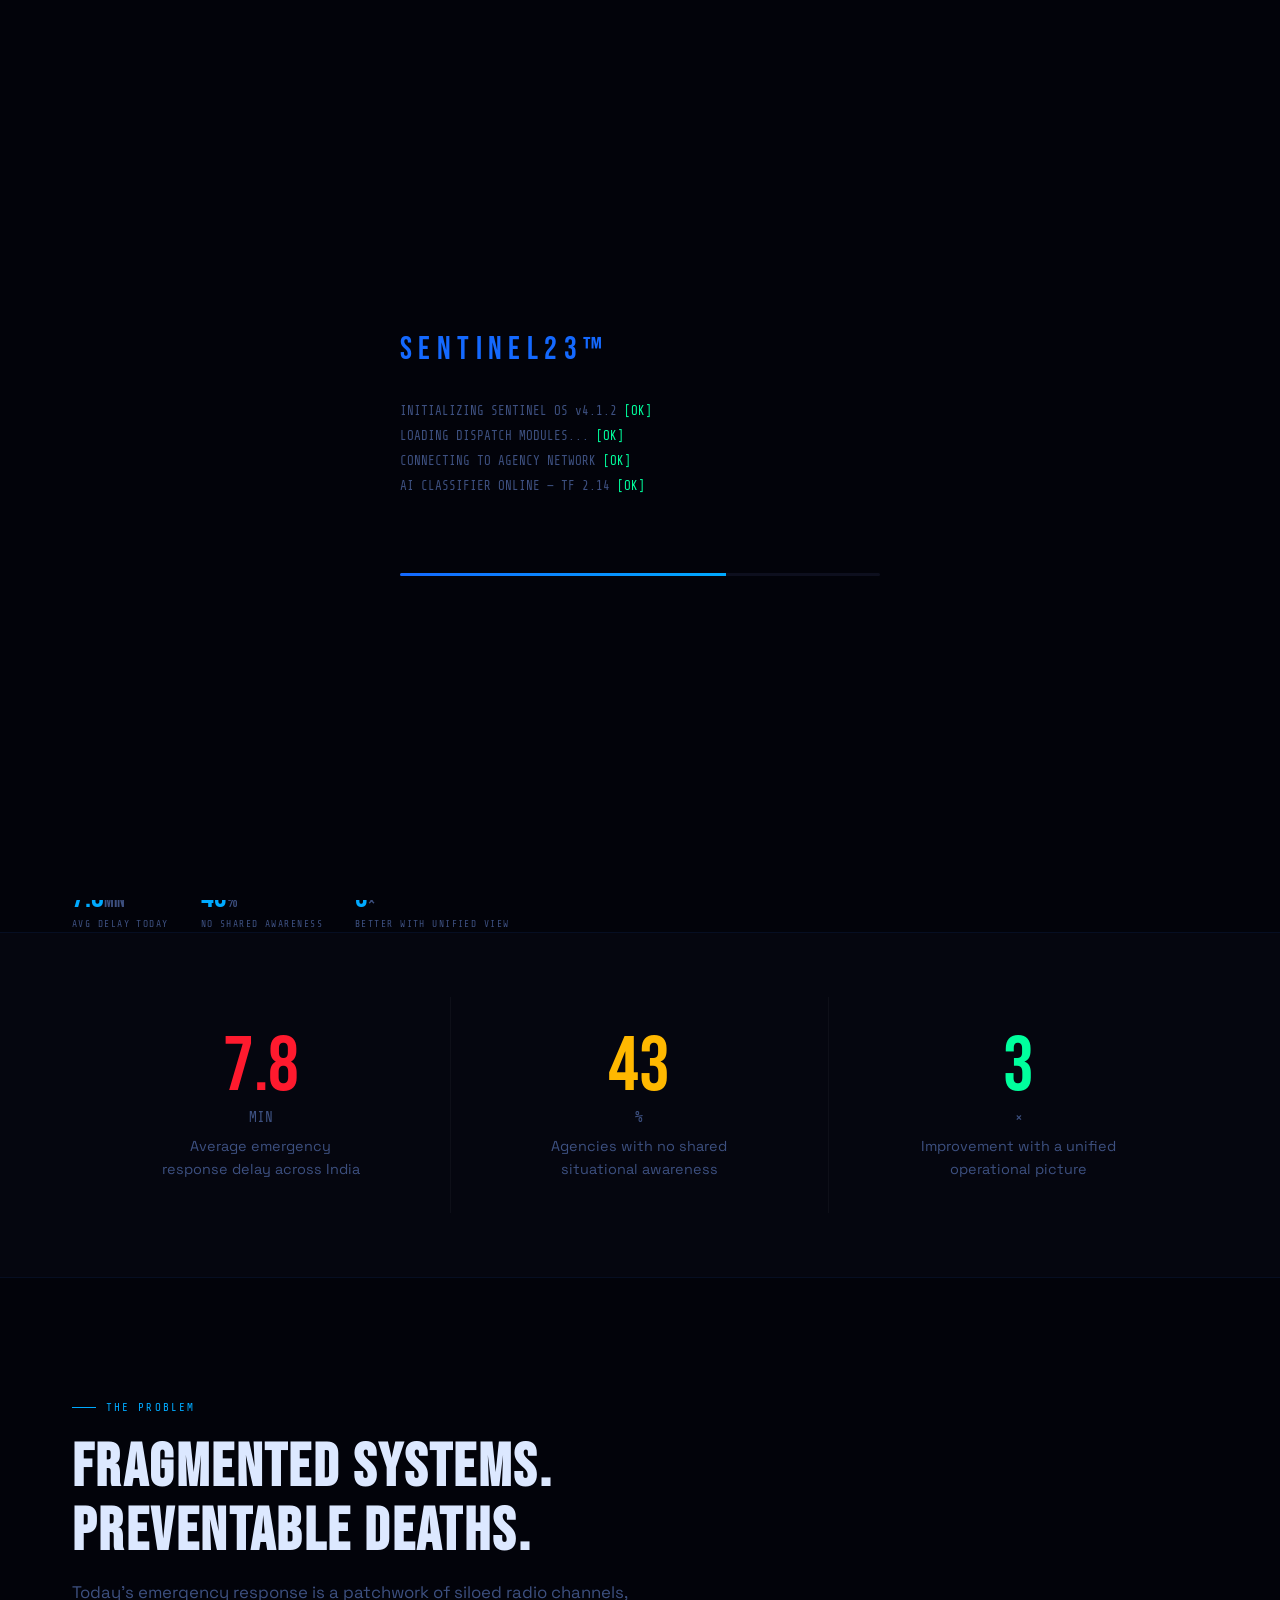
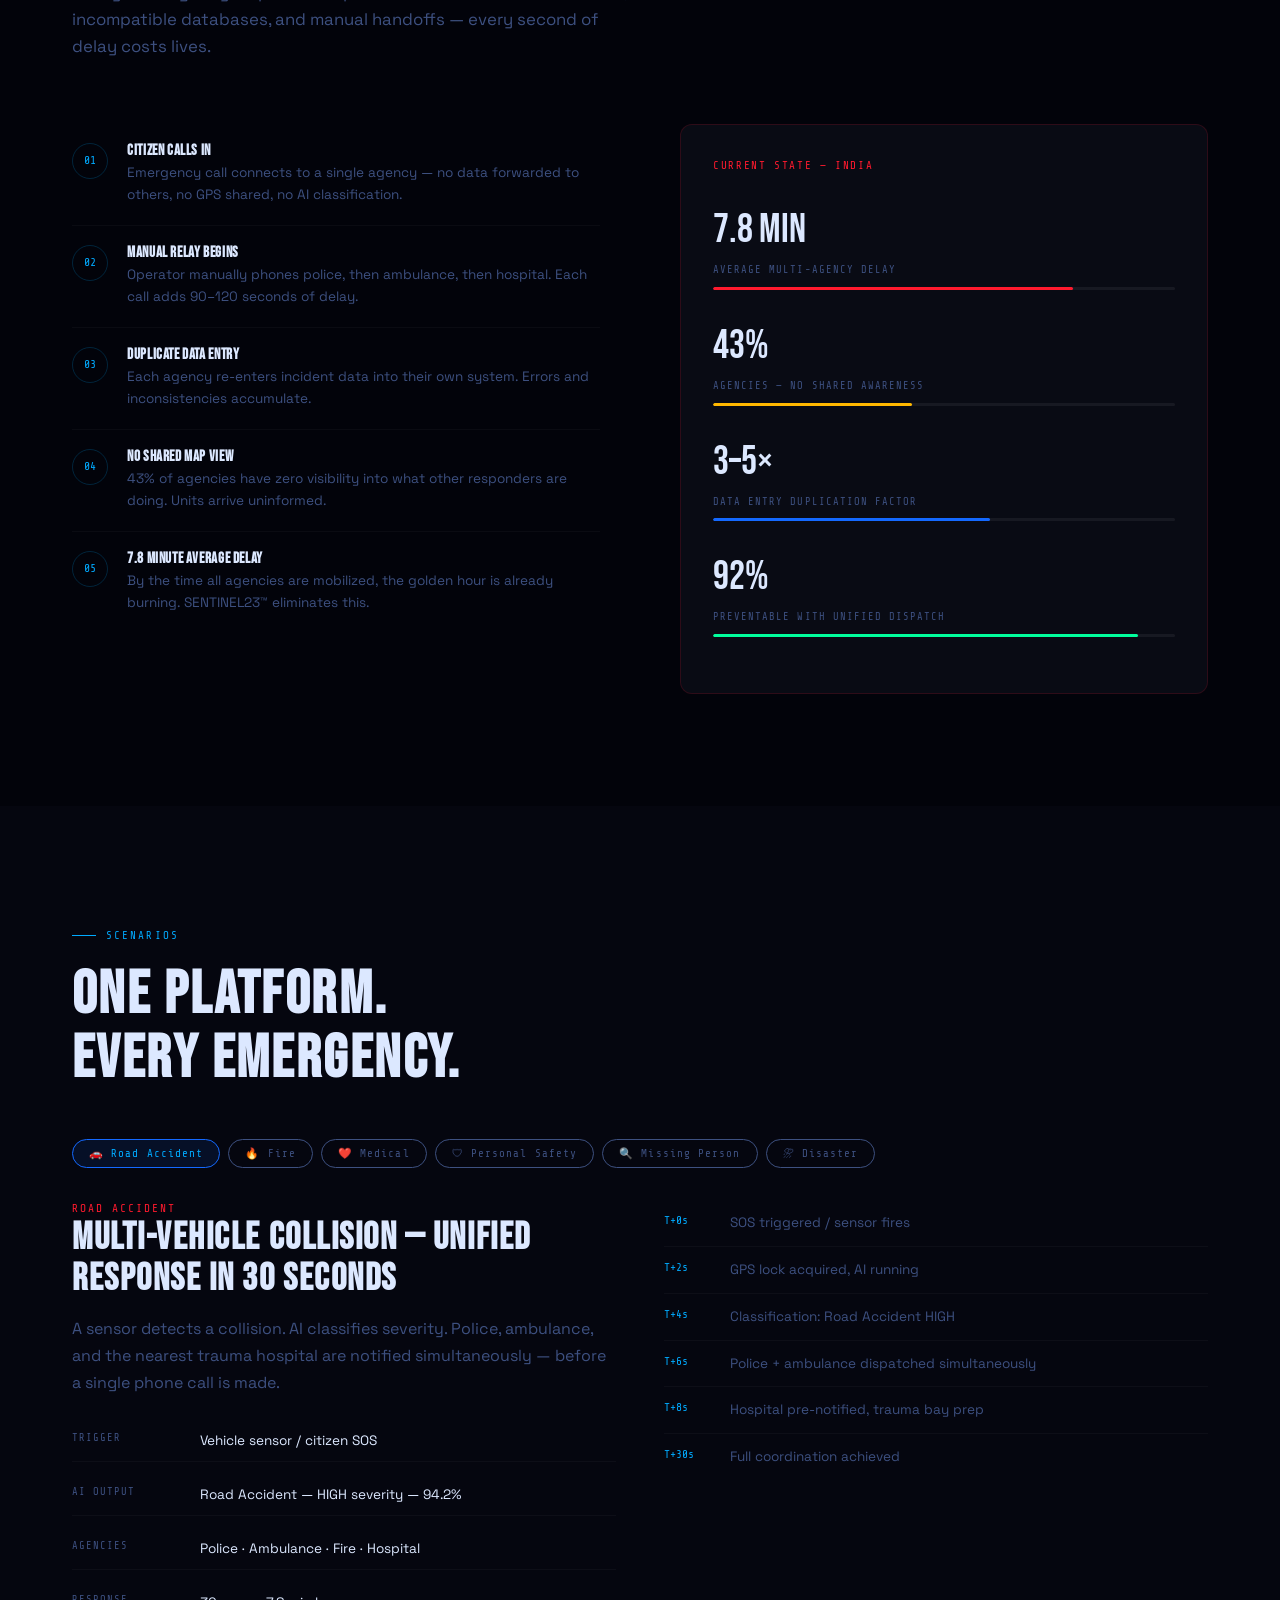
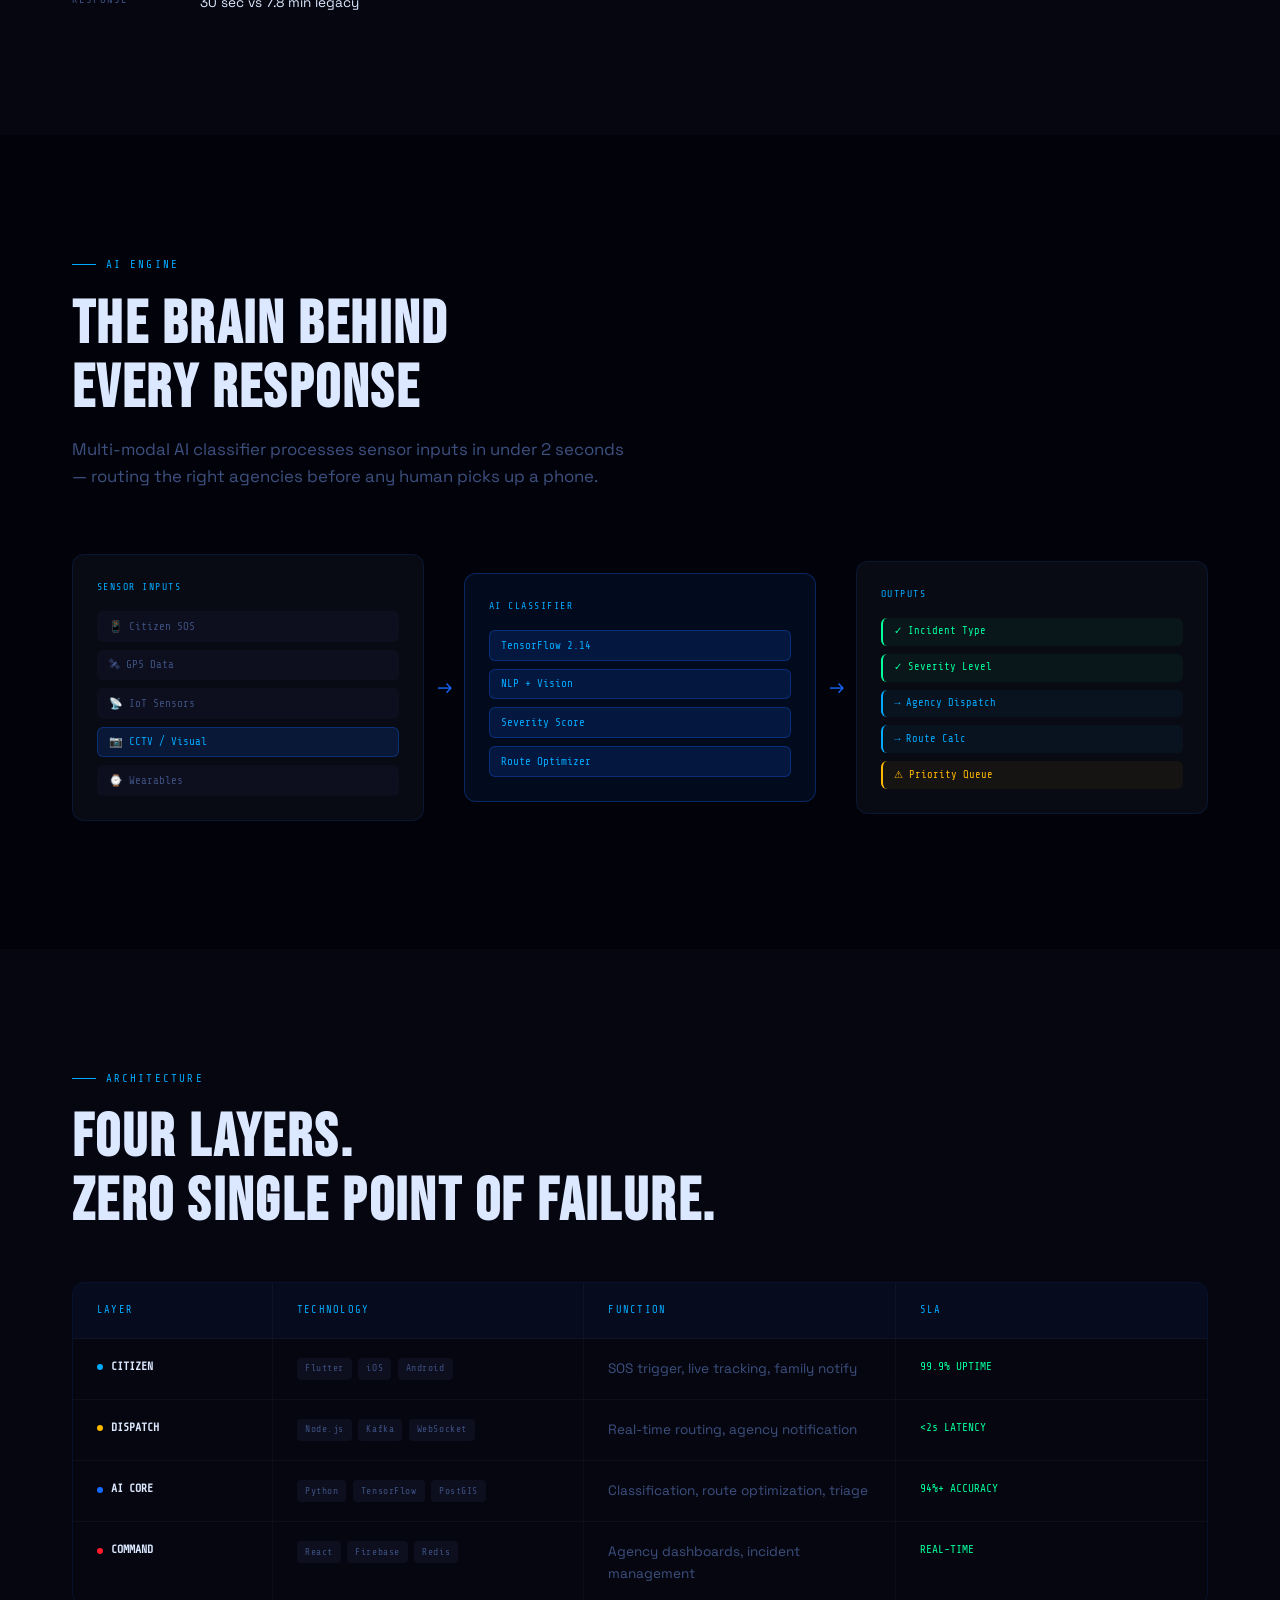
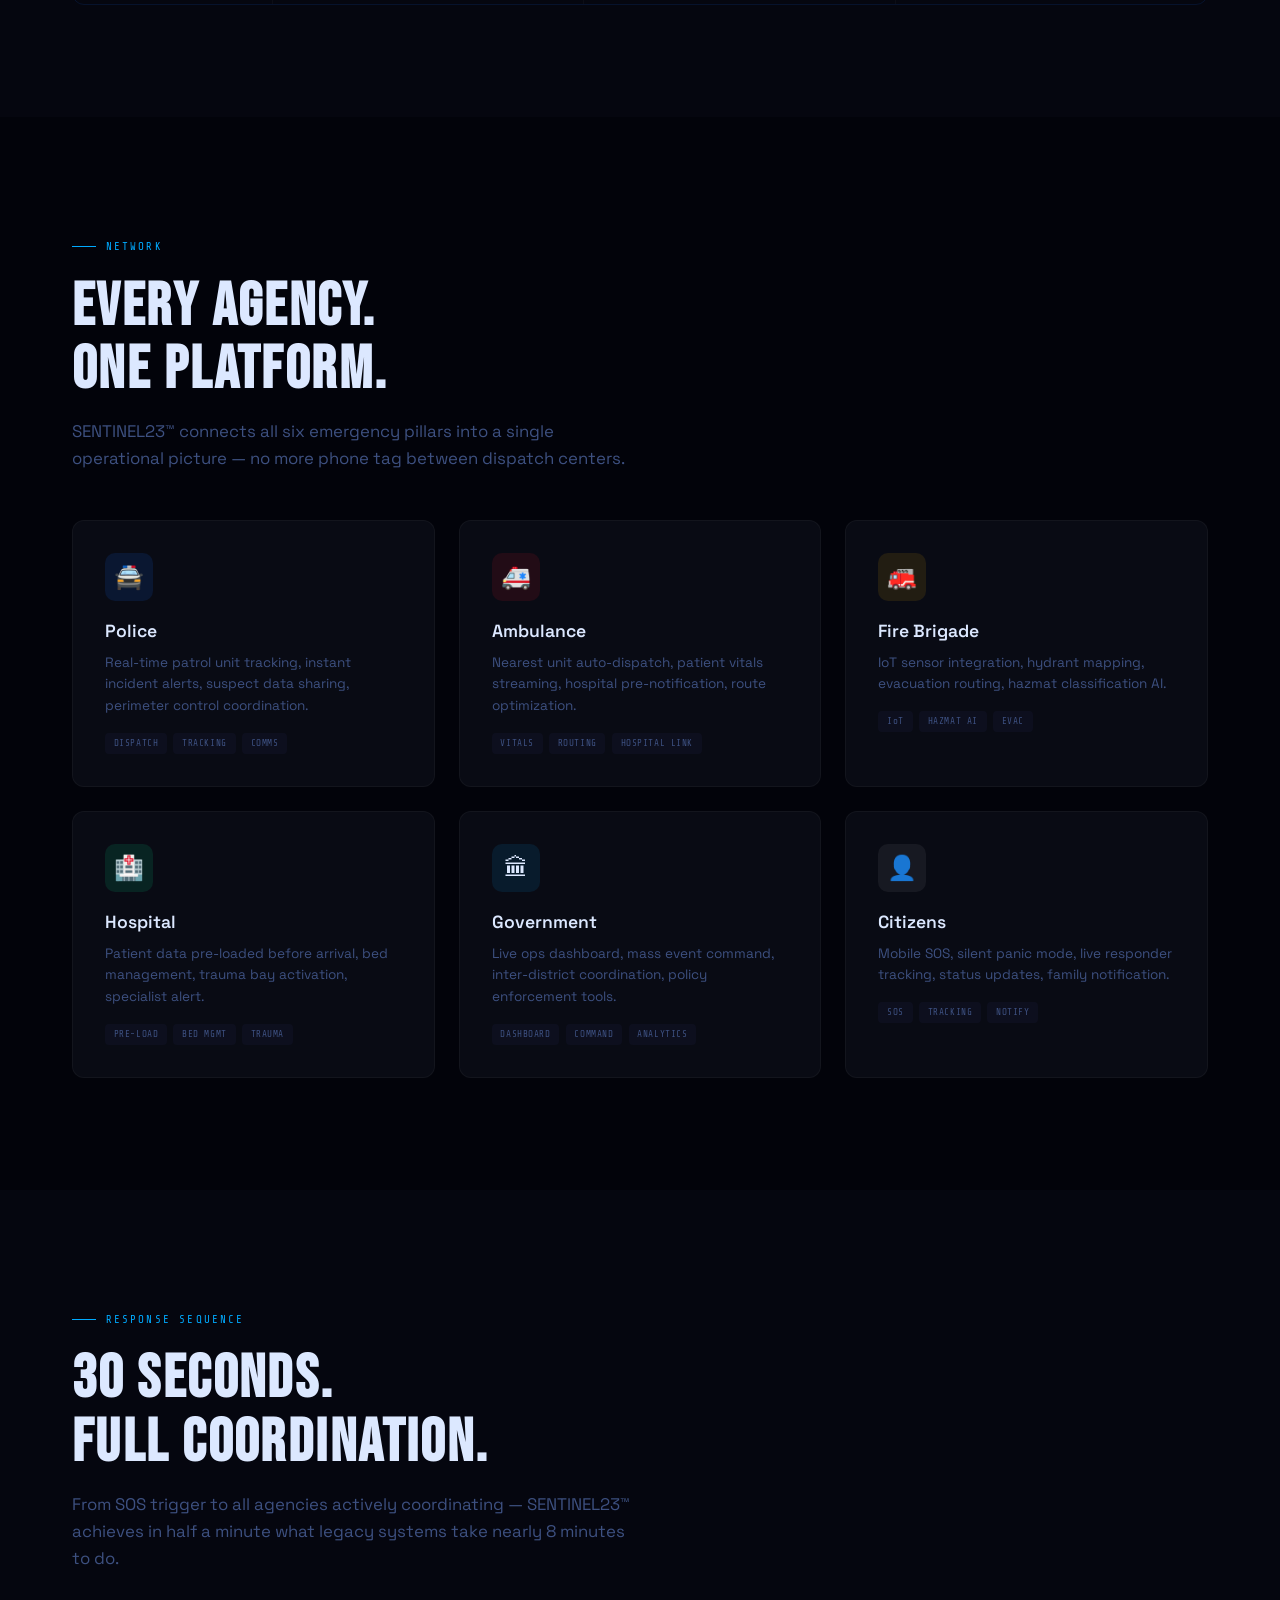
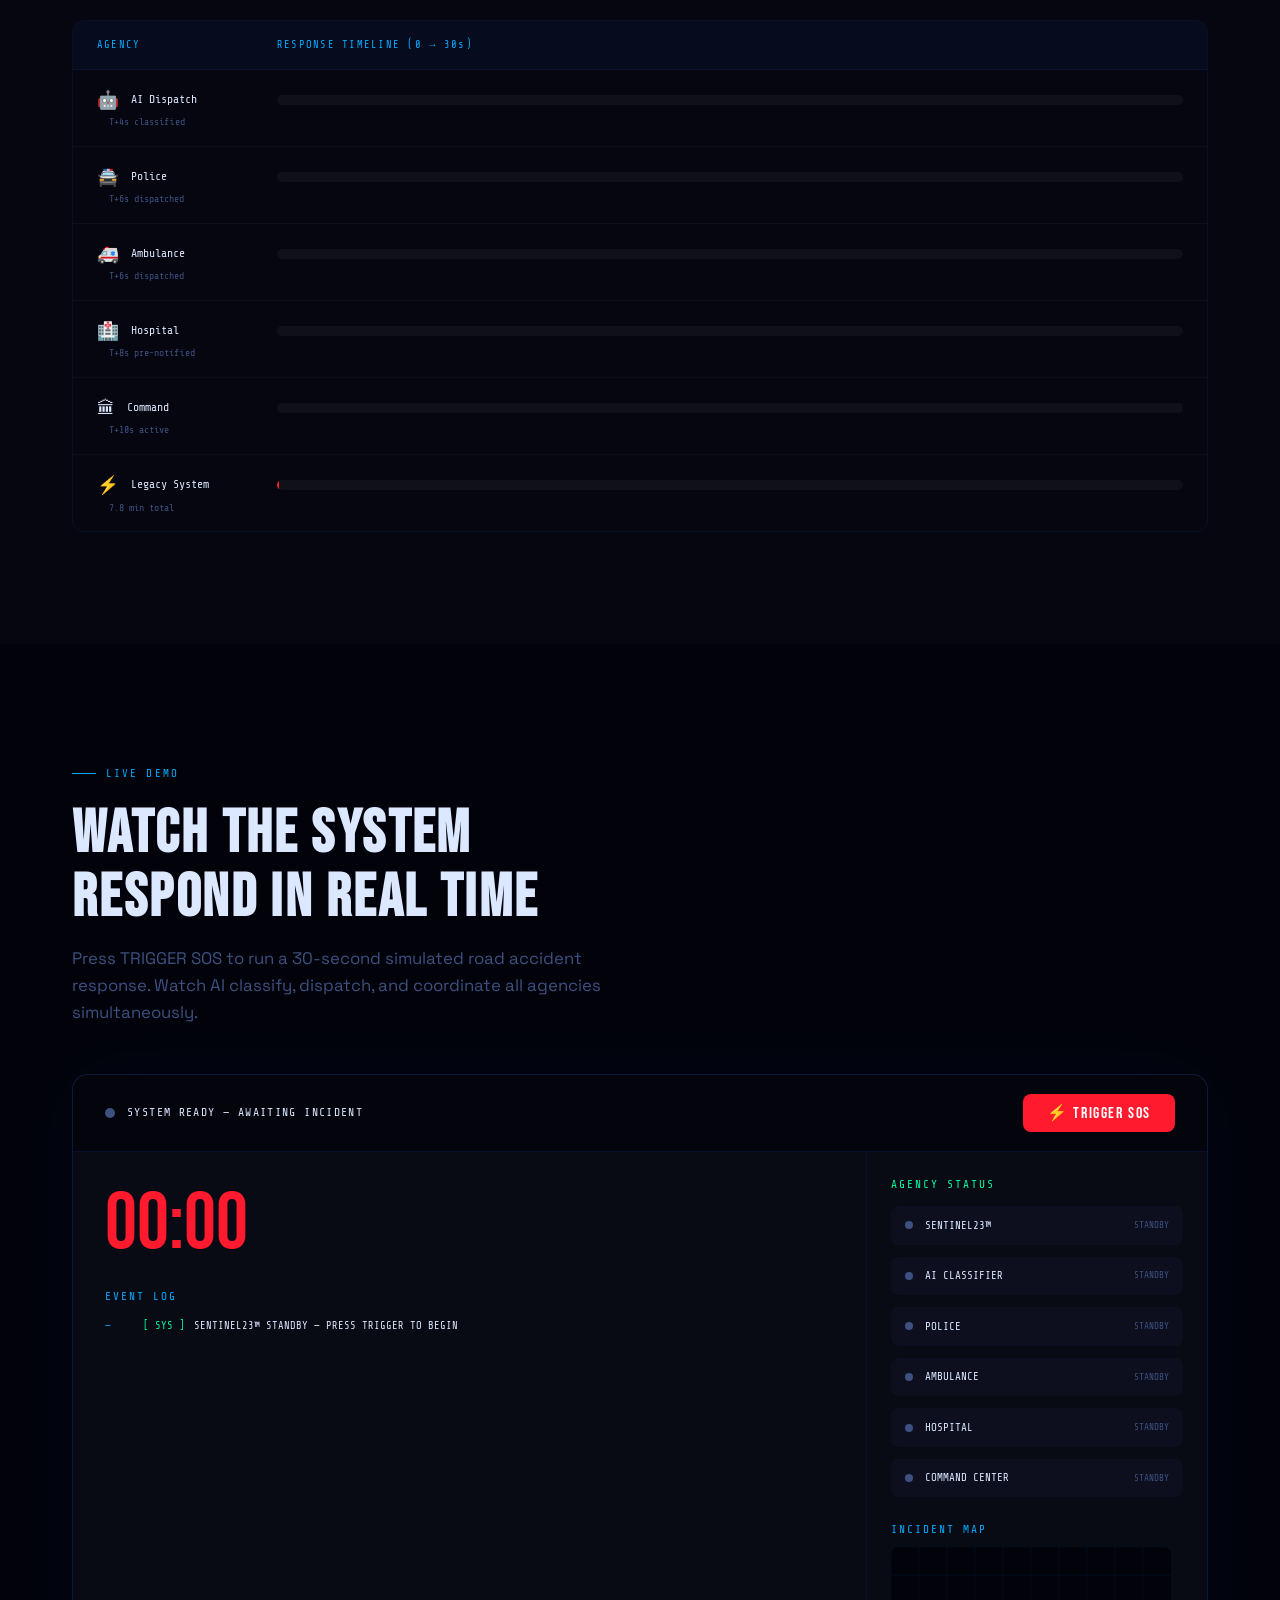
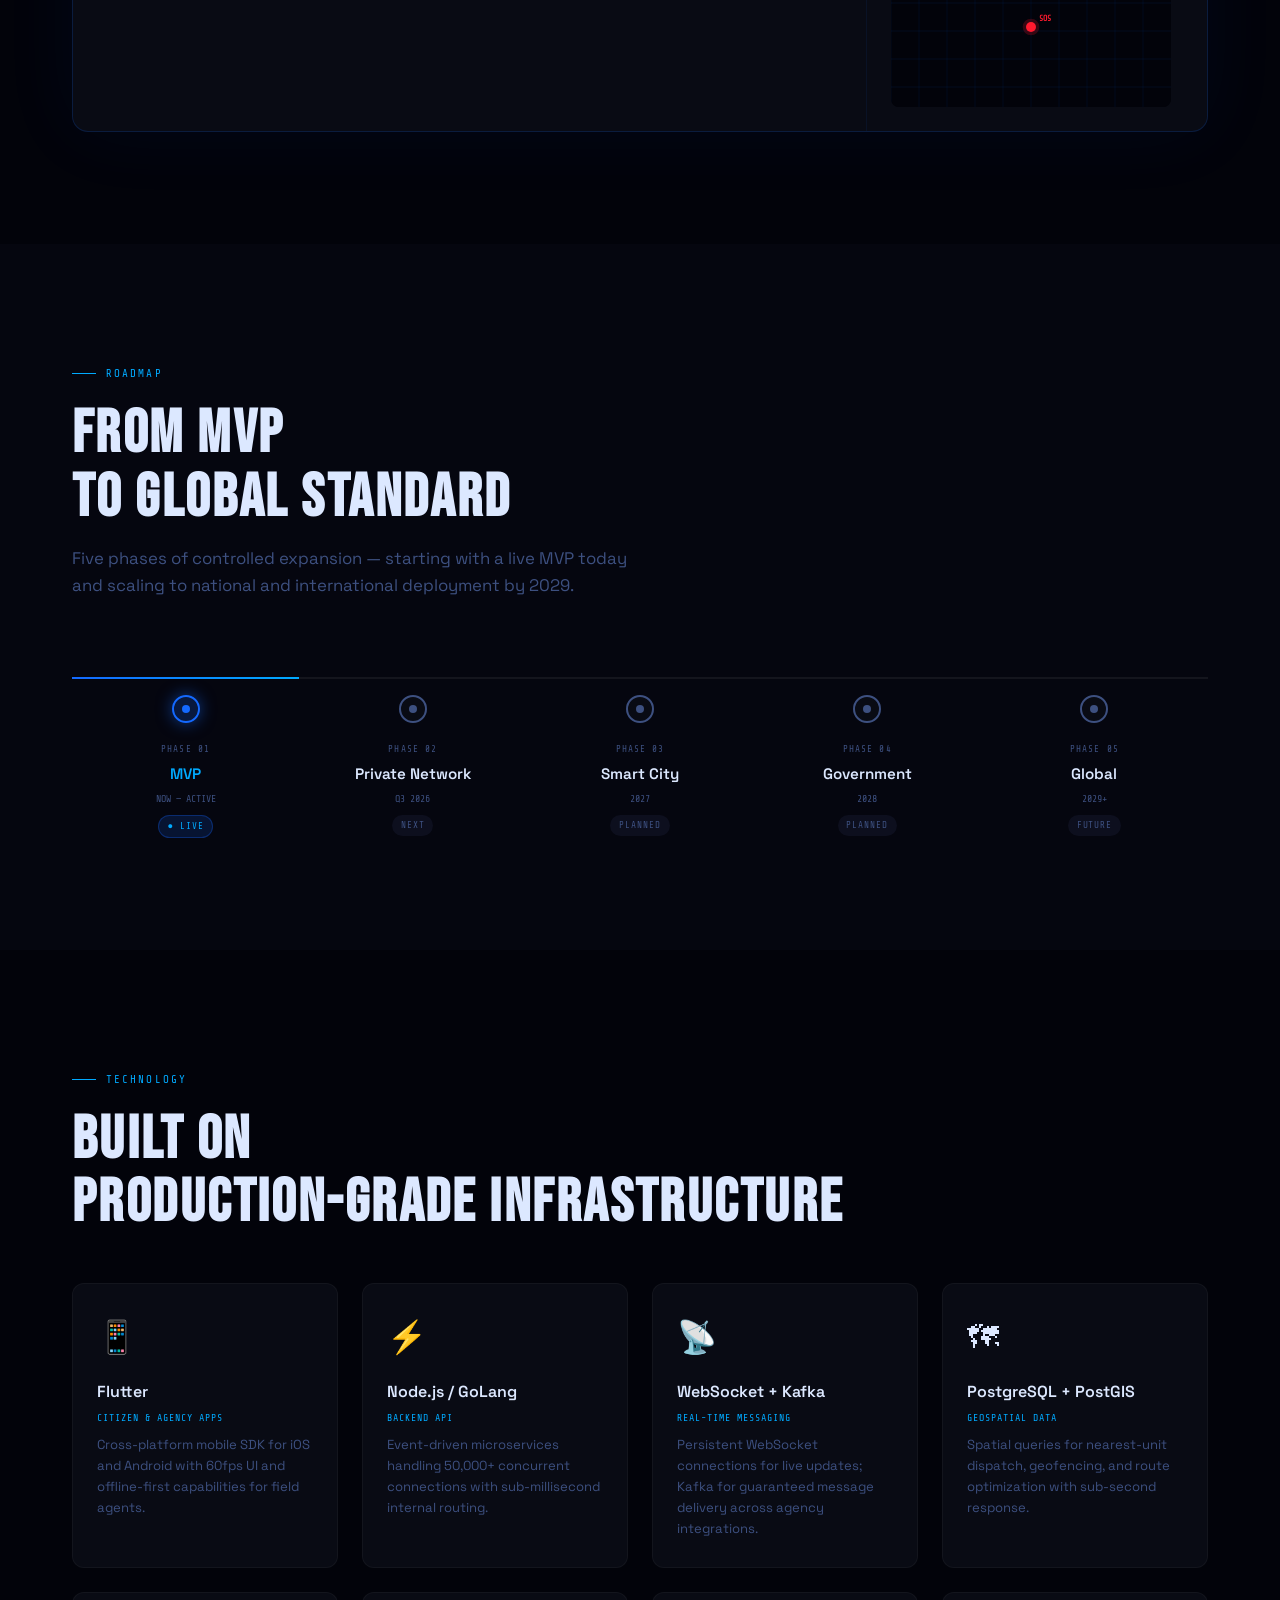
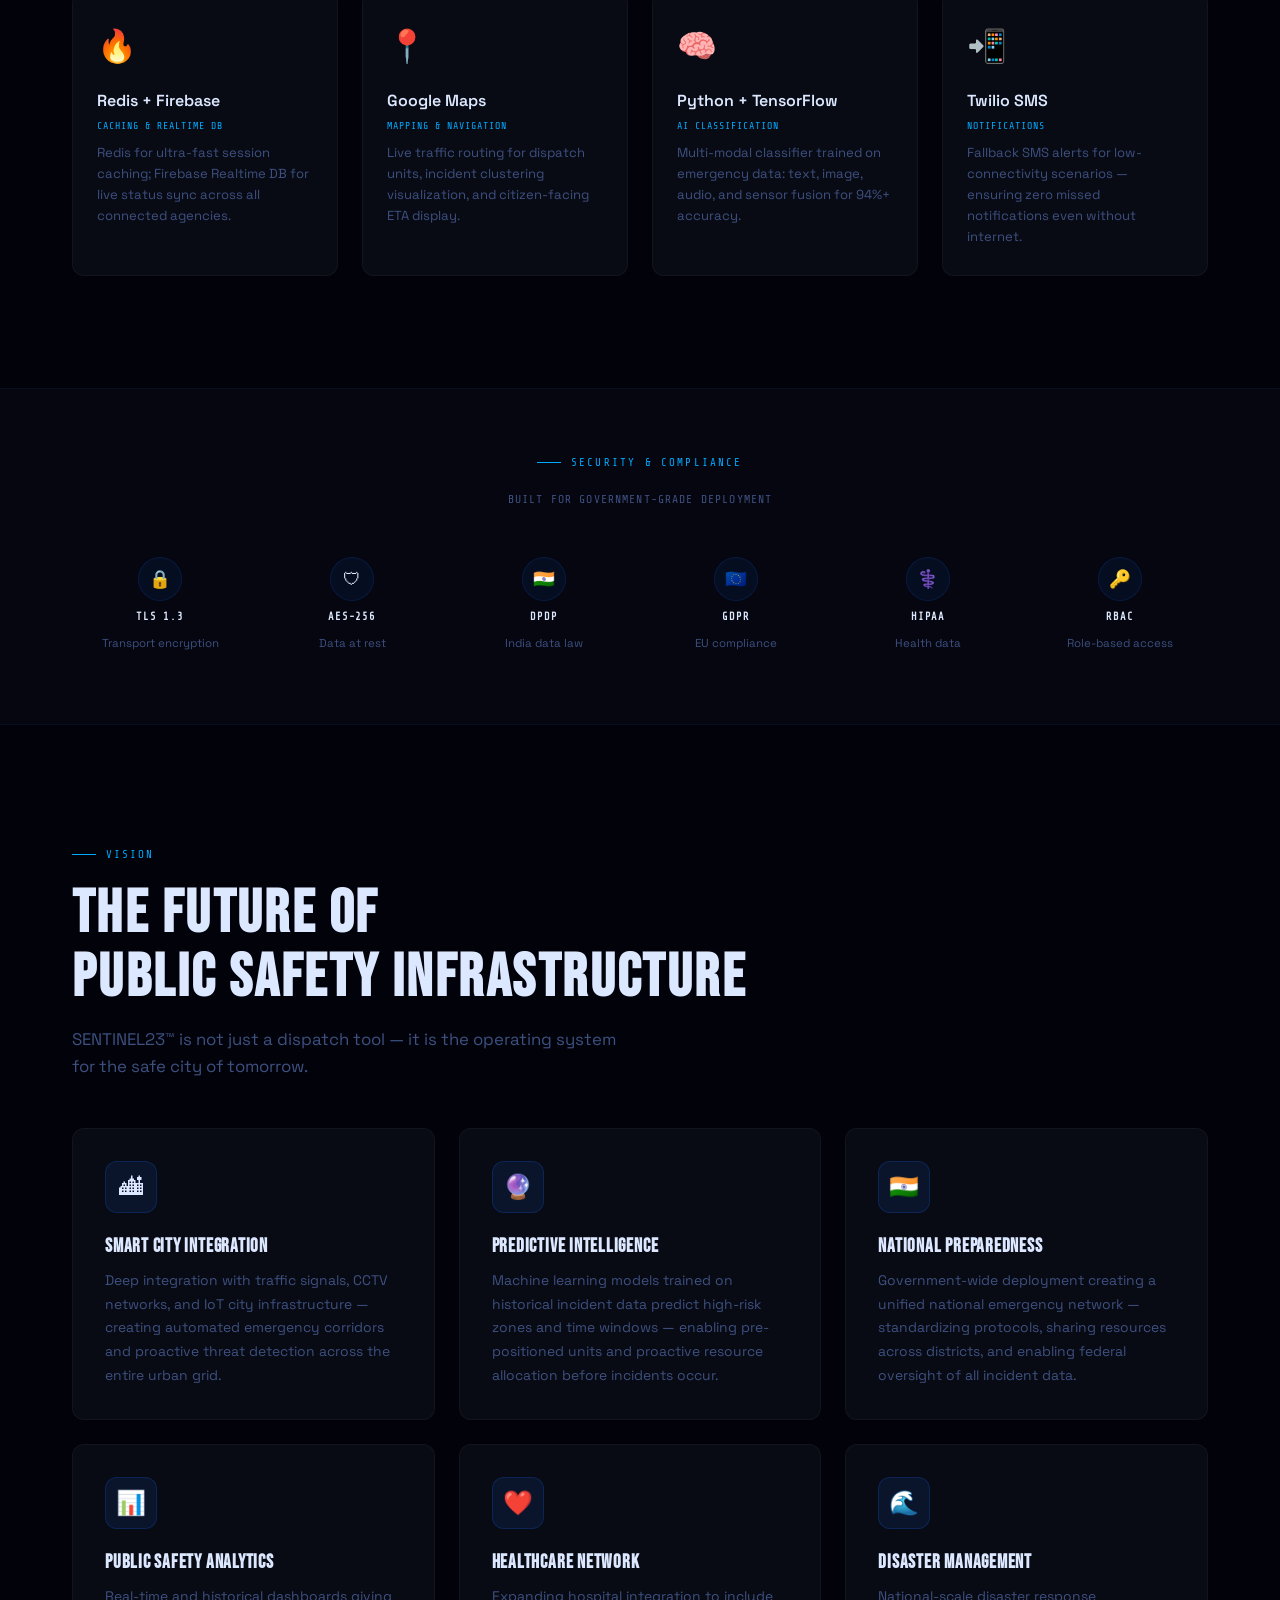
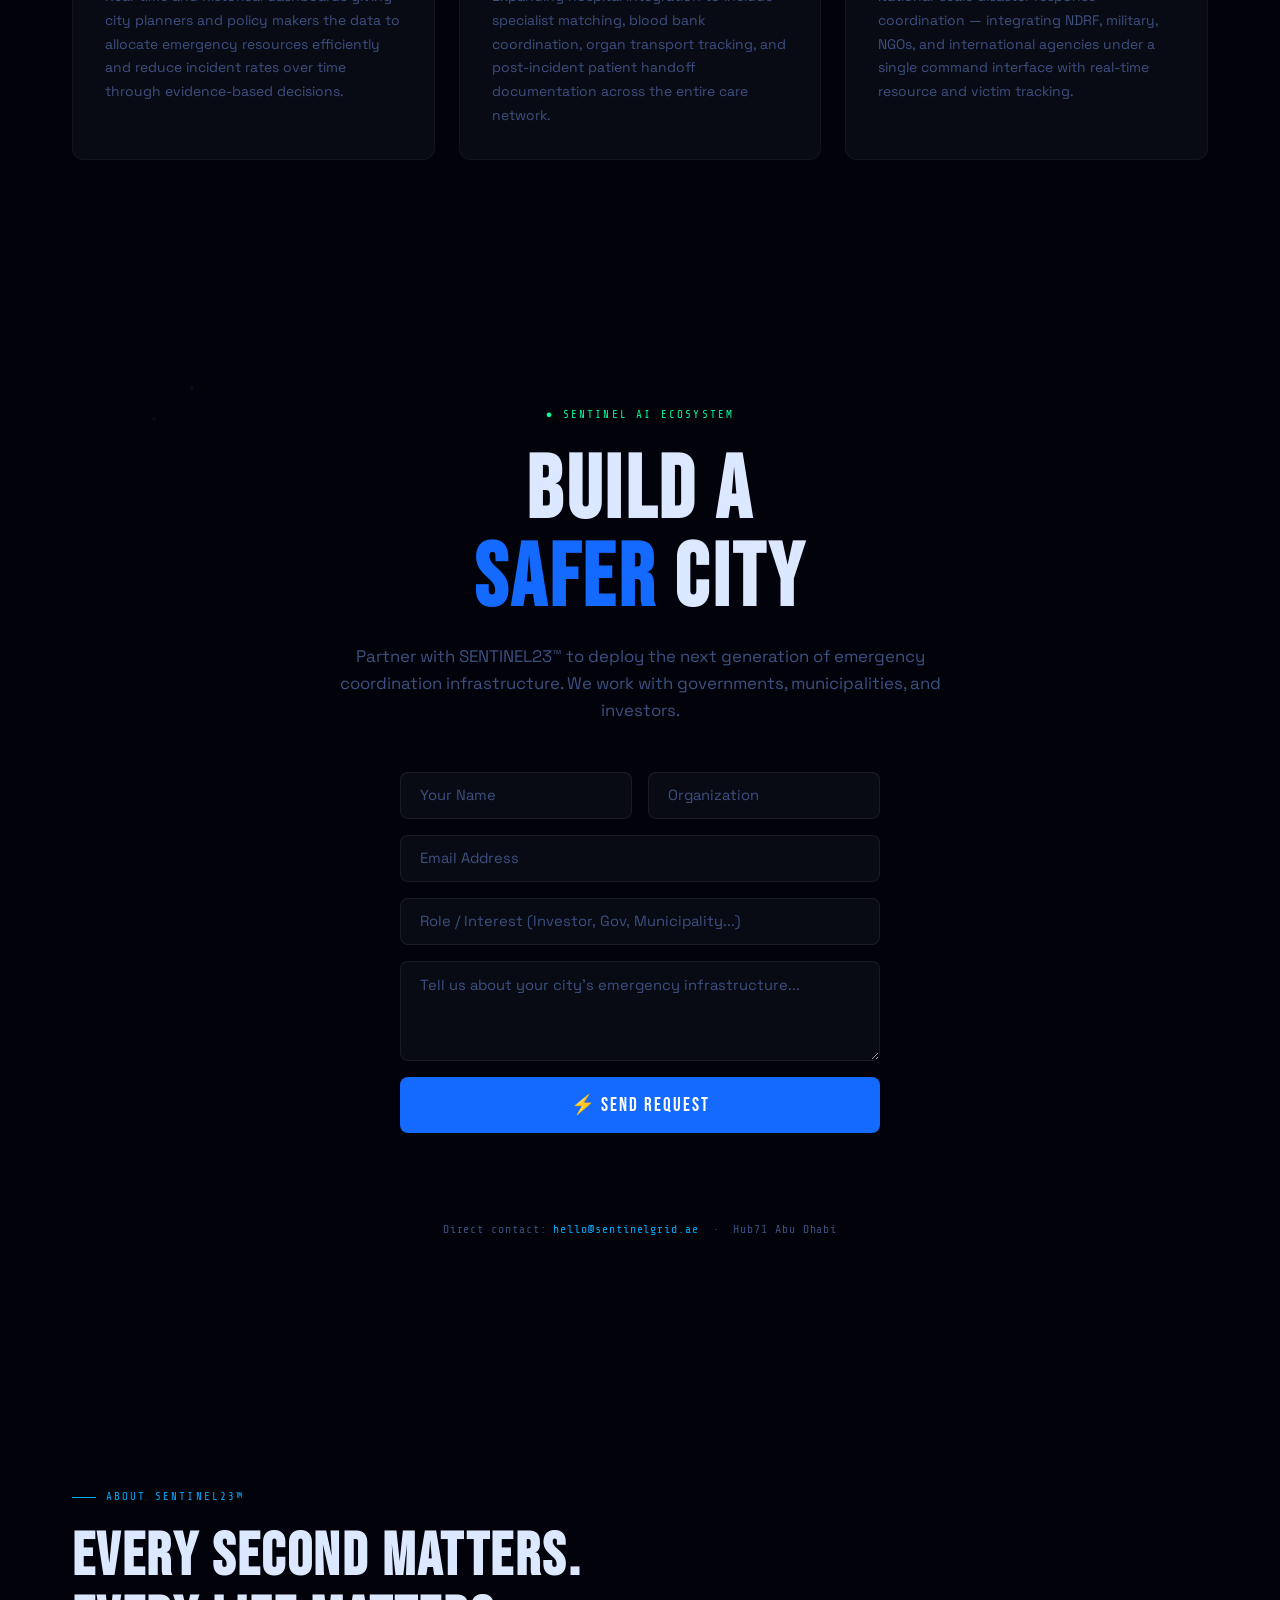
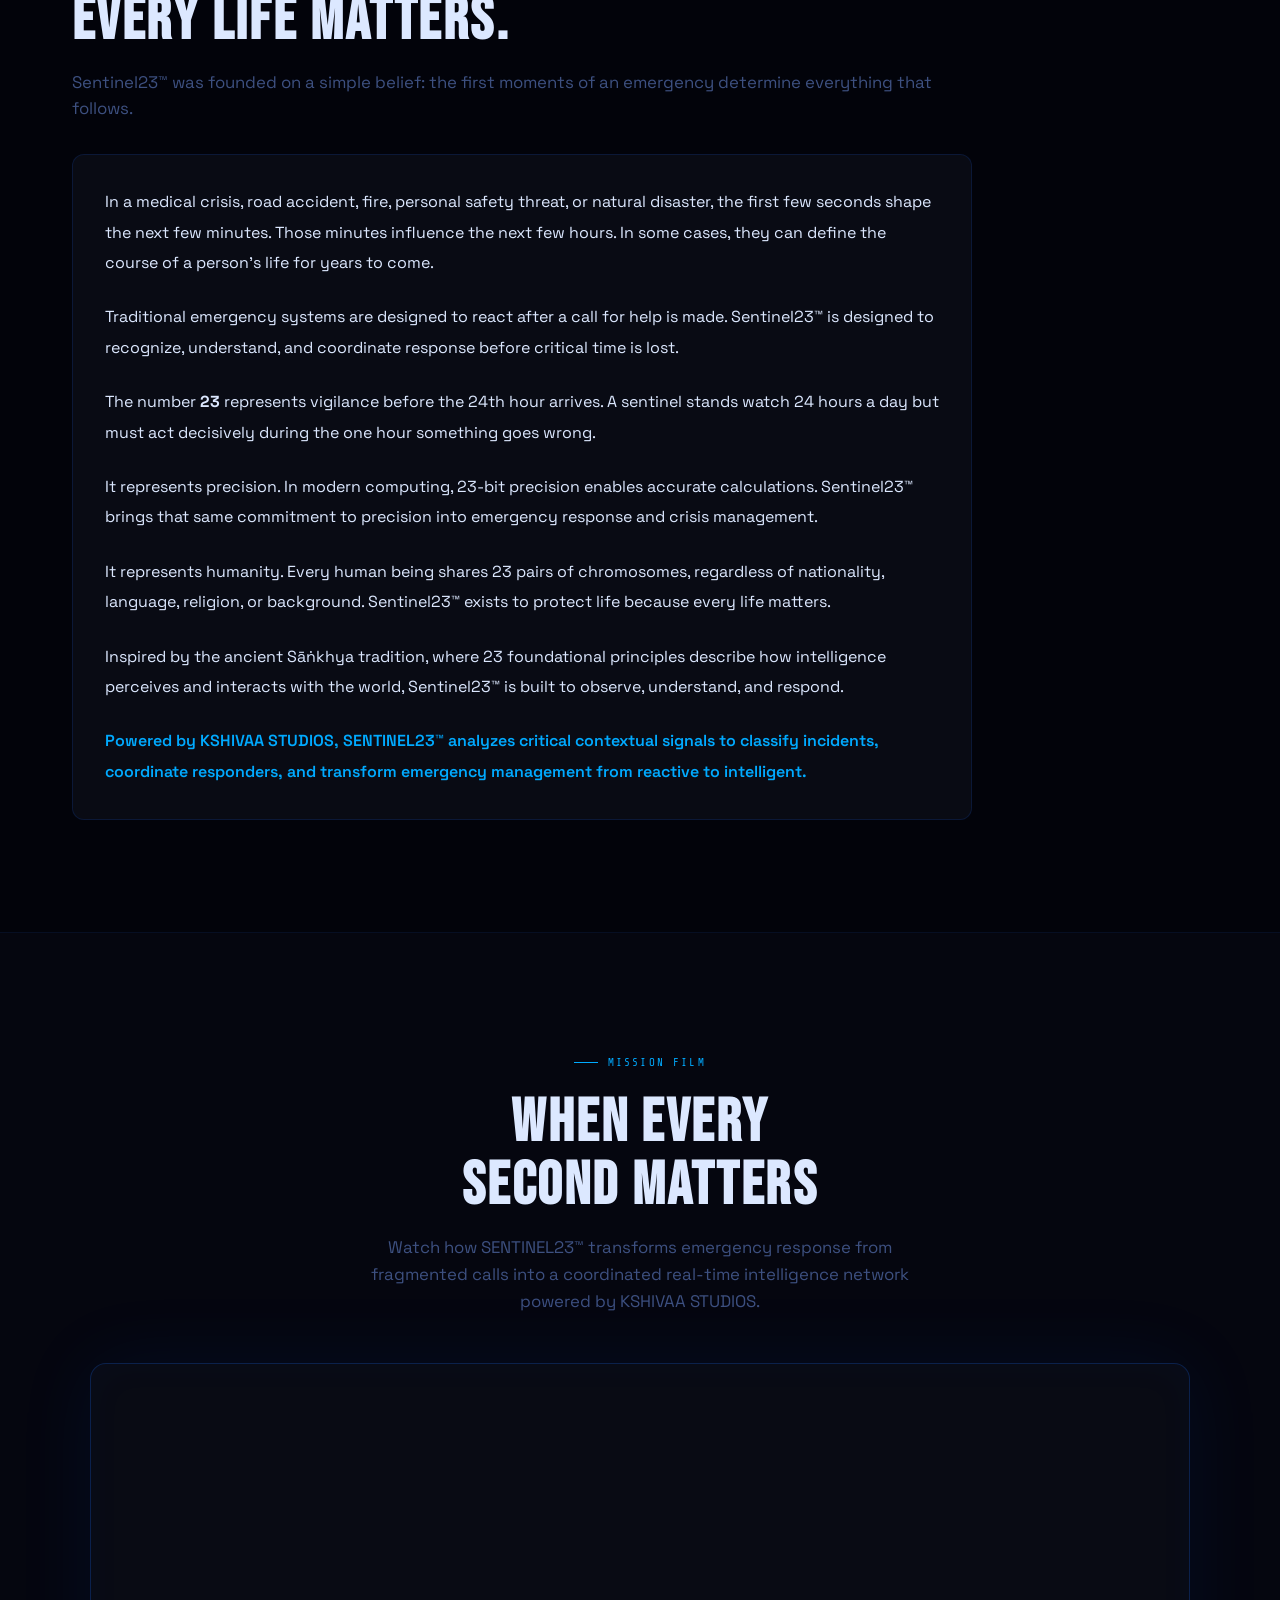
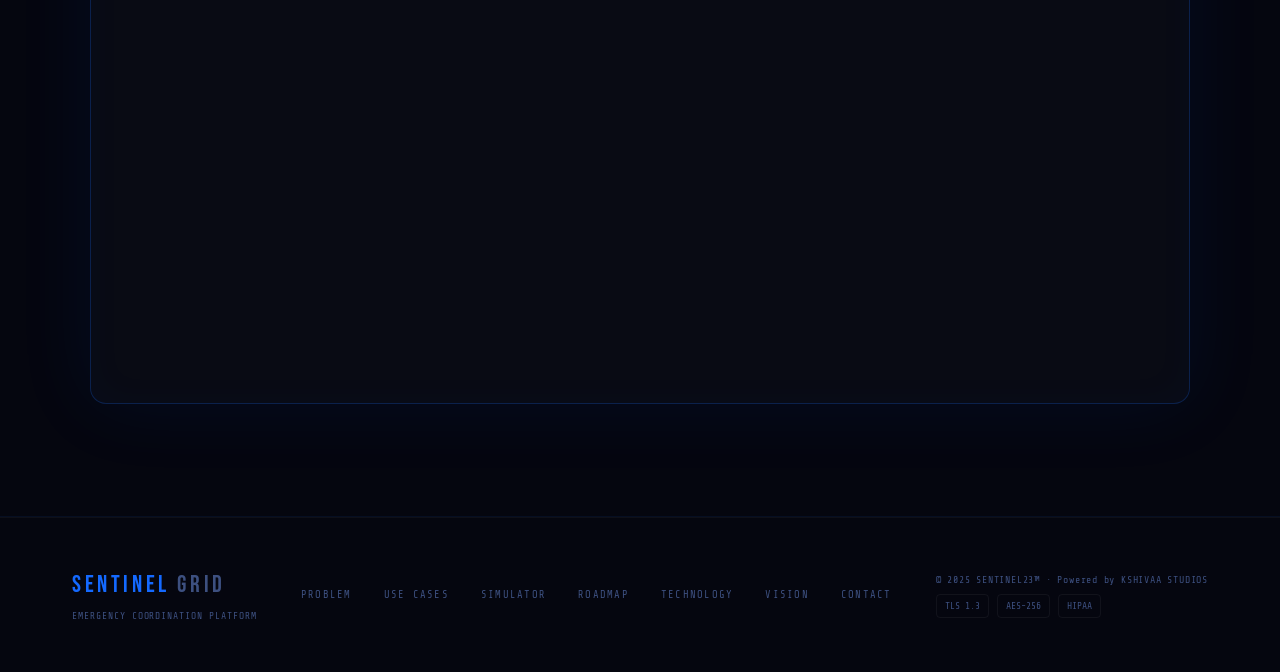
<file: index.html>
<!DOCTYPE html>
<html lang="en">
<head>
<meta charset="UTF-8">
<meta name="viewport" content="width=device-width,initial-scale=1,viewport-fit=cover">
<title>SENTINEL23™ — Emergency Coordination Platform</title>
<meta name="description" content="AI-powered emergency coordination platform connecting citizens, police, ambulance, fire, hospitals and government in real-time.">
<link rel="preconnect" href="https://fonts.googleapis.com">
<link rel="preconnect" href="https://fonts.gstatic.com" crossorigin>
<link href="https://fonts.googleapis.com/css2?family=Bebas+Neue&family=Space+Grotesk:wght@300;400;500;600;700&family=Share+Tech+Mono&display=swap" rel="stylesheet">
<style>
/* =============================================
   DESIGN TOKENS
============================================= */
:root{
  --ink:#02030a;
  --deep:#05060f;
  --surface:#090b14;
  --lift:#0d0f1e;
  --blue:#1469ff;
  --blue2:#00aaff;
  --red:#ff1a2e;
  --green:#00ff9d;
  --amber:#ffb800;
  --text:#dce8ff;
  --muted:#3d5080;
  --mono:'Share Tech Mono',monospace;
  --r:8px;
}

/* =============================================
   RESET & BASE
============================================= */
*,*::before,*::after{box-sizing:border-box;margin:0;padding:0}
html{scroll-behavior:smooth;font-size:16px}
body{
  background:var(--ink);
  color:var(--text);
  font-family:'Space Grotesk',sans-serif;
  font-weight:400;
  line-height:1.6;
  overflow-x:hidden;
  cursor:none;
}
img{display:block;max-width:100%}
a{color:inherit;text-decoration:none}
ul{list-style:none}
button{cursor:none;font-family:inherit;border:none;background:none;color:inherit}
input,textarea{font-family:inherit}

/* =============================================
   TYPOGRAPHY
============================================= */
h1,h2,h3,h4,.bebas{font-family:'Bebas Neue',sans-serif;letter-spacing:.04em;line-height:1.05}
.mono{font-family:var(--mono)}
.label{
  font-family:var(--mono);
  font-size:.7rem;
  letter-spacing:.18em;
  text-transform:uppercase;
  color:var(--muted);
}
.label-blue{color:var(--blue2)}
.label-green{color:var(--green)}
.label-red{color:var(--red)}
.label-amber{color:var(--amber)}

/* =============================================
   LAYOUT
============================================= */
.container{max-width:1200px;margin:0 auto;padding:0 2rem}
.grid-2{display:grid;grid-template-columns:1fr 1fr;gap:2rem}
.grid-3{display:grid;grid-template-columns:repeat(3,1fr);gap:2rem}
.grid-4{display:grid;grid-template-columns:repeat(4,1fr);gap:1.5rem}

/* =============================================
   BUTTONS
============================================= */
.btn-p{
  display:inline-flex;align-items:center;gap:.5rem;
  padding:.75rem 1.75rem;
  background:var(--blue);
  color:#fff;
  font-family:'Bebas Neue',sans-serif;
  font-size:1.1rem;
  letter-spacing:.08em;
  border-radius:var(--r);
  transition:background .2s,transform .15s,box-shadow .2s;
}
.btn-p:hover{background:#0f55d6;transform:translateY(-2px);box-shadow:0 8px 24px rgba(20,105,255,.4)}
.btn-g{
  display:inline-flex;align-items:center;gap:.5rem;
  padding:.75rem 1.75rem;
  background:transparent;
  color:var(--text);
  font-family:'Bebas Neue',sans-serif;
  font-size:1.1rem;
  letter-spacing:.08em;
  border:1px solid var(--muted);
  border-radius:var(--r);
  transition:border-color .2s,color .2s,transform .15s;
}
.btn-g:hover{border-color:var(--blue2);color:var(--blue2);transform:translateY(-2px)}

/* =============================================
   SCROLL PROGRESS
============================================= */
#scroll-prog{
  position:fixed;top:0;left:0;height:2px;
  background:linear-gradient(90deg,var(--blue),var(--blue2));
  width:0%;z-index:9999;transition:width .1s linear;
}

/* =============================================
   CUSTOM CURSOR
============================================= */
#cur-dot{
  position:fixed;width:8px;height:8px;
  background:var(--blue2);border-radius:50%;
  pointer-events:none;z-index:9998;
  transform:translate(-50%,-50%);
  transition:width .15s,height .15s,background .15s;
}
#cur-ring{
  position:fixed;width:32px;height:32px;
  border:1px solid rgba(0,170,255,.5);border-radius:50%;
  pointer-events:none;z-index:9997;
  transform:translate(-50%,-50%);
  transition:transform .08s linear,width .15s,height .15s,border-color .15s;
}
body.hovering #cur-dot{width:12px;height:12px;background:var(--blue)}
body.hovering #cur-ring{width:44px;height:44px;border-color:var(--blue)}

/* =============================================
   BOOT SEQUENCE
============================================= */
#boot{
  position:fixed;inset:0;z-index:10000;
  background:var(--ink);
  display:flex;align-items:center;justify-content:center;
  flex-direction:column;gap:2rem;
  transition:opacity .6s ease,visibility .6s ease;
}
#boot.done{opacity:0;visibility:hidden;pointer-events:none}
.boot-inner{width:min(480px,90vw)}
.boot-logo{
  font-family:'Bebas Neue',sans-serif;
  font-size:2rem;letter-spacing:.2em;
  color:var(--blue);margin-bottom:1.5rem;
}
.boot-lines{min-height:9rem}
.boot-line{
  font-family:var(--mono);
  font-size:.78rem;color:var(--muted);
  line-height:2;opacity:0;
  transition:opacity .3s;
}
.boot-line.show{opacity:1}
.boot-line.ok::after{content:' [OK]';color:var(--green)}
.boot-line.err::after{content:' [ERR]';color:var(--red)}
.boot-line.warn::after{content:' [WARN]';color:var(--amber)}
.boot-bar-wrap{
  height:3px;background:var(--lift);
  border-radius:2px;overflow:hidden;
  margin-top:1.5rem;
}
.boot-bar{height:100%;width:0%;background:linear-gradient(90deg,var(--blue),var(--blue2));transition:width .4s ease}

/* =============================================
   ALERT TICKER
============================================= */
#ticker{
  position:fixed;top:0;left:0;right:0;z-index:900;
  background:var(--red);height:28px;
  display:flex;align-items:center;overflow:hidden;
}
.ticker-label{
  font-family:var(--mono);font-size:.65rem;letter-spacing:.12em;
  background:#fff;color:var(--red);
  padding:0 .75rem;height:100%;
  display:flex;align-items:center;white-space:nowrap;flex-shrink:0;
}
.ticker-track{
  display:flex;gap:0;
  animation:tickScroll 30s linear infinite;
  white-space:nowrap;
}
.ticker-item{
  font-family:var(--mono);font-size:.65rem;letter-spacing:.08em;
  padding:0 2.5rem;color:#fff;
  display:flex;align-items:center;gap:.75rem;
}
.ticker-item::before{content:'●';font-size:.4rem;color:rgba(255,255,255,.6)}
@keyframes tickScroll{0%{transform:translateX(0)}100%{transform:translateX(-50%)}}

/* =============================================
   NAV
============================================= */
#nav{
  position:fixed;top:28px;left:0;right:0;z-index:800;
  padding:.85rem 2rem;
  display:flex;align-items:center;justify-content:space-between;
  transition:background .3s,backdrop-filter .3s,padding .3s;
}
#nav.scrolled{
  background:rgba(2,3,10,.92);
  backdrop-filter:blur(20px);
  padding:.6rem 2rem;
  border-bottom:1px solid rgba(20,105,255,.12);
}
.nav-logo{
  font-family:'Bebas Neue',sans-serif;
  font-size:1.4rem;letter-spacing:.15em;
  color:var(--blue);
}
.nav-logo span{color:var(--text)}
.nav-links{display:flex;gap:2rem;align-items:center}
.nav-links a{
  font-family:var(--mono);font-size:.72rem;
  letter-spacing:.12em;text-transform:uppercase;
  color:var(--muted);
  transition:color .2s;
}
.nav-links a:hover{color:var(--blue2)}
.nav-links .btn-p{font-size:.85rem;padding:.5rem 1.2rem}
.nav-hamburger{
  display:none;flex-direction:column;gap:5px;
  width:28px;padding:4px 0;
}
.nav-hamburger span{
  height:1.5px;background:var(--text);
  border-radius:2px;transition:transform .3s,opacity .3s;
}
.nav-hamburger.open span:nth-child(1){transform:translateY(6.5px) rotate(45deg)}
.nav-hamburger.open span:nth-child(2){opacity:0}
.nav-hamburger.open span:nth-child(3){transform:translateY(-6.5px) rotate(-45deg)}
.nav-mobile{
  display:none;position:fixed;top:calc(28px + 52px);
  left:0;right:0;
  background:rgba(5,6,15,.97);
  backdrop-filter:blur(20px);
  padding:2rem;flex-direction:column;gap:1.5rem;
  border-bottom:1px solid rgba(20,105,255,.15);
  z-index:799;
}
.nav-mobile.open{display:flex}
.nav-mobile a{
  font-family:var(--mono);font-size:.85rem;
  letter-spacing:.12em;text-transform:uppercase;
  color:var(--muted);transition:color .2s;
}
.nav-mobile a:hover{color:var(--blue2)}

/* =============================================
   SECTION SHARED
============================================= */
.section{padding:7rem 0}
.section-alt{background:var(--deep)}
.sec-eyebrow{
  display:inline-flex;align-items:center;gap:.6rem;
  font-family:var(--mono);font-size:.68rem;
  letter-spacing:.2em;text-transform:uppercase;
  color:var(--blue2);margin-bottom:1.2rem;
}
.sec-eyebrow::before{content:'';display:block;width:24px;height:1px;background:var(--blue2)}
.sec-title{font-size:clamp(2.2rem,5vw,3.8rem);color:var(--text);margin-bottom:1rem}
.sec-sub{color:var(--muted);max-width:560px;font-size:1.05rem}

/* =============================================
   REVEAL ANIMATIONS
============================================= */
.rv,.rv-l,.rv-r{opacity:0;transition:opacity .7s ease,transform .7s ease}
.rv{transform:translateY(32px)}
.rv-l{transform:translateX(-32px)}
.rv-r{transform:translateX(32px)}
.rv.up,.rv-l.up,.rv-r.up{opacity:1;transform:none}

/* =============================================
   HERO
============================================= */
#hero{
  position:relative;min-height:100vh;
  display:flex;align-items:center;
  padding-top:calc(28px + 80px);
  overflow:hidden;
}
#hero-canvas{position:absolute;inset:0;z-index:0}
.hero-atmo{
  position:absolute;inset:0;z-index:1;
  background:radial-gradient(ellipse 80% 60% at 50% 40%, rgba(20,105,255,.07) 0%, transparent 70%);
  pointer-events:none;
}
.hero-atmo2{
  position:absolute;inset:0;z-index:1;
  background:radial-gradient(ellipse 40% 40% at 80% 60%, rgba(255,26,46,.04) 0%, transparent 60%);
  pointer-events:none;
}
.hero-inner{
  position:relative;z-index:2;
  display:grid;grid-template-columns:1fr 440px;
  gap:4rem;align-items:center;
  width:100%;max-width:1200px;
  margin:0 auto;padding:0 2rem;
}
.hero-left{}
.hero-badge{
  display:inline-flex;align-items:center;gap:.5rem;
  font-family:var(--mono);font-size:.68rem;
  letter-spacing:.15em;
  border:1px solid rgba(20,105,255,.3);
  border-radius:100px;
  padding:.3rem .9rem;color:var(--blue2);
  margin-bottom:1.5rem;
}
.hero-badge::before{content:'';width:6px;height:6px;border-radius:50%;background:var(--green);animation:blink 1.4s ease-in-out infinite}
@keyframes blink{0%,100%{opacity:1}50%{opacity:.2}}
.hero-h1{
  font-family:'Bebas Neue',sans-serif;
  font-size:clamp(3.5rem,8vw,7rem);
  line-height:.96;
  color:var(--text);
  margin-bottom:1.5rem;
}
.hero-h1 .glitch{
  position:relative;display:inline-block;
  color:var(--blue);
}
.hero-h1 .glitch::before,.hero-h1 .glitch::after{
  content:attr(data-text);
  position:absolute;left:0;top:0;
  clip-path:polygon(0 0,100% 0,100% 45%,0 45%);
}
.hero-h1 .glitch::before{color:var(--red);animation:glitchA 3.5s infinite;left:2px}
.hero-h1 .glitch::after{color:var(--blue2);animation:glitchB 3.5s infinite;left:-2px}
@keyframes glitchA{0%,94%,100%{opacity:0;transform:none}95%{opacity:.7;transform:skewX(-2deg) translateX(3px)}97%{opacity:.4;transform:skewX(1deg) translateX(-2px)}}
@keyframes glitchB{0%,92%,100%{opacity:0;transform:none}93%{opacity:.6;transform:skewX(2deg) translateX(-3px)}96%{opacity:.3;transform:none}}
.hero-sub{color:var(--muted);font-size:1.1rem;max-width:500px;margin-bottom:2.5rem;line-height:1.7}
.hero-ctas{display:flex;gap:1rem;flex-wrap:wrap}
.hero-stat-row{
  display:flex;gap:2rem;margin-top:3rem;
  padding-top:2rem;border-top:1px solid rgba(255,255,255,.05);
}
.hero-stat{}
.hero-stat-val{
  font-family:'Bebas Neue',sans-serif;
  font-size:2rem;color:var(--blue2);
  line-height:1;
}
.hero-stat-val span{font-size:1.1rem;color:var(--muted)}
.hero-stat-lbl{font-family:var(--mono);font-size:.6rem;letter-spacing:.15em;color:var(--muted);margin-top:.2rem}

/* OPS PANEL */
.ops-panel{
  background:var(--surface);
  border:1px solid rgba(20,105,255,.18);
  border-radius:12px;
  overflow:hidden;
  box-shadow:0 0 60px rgba(20,105,255,.08), inset 0 0 40px rgba(20,105,255,.03);
}
.ops-header{
  display:flex;align-items:center;justify-content:space-between;
  padding:.75rem 1.2rem;
  border-bottom:1px solid rgba(20,105,255,.1);
  background:rgba(9,11,20,.7);
}
.ops-header-left{display:flex;gap:.5rem;align-items:center}
.ops-dot{width:8px;height:8px;border-radius:50%}
.ops-dot.r{background:var(--red)}
.ops-dot.a{background:var(--amber)}
.ops-dot.g{background:var(--green)}
.ops-title{font-family:var(--mono);font-size:.65rem;letter-spacing:.15em;color:var(--muted);margin-left:.5rem}
.ops-live{
  font-family:var(--mono);font-size:.6rem;letter-spacing:.12em;
  color:var(--green);display:flex;align-items:center;gap:.4rem;
}
.ops-live::before{content:'';width:5px;height:5px;border-radius:50%;background:var(--green);animation:blink 1s ease-in-out infinite}
.ops-body{display:grid;grid-template-rows:1fr 1fr;gap:0}

/* Radar */
.ops-radar-wrap{
  padding:1rem;
  border-bottom:1px solid rgba(20,105,255,.08);
  display:flex;align-items:center;justify-content:center;
}
#radar-canvas{display:block}

/* Feed */
.ops-feed{padding:.75rem 1rem;min-height:120px}
.feed-item{
  font-family:var(--mono);font-size:.65rem;
  line-height:1.8;color:var(--muted);
  transition:opacity .4s;
}
.feed-item.active{color:var(--text)}
.feed-time{color:var(--blue2);margin-right:.6rem}
.feed-type{margin-right:.4rem}
.feed-type.sys{color:var(--green)}
.feed-type.ai{color:var(--blue2)}
.feed-type.dis{color:var(--amber)}
.feed-type.crd{color:var(--red)}

/* =============================================
   STAKES STRIP
============================================= */
#stakes{
  padding:4rem 0;
  background:var(--deep);
  border-top:1px solid rgba(20,105,255,.08);
  border-bottom:1px solid rgba(20,105,255,.08);
}
.stakes-grid{
  display:grid;grid-template-columns:repeat(3,1fr);
  gap:0;
}
.stake-item{
  display:flex;flex-direction:column;align-items:center;
  text-align:center;padding:2rem;
  border-right:1px solid rgba(255,255,255,.04);
  position:relative;
}
.stake-item:last-child{border-right:none}
.stake-num{
  font-family:'Bebas Neue',sans-serif;
  font-size:clamp(3rem,6vw,5rem);
  line-height:1;color:var(--red);
}
.stake-item:nth-child(2) .stake-num{color:var(--amber)}
.stake-item:nth-child(3) .stake-num{color:var(--green)}
.stake-unit{font-family:var(--mono);font-size:.9rem;color:var(--muted)}
.stake-lbl{color:var(--muted);font-size:.9rem;margin-top:.4rem;max-width:200px}

/* =============================================
   PROBLEM
============================================= */
#problem{padding:7rem 0}
.problem-grid{display:grid;grid-template-columns:1fr 1fr;gap:5rem;align-items:start;margin-top:4rem}
.problem-steps{display:flex;flex-direction:column;gap:0}
.p-step{
  display:flex;gap:1.2rem;align-items:flex-start;
  padding:1.2rem 0;
  border-bottom:1px solid rgba(255,255,255,.03);
}
.p-step:last-child{border-bottom:none}
.p-step-num{
  font-family:var(--mono);font-size:.72rem;
  color:var(--blue2);flex-shrink:0;
  width:36px;height:36px;border:1px solid rgba(0,170,255,.2);
  border-radius:50%;display:flex;align-items:center;justify-content:center;
}
.p-step-body h4{font-size:.95rem;color:var(--text);margin-bottom:.2rem}
.p-step-body p{font-size:.85rem;color:var(--muted);line-height:1.6}
.problem-data{
  background:var(--surface);
  border:1px solid rgba(255,26,46,.15);
  border-radius:12px;padding:2rem;
}
.prob-data-title{font-family:var(--mono);font-size:.68rem;letter-spacing:.15em;color:var(--red);margin-bottom:1.5rem}
.prob-stat{margin-bottom:1.5rem}
.prob-stat-val{font-family:'Bebas Neue',sans-serif;font-size:2.5rem;color:var(--text)}
.prob-stat-lbl{font-family:var(--mono);font-size:.65rem;color:var(--muted);letter-spacing:.1em}
.prob-bar{height:3px;background:rgba(255,255,255,.06);border-radius:2px;margin-top:.5rem;overflow:hidden}
.prob-bar-fill{height:100%;border-radius:2px}

/* =============================================
   USE CASES
============================================= */
#usecases{padding:7rem 0;background:var(--deep)}
.uc-tabs{display:flex;gap:.5rem;flex-wrap:wrap;margin-top:3rem;margin-bottom:2rem}
.uc-tab{
  font-family:var(--mono);font-size:.68rem;letter-spacing:.1em;
  padding:.45rem 1rem;
  border:1px solid var(--muted);
  border-radius:100px;color:var(--muted);
  transition:all .2s;
}
.uc-tab:hover,.uc-tab.active{
  border-color:var(--blue);color:var(--blue2);
  background:rgba(20,105,255,.1);
}
.uc-panel{display:none}
.uc-panel.active{display:grid;grid-template-columns:1fr 1fr;gap:3rem;align-items:start}
.uc-main h3{font-size:clamp(1.8rem,3vw,2.4rem);margin-bottom:1rem}
.uc-main p{color:var(--muted);line-height:1.7;margin-bottom:1.5rem}
.uc-details{display:flex;flex-direction:column;gap:.75rem}
.uc-row{
  display:grid;grid-template-columns:120px 1fr;gap:.5rem;align-items:start;
  padding:.6rem 0;border-bottom:1px solid rgba(255,255,255,.03);
}
.uc-row:last-child{border-bottom:none}
.uc-row-lbl{font-family:var(--mono);font-size:.65rem;color:var(--muted);letter-spacing:.1em}
.uc-row-val{font-size:.85rem;color:var(--text)}
.uc-timeline{display:flex;flex-direction:column;gap:0}
.uc-t-item{
  display:flex;gap:1rem;align-items:flex-start;
  padding:.75rem 0;
  border-bottom:1px solid rgba(255,255,255,.03);
}
.uc-t-item:last-child{border-bottom:none}
.uc-t-time{font-family:var(--mono);font-size:.7rem;color:var(--blue2);flex-shrink:0;width:50px}
.uc-t-text{font-size:.85rem;color:var(--muted)}

/* =============================================
   AI ENGINE
============================================= */
#ai{padding:7rem 0}
.ai-flow{
  display:flex;align-items:center;gap:0;
  margin-top:4rem;
  overflow-x:auto;padding-bottom:1rem;
}
.ai-stage{
  flex:1;min-width:180px;
  background:var(--surface);
  border:1px solid rgba(20,105,255,.12);
  border-radius:12px;padding:1.5rem;
  position:relative;
}
.ai-arrow{
  flex-shrink:0;width:40px;
  display:flex;align-items:center;justify-content:center;
  color:var(--blue);font-size:1.2rem;
}
.ai-stage-label{font-family:var(--mono);font-size:.62rem;color:var(--blue2);letter-spacing:.15em;margin-bottom:1rem}
.ai-items{display:flex;flex-direction:column;gap:.5rem}
.ai-item{
  font-family:var(--mono);font-size:.68rem;
  padding:.35rem .7rem;
  border-radius:6px;
  background:var(--lift);
  color:var(--muted);
  transition:background .3s,color .3s,border-color .3s;
  border:1px solid transparent;
}
.ai-item.pulse{
  background:rgba(20,105,255,.15);
  color:var(--blue2);
  border-color:rgba(20,105,255,.3);
}
.ai-center{
  background:rgba(20,105,255,.08);
  border-color:rgba(20,105,255,.3);
}
.ai-output-items{display:flex;flex-direction:column;gap:.5rem}
.ai-out-item{
  font-family:var(--mono);font-size:.65rem;
  padding:.35rem .7rem;border-radius:6px;
  border-left:2px solid;
}
.ai-out-item.g{border-color:var(--green);background:rgba(0,255,157,.05);color:var(--green)}
.ai-out-item.b{border-color:var(--blue2);background:rgba(0,170,255,.05);color:var(--blue2)}
.ai-out-item.a{border-color:var(--amber);background:rgba(255,184,0,.05);color:var(--amber)}

/* =============================================
   PLATFORM
============================================= */
#platform{padding:7rem 0;background:var(--deep)}
.platform-table{
  margin-top:3rem;
  border:1px solid rgba(20,105,255,.12);
  border-radius:12px;overflow:hidden;
}
.pt-row{
  display:grid;grid-template-columns:200px 1fr 1fr 1fr;
  border-bottom:1px solid rgba(255,255,255,.03);
}
.pt-row:last-child{border-bottom:none}
.pt-row.header{background:rgba(20,105,255,.06)}
.pt-cell{
  padding:1.2rem 1.5rem;
  border-right:1px solid rgba(255,255,255,.03);
  font-size:.88rem;
}
.pt-cell:last-child{border-right:none}
.pt-row.header .pt-cell{
  font-family:var(--mono);font-size:.65rem;
  letter-spacing:.12em;color:var(--blue2);
}
.pt-layer{
  font-family:var(--mono);font-size:.72rem;
  color:var(--text);font-weight:600;
  display:flex;align-items:center;gap:.5rem;
}
.pt-dot{width:6px;height:6px;border-radius:50%;background:var(--blue);flex-shrink:0}
.pt-tags{display:flex;flex-wrap:wrap;gap:.4rem}
.pt-tag{
  font-family:var(--mono);font-size:.6rem;letter-spacing:.06em;
  padding:.2rem .5rem;
  background:var(--lift);border-radius:4px;color:var(--muted);
}

/* =============================================
   NETWORK
============================================= */
#network{padding:7rem 0}
.network-grid{
  display:grid;grid-template-columns:repeat(3,1fr);
  gap:1.5rem;margin-top:3rem;
}
.agency-card{
  background:var(--surface);
  border:1px solid rgba(255,255,255,.04);
  border-radius:12px;padding:2rem;
  transition:border-color .2s,transform .2s,box-shadow .2s;
  position:relative;overflow:hidden;
}
.agency-card::before{
  content:'';position:absolute;inset:0;
  opacity:0;transition:opacity .3s;
}
.agency-card:hover{transform:translateY(-4px)}
.agency-card.pol::before{background:radial-gradient(circle at 30% 30%, rgba(20,105,255,.06) 0%, transparent 60%)}
.agency-card.amb::before{background:radial-gradient(circle at 30% 30%, rgba(255,26,46,.04) 0%, transparent 60%)}
.agency-card.fir::before{background:radial-gradient(circle at 30% 30%, rgba(255,184,0,.04) 0%, transparent 60%)}
.agency-card.hos::before{background:radial-gradient(circle at 30% 30%, rgba(0,255,157,.04) 0%, transparent 60%)}
.agency-card.gov::before{background:radial-gradient(circle at 30% 30%, rgba(0,170,255,.04) 0%, transparent 60%)}
.agency-card:hover::before{opacity:1}
.agency-card:hover.pol{border-color:rgba(20,105,255,.25);box-shadow:0 0 30px rgba(20,105,255,.08)}
.agency-card:hover.amb{border-color:rgba(255,26,46,.2)}
.agency-card:hover.fir{border-color:rgba(255,184,0,.2)}
.agency-card:hover.hos{border-color:rgba(0,255,157,.2)}
.agency-card:hover.gov{border-color:rgba(0,170,255,.2)}
.agency-icon{
  width:48px;height:48px;border-radius:10px;
  display:flex;align-items:center;justify-content:center;
  font-size:1.5rem;margin-bottom:1rem;
}
.agency-card.pol .agency-icon{background:rgba(20,105,255,.12)}
.agency-card.amb .agency-icon{background:rgba(255,26,46,.1)}
.agency-card.fir .agency-icon{background:rgba(255,184,0,.1)}
.agency-card.hos .agency-icon{background:rgba(0,255,157,.1)}
.agency-card.gov .agency-icon{background:rgba(0,170,255,.1)}
.agency-card.cit .agency-icon{background:rgba(255,255,255,.06)}
.agency-name{font-size:1.1rem;font-weight:600;margin-bottom:.4rem}
.agency-desc{font-size:.85rem;color:var(--muted);line-height:1.6;margin-bottom:1rem}
.agency-tags{display:flex;flex-wrap:wrap;gap:.4rem}
.agency-tag{
  font-family:var(--mono);font-size:.58rem;letter-spacing:.06em;
  padding:.2rem .55rem;border-radius:4px;
  background:var(--lift);color:var(--muted);
}

/* =============================================
   TIMELINE
============================================= */
#timeline{padding:7rem 0;background:var(--deep)}
.tl-table{
  margin-top:3rem;
  border:1px solid rgba(20,105,255,.1);
  border-radius:12px;overflow:hidden;
}
.tl-header{
  display:grid;grid-template-columns:180px 1fr;
  background:rgba(20,105,255,.06);
  padding:1rem 1.5rem;
  border-bottom:1px solid rgba(20,105,255,.08);
}
.tl-header span{font-family:var(--mono);font-size:.65rem;letter-spacing:.12em;color:var(--blue2)}
.tl-row{
  display:grid;grid-template-columns:180px 1fr;
  align-items:center;
  padding:1rem 1.5rem;
  border-bottom:1px solid rgba(255,255,255,.03);
}
.tl-row:last-child{border-bottom:none}
.tl-agency{
  display:flex;align-items:center;gap:.75rem;
  font-family:var(--mono);font-size:.72rem;color:var(--text);
}
.tl-icon{font-size:1.1rem}
.tl-bar-track{flex:1;height:10px;background:rgba(255,255,255,.04);border-radius:5px;overflow:hidden;position:relative}
.tl-bar{
  height:100%;border-radius:5px;
  width:0%;transition:width 1.2s cubic-bezier(.4,0,.2,1);
}
.tl-label{
  font-family:var(--mono);font-size:.62rem;
  color:var(--muted);margin-left:.75rem;white-space:nowrap;
  min-width:80px;
}

/* =============================================
   SIMULATOR
============================================= */
#simulator{padding:7rem 0}
.sim-panel{
  margin-top:3rem;
  background:var(--surface);
  border:1px solid rgba(20,105,255,.18);
  border-radius:16px;
  overflow:hidden;
  box-shadow:0 0 80px rgba(20,105,255,.06);
}
.sim-header{
  display:flex;align-items:center;justify-content:space-between;
  padding:1.2rem 2rem;
  background:rgba(2,3,10,.8);
  border-bottom:1px solid rgba(20,105,255,.12);
}
.sim-status{
  display:flex;align-items:center;gap:.75rem;
}
.sim-status-dot{
  width:10px;height:10px;border-radius:50%;
  background:var(--muted);
  transition:background .3s;
}
.sim-status-dot.running{background:var(--green);animation:blink 1s ease-in-out infinite}
.sim-status-dot.done{background:var(--green);animation:none}
.sim-status-text{font-family:var(--mono);font-size:.72rem;letter-spacing:.12em;color:var(--text)}
#sim-trigger{
  font-family:'Bebas Neue',sans-serif;
  font-size:1rem;letter-spacing:.1em;
  padding:.55rem 1.5rem;
  background:var(--red);color:#fff;
  border-radius:var(--r);
  transition:background .2s,transform .15s,opacity .2s;
}
#sim-trigger:hover:not(:disabled){background:#cc0e20;transform:translateY(-1px)}
#sim-trigger:disabled{opacity:.4;cursor:not-allowed}
.sim-body{
  display:grid;grid-template-columns:1fr 340px;
}
.sim-left{
  padding:2rem;
  border-right:1px solid rgba(20,105,255,.08);
}
.sim-clock{
  font-family:'Bebas Neue',sans-serif;
  font-size:5rem;line-height:1;
  color:var(--red);
  transition:color .3s;
  margin-bottom:1.5rem;
}
.sim-clock.done{color:var(--green)}
.sim-log{
  height:220px;overflow-y:auto;
  display:flex;flex-direction:column;gap:.35rem;
  padding-right:.5rem;
}
.sim-log::-webkit-scrollbar{width:3px}
.sim-log::-webkit-scrollbar-track{background:transparent}
.sim-log::-webkit-scrollbar-thumb{background:var(--muted);border-radius:2px}
.sim-log-entry{
  display:flex;align-items:baseline;gap:.6rem;
  font-family:var(--mono);font-size:.65rem;
  animation:logFade .3s ease;
}
@keyframes logFade{from{opacity:0;transform:translateY(4px)}to{opacity:1;transform:none}}
.log-t{color:var(--blue2);flex-shrink:0;width:28px}
.log-type{flex-shrink:0;width:42px}
.log-type.sys{color:var(--green)}
.log-type.ai{color:var(--blue2)}
.log-type.dis{color:var(--amber)}
.log-type.crd{color:var(--red)}
.log-msg{color:var(--text)}
.sim-right{padding:1.5rem}
.sim-agencies{display:flex;flex-direction:column;gap:.75rem;margin-bottom:1.5rem}
.sim-agency-row{
  display:flex;align-items:center;gap:.75rem;
  padding:.6rem .8rem;
  background:var(--lift);
  border-radius:8px;
  border:1px solid transparent;
  transition:border-color .3s;
}
.sim-agency-row.activated{border-color:rgba(0,255,157,.2)}
.sim-agency-row.dispatched{border-color:rgba(255,26,46,.2)}
.sim-agency-dot{
  width:8px;height:8px;border-radius:50%;
  background:var(--muted);flex-shrink:0;
  transition:background .3s;
}
.sim-agency-row.activated .sim-agency-dot{background:var(--green);box-shadow:0 0 6px var(--green)}
.sim-agency-row.dispatched .sim-agency-dot{background:var(--red);animation:blink .7s ease-in-out infinite}
.sim-agency-name{font-family:var(--mono);font-size:.68rem;color:var(--text);flex:1}
.sim-agency-state{font-family:var(--mono);font-size:.58rem;color:var(--muted);transition:color .3s}
.sim-agency-row.activated .sim-agency-state{color:var(--green)}
.sim-agency-row.dispatched .sim-agency-state{color:var(--red)}
#sim-map{display:block;border-radius:8px;background:var(--ink)}

/* =============================================
   ROADMAP
============================================= */
#roadmap{padding:7rem 0;background:var(--deep)}
.roadmap-line-wrap{
  position:relative;margin:4rem 0 0;
}
.roadmap-track{
  position:relative;
  display:flex;align-items:flex-start;
  gap:0;
  padding-top:2rem;
}
.roadmap-track::before{
  content:'';
  position:absolute;top:14px;left:0;right:0;height:2px;
  background:rgba(255,255,255,.06);
  z-index:0;
}
.roadmap-progress{
  position:absolute;top:14px;left:0;height:2px;
  background:linear-gradient(90deg,var(--blue),var(--blue2));
  width:0%;z-index:1;
  transition:width 1.4s cubic-bezier(.4,0,.2,1);
}
.rm-phase{
  flex:1;display:flex;flex-direction:column;align-items:center;
  text-align:center;position:relative;z-index:2;
}
.rm-node{
  width:28px;height:28px;border-radius:50%;
  background:var(--surface);
  border:2px solid var(--muted);
  display:flex;align-items:center;justify-content:center;
  margin-bottom:1.2rem;
  transition:border-color .3s,background .3s,box-shadow .3s;
  position:relative;
}
.rm-node.active{
  border-color:var(--blue);
  background:rgba(20,105,255,.2);
  box-shadow:0 0 16px rgba(20,105,255,.5);
}
.rm-node.done{border-color:var(--green);background:rgba(0,255,157,.15)}
.rm-node-inner{width:8px;height:8px;border-radius:50%;background:var(--muted);transition:background .3s}
.rm-node.active .rm-node-inner{background:var(--blue);animation:blink 1.4s ease-in-out infinite}
.rm-node.done .rm-node-inner{background:var(--green)}
.rm-phase-num{font-family:var(--mono);font-size:.58rem;color:var(--muted);letter-spacing:.12em;margin-bottom:.3rem}
.rm-phase-name{font-size:.95rem;font-weight:600;color:var(--text);margin-bottom:.3rem}
.rm-phase.active .rm-phase-name{color:var(--blue2)}
.rm-phase-date{font-family:var(--mono);font-size:.62rem;color:var(--muted);margin-bottom:.5rem}
.rm-phase-status{
  font-family:var(--mono);font-size:.58rem;letter-spacing:.1em;
  padding:.2rem .55rem;border-radius:100px;
}
.rm-phase-status.active{background:rgba(20,105,255,.15);color:var(--blue2);border:1px solid rgba(20,105,255,.3)}
.rm-phase-status.planned{background:var(--lift);color:var(--muted)}
.rm-phase-status.done{background:rgba(0,255,157,.1);color:var(--green)}

/* =============================================
   TECH STACK
============================================= */
#stack{padding:7rem 0}
.stack-grid{
  display:grid;grid-template-columns:repeat(4,1fr);
  gap:1.5rem;margin-top:3rem;
}
.stack-card{
  background:var(--surface);
  border:1px solid rgba(255,255,255,.04);
  border-radius:12px;padding:1.75rem 1.5rem;
  transition:border-color .2s,transform .2s;
  position:relative;overflow:hidden;
}
.stack-card::after{
  content:'';position:absolute;bottom:0;left:0;right:0;height:2px;
  background:linear-gradient(90deg,var(--blue),var(--blue2));
  transform:scaleX(0);transform-origin:left;
  transition:transform .3s;
}
.stack-card:hover{border-color:rgba(20,105,255,.2);transform:translateY(-3px)}
.stack-card:hover::after{transform:scaleX(1)}
.stack-icon{font-size:2rem;margin-bottom:1rem}
.stack-name{font-size:1rem;font-weight:600;margin-bottom:.3rem}
.stack-role{font-family:var(--mono);font-size:.62rem;color:var(--blue2);letter-spacing:.1em;margin-bottom:.5rem}
.stack-desc{font-size:.82rem;color:var(--muted);line-height:1.6}

/* =============================================
   TRUST STRIP
============================================= */
#trust{
  padding:3.5rem 0;
  background:var(--deep);
  border-top:1px solid rgba(20,105,255,.08);
  border-bottom:1px solid rgba(20,105,255,.08);
}
.trust-grid{
  display:grid;grid-template-columns:repeat(6,1fr);
  gap:1rem;
}
.trust-item{
  display:flex;flex-direction:column;align-items:center;
  text-align:center;gap:.5rem;
  padding:1rem .5rem;
}
.trust-icon{
  width:44px;height:44px;border-radius:50%;
  background:rgba(20,105,255,.08);
  border:1px solid rgba(20,105,255,.15);
  display:flex;align-items:center;justify-content:center;
  font-size:1.1rem;
}
.trust-name{font-family:var(--mono);font-size:.65rem;color:var(--text);letter-spacing:.08em;font-weight:600}
.trust-desc{font-size:.72rem;color:var(--muted)}

/* =============================================
   VISION
============================================= */
#future{padding:7rem 0}
.vision-grid{
  display:grid;grid-template-columns:repeat(3,1fr);
  gap:1.5rem;margin-top:3rem;
}
.vision-card{
  background:var(--surface);
  border:1px solid rgba(255,255,255,.04);
  border-radius:12px;padding:2rem;
  transition:border-color .2s,transform .2s,box-shadow .2s;
  position:relative;overflow:hidden;
}
.vision-card::before{
  content:'';position:absolute;top:0;right:0;
  width:100px;height:100px;
  background:radial-gradient(circle, rgba(20,105,255,.08) 0%,transparent 70%);
  pointer-events:none;transition:opacity .3s;
  opacity:0;
}
.vision-card:hover{border-color:rgba(20,105,255,.2);transform:translateY(-4px);box-shadow:0 8px 32px rgba(0,0,0,.3)}
.vision-card:hover::before{opacity:1}
.vision-card-icon{
  width:52px;height:52px;border-radius:12px;
  background:rgba(20,105,255,.1);
  border:1px solid rgba(20,105,255,.2);
  display:flex;align-items:center;justify-content:center;
  font-size:1.5rem;margin-bottom:1.5rem;
}
.vision-card h3{font-size:1.2rem;margin-bottom:.75rem;color:var(--text)}
.vision-card p{font-size:.87rem;color:var(--muted);line-height:1.7}

/* =============================================
   CTA
============================================= */
#contact{
  padding:8rem 0;
  position:relative;overflow:hidden;
}
#cta-canvas{position:absolute;inset:0;z-index:0;opacity:.5}
.cta-inner{
  position:relative;z-index:1;
  text-align:center;max-width:640px;margin:0 auto;
}
.cta-eyebrow{
  display:inline-flex;align-items:center;gap:.5rem;
  font-family:var(--mono);font-size:.68rem;letter-spacing:.2em;
  color:var(--green);margin-bottom:1.5rem;
}
.cta-h{
  font-family:'Bebas Neue',sans-serif;
  font-size:clamp(3rem,7vw,5.5rem);
  color:var(--text);margin-bottom:1.2rem;
  line-height:1;
}
.cta-h span{color:var(--blue)}
.cta-sub{color:var(--muted);margin-bottom:3rem;font-size:1.05rem}
.cta-form{
  display:flex;flex-direction:column;gap:1rem;
  max-width:480px;margin:0 auto;
}
.cta-row{display:grid;grid-template-columns:1fr 1fr;gap:1rem}
.cta-field{
  padding:.85rem 1.2rem;
  background:var(--surface);
  border:1px solid rgba(255,255,255,.07);
  border-radius:var(--r);
  color:var(--text);
  font-size:.92rem;
  transition:border-color .2s;
  outline:none;
  width:100%;
}
.cta-field:focus{border-color:var(--blue)}
.cta-field::placeholder{color:var(--muted)}
textarea.cta-field{resize:vertical;min-height:100px}
.cta-submit{
  display:flex;align-items:center;justify-content:center;gap:.6rem;
  padding:1rem 2rem;
  background:var(--blue);color:#fff;
  font-family:'Bebas Neue',sans-serif;
  font-size:1.2rem;letter-spacing:.1em;
  border-radius:var(--r);
  transition:background .2s,transform .15s;
  border:none;width:100%;
}
.cta-submit:hover{background:#0f55d6;transform:translateY(-2px)}
.cta-msg{
  font-family:var(--mono);font-size:.72rem;
  letter-spacing:.1em;margin-top:.75rem;min-height:20px;
  transition:color .3s;
}
.cta-msg.ok{color:var(--green)}
.cta-msg.err{color:var(--red)}
.cta-contact{
  margin-top:2.5rem;font-family:var(--mono);
  font-size:.72rem;color:var(--muted);letter-spacing:.08em;
}
.cta-contact a{color:var(--blue2);transition:color .2s}
.cta-contact a:hover{color:var(--text)}

/* =============================================
   FOOTER
============================================= */
#footer{
  padding:3rem 0;
  border-top:1px solid rgba(255,255,255,.04);
  background:var(--deep);
}
.footer-inner{
  display:flex;align-items:center;justify-content:space-between;
  flex-wrap:wrap;gap:2rem;
}
.footer-logo{
  font-family:'Bebas Neue',sans-serif;
  font-size:1.5rem;letter-spacing:.15em;
  color:var(--blue);
}
.footer-logo span{color:var(--muted)}
.footer-links{display:flex;gap:2rem;flex-wrap:wrap}
.footer-links a{
  font-family:var(--mono);font-size:.65rem;letter-spacing:.12em;
  text-transform:uppercase;color:var(--muted);
  transition:color .2s;
}
.footer-links a:hover{color:var(--blue2)}
.footer-copy{
  font-family:var(--mono);font-size:.62rem;
  color:var(--muted);letter-spacing:.08em;
}
.footer-badge{
  font-family:var(--mono);font-size:.6rem;color:var(--muted);
  border:1px solid rgba(255,255,255,.05);
  border-radius:4px;padding:.2rem .5rem;
}

/* =============================================
   VIDEO SHOWCASE
============================================= */
.video-showcase{
  padding:7rem 0;
  background:var(--deep);
  border-top:1px solid rgba(20,105,255,.08);
  border-bottom:1px solid rgba(20,105,255,.08);
}
.video-showcase-content{
  text-align:center;
}
.vimeo-frame{
  position:relative;
  width:100%;
  max-width:1100px;
  margin:0 auto;
  padding-top:56.25%;
  border-radius:16px;
  overflow:hidden;
  border:1px solid rgba(20,105,255,.24);
  background:var(--surface);
  box-shadow:0 0 80px rgba(20,105,255,.08), inset 0 0 40px rgba(20,105,255,.03);
}
.vimeo-frame iframe{
  position:absolute;
  inset:0;
  width:100%;
  height:100%;
}

/* =============================================
   RESPONSIVE
============================================= */
@media(max-width:1024px){
  .hero-inner{grid-template-columns:1fr;gap:3rem}
  .ops-panel{max-width:500px;margin:0 auto}
  .problem-grid{grid-template-columns:1fr;gap:3rem}
  .uc-panel.active{grid-template-columns:1fr}
  .network-grid{grid-template-columns:repeat(2,1fr)}
  .stack-grid{grid-template-columns:repeat(2,1fr)}
  .trust-grid{grid-template-columns:repeat(3,1fr)}
  .vision-grid{grid-template-columns:repeat(2,1fr)}
  .sim-body{grid-template-columns:1fr}
  .sim-right{border-top:1px solid rgba(20,105,255,.08)}
}
@media(max-width:768px){
  .nav-links{display:none}
  .nav-hamburger{display:flex}
  .stakes-grid{grid-template-columns:1fr}
  .stake-item{border-right:none;border-bottom:1px solid rgba(255,255,255,.04)}
  .grid-2{grid-template-columns:1fr}
  .network-grid{grid-template-columns:1fr}
  .stack-grid{grid-template-columns:repeat(2,1fr)}
  .trust-grid{grid-template-columns:repeat(2,1fr)}
  .vision-grid{grid-template-columns:1fr}
  .footer-inner{flex-direction:column;align-items:flex-start;gap:1.5rem}
  .ai-flow{flex-direction:column}
  .ai-arrow{transform:rotate(90deg)}
  .cta-row{grid-template-columns:1fr}
  .roadmap-track{flex-direction:column;align-items:flex-start;gap:1.5rem}
  .roadmap-track::before{display:none}
  .roadmap-progress{display:none}
  .rm-phase{flex-direction:row;text-align:left;gap:1rem;width:100%}
  .pt-row{grid-template-columns:1fr}
  .pt-row.header{display:none}
}
@media(prefers-reduced-motion:reduce){
  *{animation-duration:.01ms!important;animation-iteration-count:1!important;transition-duration:.01ms!important}
}
</style>
</head>
<body>

<!-- CUSTOM CURSOR -->
<div id="cur-dot"></div>
<div id="cur-ring"></div>

<!-- SCROLL PROGRESS -->
<div id="scroll-prog"></div>

<!-- =============================================
   BOOT SEQUENCE
============================================= -->
<div id="boot">
  <div class="boot-inner">
    <div class="boot-logo">SENTINEL23™</div>
    <div class="boot-lines">
      <div class="boot-line ok" id="bl0">INITIALIZING SENTINEL OS v4.1.2</div>
      <div class="boot-line ok" id="bl1">LOADING DISPATCH MODULES...</div>
      <div class="boot-line ok" id="bl2">CONNECTING TO AGENCY NETWORK</div>
      <div class="boot-line ok" id="bl3">AI CLASSIFIER ONLINE — TF 2.14</div>
      <div class="boot-line warn" id="bl4">GPS SERVICES ACTIVE — 47 UNITS TRACKED</div>
      <div class="boot-line ok" id="bl5">SYSTEM READY — PRESS ANY KEY TO CONTINUE</div>
    </div>
    <div class="boot-bar-wrap"><div class="boot-bar" id="boot-bar"></div></div>
  </div>
</div>

<!-- =============================================
   ALERT TICKER
============================================= -->
<div id="ticker">
  <div class="ticker-label">⚡ LIVE ALERTS</div>
  <div class="ticker-track" id="ticker-track">
    <div class="ticker-item">Road accident reported — NH-48 Km 24 · 3 units dispatched</div>
    <div class="ticker-item">Medical emergency — Andheri West · Ambulance ETA 4 min</div>
    <div class="ticker-item">Fire alert — Industrial Zone B · 2 engines en route</div>
    <div class="ticker-item">Missing person report — Sector 12 · AI scan initiated</div>
    <div class="ticker-item">Flood warning — Zone 7 South · Evacuation protocol active</div>
    <div class="ticker-item">Multi-vehicle collision — Ring Road · Hospital pre-notified</div>
    <div class="ticker-item">Road accident reported — NH-48 Km 24 · 3 units dispatched</div>
    <div class="ticker-item">Medical emergency — Andheri West · Ambulance ETA 4 min</div>
    <div class="ticker-item">Fire alert — Industrial Zone B · 2 engines en route</div>
    <div class="ticker-item">Missing person report — Sector 12 · AI scan initiated</div>
    <div class="ticker-item">Flood warning — Zone 7 South · Evacuation protocol active</div>
    <div class="ticker-item">Multi-vehicle collision — Ring Road · Hospital pre-notified</div>
  </div>
</div>

<!-- =============================================
   NAV
============================================= -->
<nav id="nav">
 <div class="nav-logo">
   <div class="nav-logo-main">SENTINEL23™</div>
   <div class="nav-logo-sub">POWERED BY KSHIVAA STUDIOS</div>
</div>

  <div class="nav-links">
    <a href="#about">About</a>
    <a href="#problem">Problem</a>
    <a href="#usecases">Use Cases</a>
    <a href="#simulator">Simulator</a>
    <a href="#roadmap">Roadmap</a>
    <a href="#future">Vision</a>
    <a href="#contact" class="btn-p">Request Demo</a>
  </div>
  <button class="nav-hamburger" id="hamburger" aria-label="Menu">
    <span></span><span></span><span></span>
  </button>
</nav>
<div class="nav-mobile" id="nav-mobile">
  <a href="#about" class="nav-mobile-link">About</a>
  <a href="#problem" class="nav-mobile-link">Problem</a>
  <a href="#usecases" class="nav-mobile-link">Use Cases</a>
  <a href="#simulator" class="nav-mobile-link">Simulator</a>
  <a href="#roadmap" class="nav-mobile-link">Roadmap</a>
  <a href="#future" class="nav-mobile-link">Vision</a>
  <a href="#contact" class="nav-mobile-link">Request Demo</a>
</div>

<!-- =============================================
   SECTION 1 — HERO
============================================= -->
<section id="hero">
  <canvas id="hero-canvas"></canvas>
  <div class="hero-atmo" id="atmo1"></div>
  <div class="hero-atmo2" id="atmo2"></div>
  <div class="hero-inner">
    <div class="hero-left">
      <div class="hero-badge">● LIVE SYSTEM — THIS CAN ALLOW US TO SAVE LIVES</div>
      <h1 class="hero-h1">
        <span class="glitch" data-text="EMERGENCY">EMERGENCY</span><br>
        RESPONSE<br>
        <span style="color:var(--blue)">REIMAGINED</span>
      </h1>
      <p class="hero-sub">AI-powered coordination platform connecting citizens, police, ambulance, fire, hospitals &amp; government — cutting response time from 7.8 minutes to under 30 seconds.</p>
      <div class="hero-ctas">
  <a href="simulator/simulator.html" class="btn-p">
    ▶ Launch Command Simulator
  </a>

  <a href="app-simulator/app-simulator.html" class="btn-p">
    ▶ Experience Citizen Emergency Journey
  </a>

  <a href="#video" class="btn-p">
    ▶ When Every Second Matters
  </a>

  <a href="#contact" class="btn-g">
    Request Demo
  </a>
</div>
      <div class="hero-stat-row">
        <div class="hero-stat">
          <div class="hero-stat-val" id="hero-counter-1">7.8<span>min</span></div>
          <div class="hero-stat-lbl">AVG DELAY TODAY</div>
        </div>
        <div class="hero-stat">
          <div class="hero-stat-val" id="hero-counter-2">43<span>%</span></div>
          <div class="hero-stat-lbl">NO SHARED AWARENESS</div>
        </div>
        <div class="hero-stat">
          <div class="hero-stat-val" id="hero-counter-3">3<span>×</span></div>
          <div class="hero-stat-lbl">BETTER WITH UNIFIED VIEW</div>
        </div>
      </div>
    </div>
    <div class="ops-panel rv-r">
      <div class="ops-header">
        <div class="ops-header-left">
          <div class="ops-dot r"></div><div class="ops-dot a"></div><div class="ops-dot g"></div>
          <div class="ops-title">OPS CENTER — LIVE</div>
        </div>
        <div class="ops-live">ACTIVE</div>
      </div>
      <div class="ops-body">
        <div class="ops-radar-wrap">
          <canvas id="radar-canvas" width="200" height="200"></canvas>
        </div>
        <div class="ops-feed" id="ops-feed">
          <div class="feed-item"><span class="feed-time">14:23:01</span><span class="feed-type sys">[SYS]</span> NETWORK NOMINAL</div>
          <div class="feed-item"><span class="feed-time">14:23:04</span><span class="feed-type ai">[AI]</span> MODEL v2.4 LOADED</div>
          <div class="feed-item"><span class="feed-time">14:23:08</span><span class="feed-type dis">[DIS]</span> 12 UNITS STANDBY</div>
          <div class="feed-item"><span class="feed-time">14:23:11</span><span class="feed-type crd">[CRD]</span> ALL AGENCIES ONLINE</div>
        </div>
      </div>
    </div>
  </div>
</section>

<!-- =============================================
   SECTION 2 — STAKES STRIP
============================================= -->
<section id="stakes">
  <div class="container">
    <div class="stakes-grid">
      <div class="stake-item rv">
        <div class="stake-num" data-target="7.8" data-dec="1">0</div>
        <div class="stake-unit">MIN</div>
        <div class="stake-lbl">Average emergency response delay across India</div>
      </div>
      <div class="stake-item rv">
        <div class="stake-num" data-target="43" data-dec="0">0</div>
        <div class="stake-unit">%</div>
        <div class="stake-lbl">Agencies with no shared situational awareness</div>
      </div>
      <div class="stake-item rv">
        <div class="stake-num" data-target="3" data-dec="0">0</div>
        <div class="stake-unit">×</div>
        <div class="stake-lbl">Improvement with a unified operational picture</div>
      </div>
    </div>
  </div>
</section>

<!-- =============================================
   SECTION 3 — PROBLEM
============================================= -->
<section id="problem" class="section">
  <div class="container">
    <div class="sec-eyebrow">THE PROBLEM</div>
    <h2 class="sec-title rv">Fragmented Systems.<br>Preventable Deaths.</h2>
    <p class="sec-sub rv">Today's emergency response is a patchwork of siloed radio channels, incompatible databases, and manual handoffs — every second of delay costs lives.</p>
    <div class="problem-grid">
      <div class="problem-steps">
        <div class="p-step rv">
          <div class="p-step-num">01</div>
          <div class="p-step-body">
            <h4>Citizen Calls In</h4>
            <p>Emergency call connects to a single agency — no data forwarded to others, no GPS shared, no AI classification.</p>
          </div>
        </div>
        <div class="p-step rv">
          <div class="p-step-num">02</div>
          <div class="p-step-body">
            <h4>Manual Relay Begins</h4>
            <p>Operator manually phones police, then ambulance, then hospital. Each call adds 90–120 seconds of delay.</p>
          </div>
        </div>
        <div class="p-step rv">
          <div class="p-step-num">03</div>
          <div class="p-step-body">
            <h4>Duplicate Data Entry</h4>
            <p>Each agency re-enters incident data into their own system. Errors and inconsistencies accumulate.</p>
          </div>
        </div>
        <div class="p-step rv">
          <div class="p-step-num">04</div>
          <div class="p-step-body">
            <h4>No Shared Map View</h4>
            <p>43% of agencies have zero visibility into what other responders are doing. Units arrive uninformed.</p>
          </div>
        </div>
        <div class="p-step rv">
          <div class="p-step-num">05</div>
          <div class="p-step-body">
            <h4>7.8 Minute Average Delay</h4>
            <p>By the time all agencies are mobilized, the golden hour is already burning. SENTINEL23™ eliminates this.</p>
          </div>
        </div>
      </div>
      <div class="problem-data rv-r">
        <div class="prob-data-title">CURRENT STATE — INDIA</div>
        <div class="prob-stat">
          <div class="prob-stat-val">7.8 MIN</div>
          <div class="prob-stat-lbl">AVERAGE MULTI-AGENCY DELAY</div>
          <div class="prob-bar"><div class="prob-bar-fill" style="width:78%;background:var(--red)"></div></div>
        </div>
        <div class="prob-stat">
          <div class="prob-stat-val">43%</div>
          <div class="prob-stat-lbl">AGENCIES — NO SHARED AWARENESS</div>
          <div class="prob-bar"><div class="prob-bar-fill" style="width:43%;background:var(--amber)"></div></div>
        </div>
        <div class="prob-stat">
          <div class="prob-stat-val">3–5×</div>
          <div class="prob-stat-lbl">DATA ENTRY DUPLICATION FACTOR</div>
          <div class="prob-bar"><div class="prob-bar-fill" style="width:60%;background:var(--blue)"></div></div>
        </div>
        <div class="prob-stat">
          <div class="prob-stat-val">92%</div>
          <div class="prob-stat-lbl">PREVENTABLE WITH UNIFIED DISPATCH</div>
          <div class="prob-bar"><div class="prob-bar-fill" style="width:92%;background:var(--green)"></div></div>
        </div>
      </div>
    </div>
  </div>
</section>

<!-- =============================================
   SECTION 4 — USE CASES
============================================= -->
<section id="usecases" class="section section-alt">
  <div class="container">
    <div class="sec-eyebrow">SCENARIOS</div>
    <h2 class="sec-title rv">One Platform.<br>Every Emergency.</h2>
    <div class="uc-tabs">
      <button class="uc-tab active" data-uc="0">🚗 Road Accident</button>
      <button class="uc-tab" data-uc="1">🔥 Fire</button>
      <button class="uc-tab" data-uc="2">❤️ Medical</button>
      <button class="uc-tab" data-uc="3">🛡 Personal Safety</button>
      <button class="uc-tab" data-uc="4">🔍 Missing Person</button>
      <button class="uc-tab" data-uc="5">⛈ Disaster</button>
    </div>
    <div class="uc-panel active" data-panel="0">
      <div class="uc-main">
        <div class="label label-red">ROAD ACCIDENT</div>
        <h3>Multi-Vehicle Collision — Unified Response in 30 Seconds</h3>
        <p>A sensor detects a collision. AI classifies severity. Police, ambulance, and the nearest trauma hospital are notified simultaneously — before a single phone call is made.</p>
        <div class="uc-details">
          <div class="uc-row"><span class="uc-row-lbl">TRIGGER</span><span class="uc-row-val">Vehicle sensor / citizen SOS</span></div>
          <div class="uc-row"><span class="uc-row-lbl">AI OUTPUT</span><span class="uc-row-val">Road Accident — HIGH severity — 94.2%</span></div>
          <div class="uc-row"><span class="uc-row-lbl">AGENCIES</span><span class="uc-row-val">Police · Ambulance · Fire · Hospital</span></div>
          <div class="uc-row"><span class="uc-row-lbl">RESPONSE</span><span class="uc-row-val">30 sec vs 7.8 min legacy</span></div>
        </div>
      </div>
      <div class="uc-timeline">
        <div class="uc-t-item"><span class="uc-t-time">T+0s</span><span class="uc-t-text">SOS triggered / sensor fires</span></div>
        <div class="uc-t-item"><span class="uc-t-time">T+2s</span><span class="uc-t-text">GPS lock acquired, AI running</span></div>
        <div class="uc-t-item"><span class="uc-t-time">T+4s</span><span class="uc-t-text">Classification: Road Accident HIGH</span></div>
        <div class="uc-t-item"><span class="uc-t-time">T+6s</span><span class="uc-t-text">Police + ambulance dispatched simultaneously</span></div>
        <div class="uc-t-item"><span class="uc-t-time">T+8s</span><span class="uc-t-text">Hospital pre-notified, trauma bay prep</span></div>
        <div class="uc-t-item"><span class="uc-t-time">T+30s</span><span class="uc-t-text">Full coordination achieved</span></div>
      </div>
    </div>
    <div class="uc-panel" data-panel="1">
      <div class="uc-main">
        <div class="label label-amber">FIRE EMERGENCY</div>
        <h3>Industrial Fire — Automated Multi-Agency Dispatch</h3>
        <p>IoT smoke/heat sensors trigger AI classification. Fire brigades, police for perimeter control, and hospitals for burn unit pre-notification are dispatched in parallel.</p>
        <div class="uc-details">
          <div class="uc-row"><span class="uc-row-lbl">TRIGGER</span><span class="uc-row-val">IoT sensor / visual AI / citizen report</span></div>
          <div class="uc-row"><span class="uc-row-lbl">AI OUTPUT</span><span class="uc-row-val">Fire — CRITICAL severity — 97.1%</span></div>
          <div class="uc-row"><span class="uc-row-lbl">AGENCIES</span><span class="uc-row-val">Fire · Police · Ambulance · Hospital</span></div>
          <div class="uc-row"><span class="uc-row-lbl">SPECIAL</span><span class="uc-row-val">Evacuation routes auto-broadcast</span></div>
        </div>
      </div>
      <div class="uc-timeline">
        <div class="uc-t-item"><span class="uc-t-time">T+0s</span><span class="uc-t-text">Sensor alert / citizen report</span></div>
        <div class="uc-t-item"><span class="uc-t-time">T+3s</span><span class="uc-t-text">AI: Fire CRITICAL, industrial zone</span></div>
        <div class="uc-t-item"><span class="uc-t-time">T+5s</span><span class="uc-t-text">2 fire engines + police dispatched</span></div>
        <div class="uc-t-item"><span class="uc-t-time">T+7s</span><span class="uc-t-text">Burn unit alerted, 3 beds reserved</span></div>
        <div class="uc-t-item"><span class="uc-t-time">T+12s</span><span class="uc-t-text">Evacuation alert broadcast to residents</span></div>
        <div class="uc-t-item"><span class="uc-t-time">T+30s</span><span class="uc-t-text">Scene secured, all units coordinated</span></div>
      </div>
    </div>
    <div class="uc-panel" data-panel="2">
      <div class="uc-main">
        <div class="label label-green">MEDICAL EMERGENCY</div>
        <h3>Cardiac Event — Hospital Ready Before Arrival</h3>
        <p>SOS with vitals triggers AI medical triage. Nearest ambulance dispatched. Hospital receives patient data and begins prep before the ambulance even leaves.</p>
        <div class="uc-details">
          <div class="uc-row"><span class="uc-row-lbl">TRIGGER</span><span class="uc-row-val">Wearable alert / citizen SOS</span></div>
          <div class="uc-row"><span class="uc-row-lbl">AI OUTPUT</span><span class="uc-row-val">Cardiac Event — CRITICAL — 91.8%</span></div>
          <div class="uc-row"><span class="uc-row-lbl">AGENCIES</span><span class="uc-row-val">Ambulance · Hospital · Police (if needed)</span></div>
          <div class="uc-row"><span class="uc-row-lbl">SPECIAL</span><span class="uc-row-val">Patient vitals streamed to hospital</span></div>
        </div>
      </div>
      <div class="uc-timeline">
        <div class="uc-t-item"><span class="uc-t-time">T+0s</span><span class="uc-t-text">Wearable / SOS triggered</span></div>
        <div class="uc-t-item"><span class="uc-t-time">T+2s</span><span class="uc-t-text">Vitals captured, AI triage running</span></div>
        <div class="uc-t-item"><span class="uc-t-time">T+4s</span><span class="uc-t-text">Cardiac CRITICAL confirmed</span></div>
        <div class="uc-t-item"><span class="uc-t-time">T+5s</span><span class="uc-t-text">Nearest ambulance dispatched</span></div>
        <div class="uc-t-item"><span class="uc-t-time">T+6s</span><span class="uc-t-text">Hospital cath lab pre-activated</span></div>
        <div class="uc-t-item"><span class="uc-t-time">T+30s</span><span class="uc-t-text">Full care pathway coordinated</span></div>
      </div>
    </div>
    <div class="uc-panel" data-panel="3">
      <div class="uc-main">
        <div class="label label-blue">PERSONAL SAFETY</div>
        <h3>Silent SOS — Discreet Activation, Instant Response</h3>
        <p>Long-press panic button sends silent SOS with live location. Nearest police unit dispatched. Family notified. All without alerting attacker.</p>
        <div class="uc-details">
          <div class="uc-row"><span class="uc-row-lbl">TRIGGER</span><span class="uc-row-val">Silent SOS / panic button</span></div>
          <div class="uc-row"><span class="uc-row-lbl">AI OUTPUT</span><span class="uc-row-val">Personal Safety — HIGH — 88.5%</span></div>
          <div class="uc-row"><span class="uc-row-lbl">AGENCIES</span><span class="uc-row-val">Police · Women's Cell · Family notify</span></div>
          <div class="uc-row"><span class="uc-row-lbl">SPECIAL</span><span class="uc-row-val">Silent mode — no audio alerts</span></div>
        </div>
      </div>
      <div class="uc-timeline">
        <div class="uc-t-item"><span class="uc-t-time">T+0s</span><span class="uc-t-text">Silent panic press detected</span></div>
        <div class="uc-t-item"><span class="uc-t-time">T+1s</span><span class="uc-t-text">GPS lock, background audio captured</span></div>
        <div class="uc-t-item"><span class="uc-t-time">T+3s</span><span class="uc-t-text">AI: personal threat confirmed</span></div>
        <div class="uc-t-item"><span class="uc-t-time">T+5s</span><span class="uc-t-text">Nearest patrol unit dispatched silently</span></div>
        <div class="uc-t-item"><span class="uc-t-time">T+8s</span><span class="uc-t-text">Family emergency contacts notified</span></div>
        <div class="uc-t-item"><span class="uc-t-time">T+90s</span><span class="uc-t-text">Officer on location</span></div>
      </div>
    </div>
    <div class="uc-panel" data-panel="4">
      <div class="uc-main">
        <div class="label" style="color:var(--blue2)">MISSING PERSON</div>
        <h3>AI-Assisted Search — Coordinated Across Agencies</h3>
        <p>Missing person report triggers AI facial recognition scan across CCTV network. Last known location shared to all patrol units simultaneously.</p>
        <div class="uc-details">
          <div class="uc-row"><span class="uc-row-lbl">TRIGGER</span><span class="uc-row-val">Family report / automated alert</span></div>
          <div class="uc-row"><span class="uc-row-lbl">AI OUTPUT</span><span class="uc-row-val">Missing — HIGH risk — facial scan active</span></div>
          <div class="uc-row"><span class="uc-row-lbl">AGENCIES</span><span class="uc-row-val">Police · Child Cell · CCTV ops</span></div>
          <div class="uc-row"><span class="uc-row-lbl">SPECIAL</span><span class="uc-row-val">Real-time CCTV facial recognition</span></div>
        </div>
      </div>
      <div class="uc-timeline">
        <div class="uc-t-item"><span class="uc-t-time">T+0s</span><span class="uc-t-text">Report filed via app / portal</span></div>
        <div class="uc-t-item"><span class="uc-t-time">T+5s</span><span class="uc-t-text">Facial scan initiated — 847 cameras</span></div>
        <div class="uc-t-item"><span class="uc-t-time">T+15s</span><span class="uc-t-text">Last known location triangulated</span></div>
        <div class="uc-t-item"><span class="uc-t-time">T+20s</span><span class="uc-t-text">Search grid assigned to patrol units</span></div>
        <div class="uc-t-item"><span class="uc-t-time">T+30s</span><span class="uc-t-text">All units briefed, Amber alert issued</span></div>
        <div class="uc-t-item"><span class="uc-t-time">T+4m</span><span class="uc-t-text">CCTV match — location confirmed</span></div>
      </div>
    </div>
    <div class="uc-panel" data-panel="5">
      <div class="uc-main">
        <div class="label label-amber">DISASTER RESPONSE</div>
        <h3>Mass Casualty Event — Unified Command in Seconds</h3>
        <p>Natural disaster triggers Sentinel's mass-event protocol. Triage centers activated, evacuation routes computed, all available units coordinated via single command.</p>
        <div class="uc-details">
          <div class="uc-row"><span class="uc-row-lbl">TRIGGER</span><span class="uc-row-val">Seismic sensor / weather API / report</span></div>
          <div class="uc-row"><span class="uc-row-lbl">AI OUTPUT</span><span class="uc-row-val">Mass Casualty — CRITICAL — 99.1%</span></div>
          <div class="uc-row"><span class="uc-row-lbl">AGENCIES</span><span class="uc-row-val">All agencies + government + NDRF</span></div>
          <div class="uc-row"><span class="uc-row-lbl">SPECIAL</span><span class="uc-row-val">Unified command room auto-activated</span></div>
        </div>
      </div>
      <div class="uc-timeline">
        <div class="uc-t-item"><span class="uc-t-time">T+0s</span><span class="uc-t-text">Disaster event detected</span></div>
        <div class="uc-t-item"><span class="uc-t-time">T+3s</span><span class="uc-t-text">Mass Casualty protocol triggered</span></div>
        <div class="uc-t-item"><span class="uc-t-time">T+5s</span><span class="uc-t-text">All 6 agency types simultaneously alerted</span></div>
        <div class="uc-t-item"><span class="uc-t-time">T+10s</span><span class="uc-t-text">Triage centers activated, routes computed</span></div>
        <div class="uc-t-item"><span class="uc-t-time">T+15s</span><span class="uc-t-text">Government / NDRF notification sent</span></div>
        <div class="uc-t-item"><span class="uc-t-time">T+30s</span><span class="uc-t-text">Unified command active — all coordinated</span></div>
      </div>
    </div>
  </div>
</section>

<!-- =============================================
   SECTION 5 — AI ENGINE
============================================= -->
<section id="ai" class="section">
  <div class="container">
    <div class="sec-eyebrow">AI ENGINE</div>
    <h2 class="sec-title rv">The Brain Behind<br>Every Response</h2>
    <p class="sec-sub rv">Multi-modal AI classifier processes sensor inputs in under 2 seconds — routing the right agencies before any human picks up a phone.</p>
    <div class="ai-flow rv">
      <div class="ai-stage">
        <div class="ai-stage-label">SENSOR INPUTS</div>
        <div class="ai-items" id="ai-inputs">
          <div class="ai-item">📱 Citizen SOS</div>
          <div class="ai-item">🛰 GPS Data</div>
          <div class="ai-item">📡 IoT Sensors</div>
          <div class="ai-item">📷 CCTV / Visual</div>
          <div class="ai-item">⌚ Wearables</div>
        </div>
      </div>
      <div class="ai-arrow">→</div>
      <div class="ai-stage ai-center">
        <div class="ai-stage-label">AI CLASSIFIER</div>
        <div class="ai-items">
          <div class="ai-item pulse">TensorFlow 2.14</div>
          <div class="ai-item pulse">NLP + Vision</div>
          <div class="ai-item pulse">Severity Score</div>
          <div class="ai-item pulse">Route Optimizer</div>
        </div>
      </div>
      <div class="ai-arrow">→</div>
      <div class="ai-stage">
        <div class="ai-stage-label">OUTPUTS</div>
        <div class="ai-output-items">
          <div class="ai-out-item g">✓ Incident Type</div>
          <div class="ai-out-item g">✓ Severity Level</div>
          <div class="ai-out-item b">→ Agency Dispatch</div>
          <div class="ai-out-item b">→ Route Calc</div>
          <div class="ai-out-item a">⚠ Priority Queue</div>
        </div>
      </div>
    </div>
  </div>
</section>

<!-- =============================================
   SECTION 6 — PLATFORM LAYERS
============================================= -->
<section id="platform" class="section section-alt">
  <div class="container">
    <div class="sec-eyebrow">ARCHITECTURE</div>
    <h2 class="sec-title rv">Four Layers.<br>Zero Single Point of Failure.</h2>
    <div class="platform-table rv">
      <div class="pt-row header">
        <div class="pt-cell">LAYER</div>
        <div class="pt-cell">TECHNOLOGY</div>
        <div class="pt-cell">FUNCTION</div>
        <div class="pt-cell">SLA</div>
      </div>
      <div class="pt-row">
        <div class="pt-cell"><span class="pt-layer"><span class="pt-dot" style="background:var(--blue2)"></span>CITIZEN</span></div>
        <div class="pt-cell"><div class="pt-tags"><span class="pt-tag">Flutter</span><span class="pt-tag">iOS</span><span class="pt-tag">Android</span></div></div>
        <div class="pt-cell" style="font-size:.85rem;color:var(--muted)">SOS trigger, live tracking, family notify</div>
        <div class="pt-cell" style="font-family:var(--mono);font-size:.7rem;color:var(--green)">99.9% UPTIME</div>
      </div>
      <div class="pt-row">
        <div class="pt-cell"><span class="pt-layer"><span class="pt-dot" style="background:var(--amber)"></span>DISPATCH</span></div>
        <div class="pt-cell"><div class="pt-tags"><span class="pt-tag">Node.js</span><span class="pt-tag">Kafka</span><span class="pt-tag">WebSocket</span></div></div>
        <div class="pt-cell" style="font-size:.85rem;color:var(--muted)">Real-time routing, agency notification</div>
        <div class="pt-cell" style="font-family:var(--mono);font-size:.7rem;color:var(--green)">&lt;2s LATENCY</div>
      </div>
      <div class="pt-row">
        <div class="pt-cell"><span class="pt-layer"><span class="pt-dot" style="background:var(--blue)"></span>AI CORE</span></div>
        <div class="pt-cell"><div class="pt-tags"><span class="pt-tag">Python</span><span class="pt-tag">TensorFlow</span><span class="pt-tag">PostGIS</span></div></div>
        <div class="pt-cell" style="font-size:.85rem;color:var(--muted)">Classification, route optimization, triage</div>
        <div class="pt-cell" style="font-family:var(--mono);font-size:.7rem;color:var(--green)">94%+ ACCURACY</div>
      </div>
      <div class="pt-row">
        <div class="pt-cell"><span class="pt-layer"><span class="pt-dot" style="background:var(--red)"></span>COMMAND</span></div>
        <div class="pt-cell"><div class="pt-tags"><span class="pt-tag">React</span><span class="pt-tag">Firebase</span><span class="pt-tag">Redis</span></div></div>
        <div class="pt-cell" style="font-size:.85rem;color:var(--muted)">Agency dashboards, incident management</div>
        <div class="pt-cell" style="font-family:var(--mono);font-size:.7rem;color:var(--green)">REAL-TIME</div>
      </div>
    </div>
  </div>
</section>

<!-- =============================================
   SECTION 7 — NETWORK
============================================= -->
<section id="network" class="section">
  <div class="container">
    <div class="sec-eyebrow">NETWORK</div>
    <h2 class="sec-title rv">Every Agency.<br>One Platform.</h2>
    <p class="sec-sub rv">SENTINEL23™ connects all six emergency pillars into a single operational picture — no more phone tag between dispatch centers.</p>
    <div class="network-grid">
      <div class="agency-card pol rv">
        <div class="agency-icon">🚔</div>
        <div class="agency-name">Police</div>
        <div class="agency-desc">Real-time patrol unit tracking, instant incident alerts, suspect data sharing, perimeter control coordination.</div>
        <div class="agency-tags"><span class="agency-tag">DISPATCH</span><span class="agency-tag">TRACKING</span><span class="agency-tag">COMMS</span></div>
      </div>
      <div class="agency-card amb rv">
        <div class="agency-icon">🚑</div>
        <div class="agency-name">Ambulance</div>
        <div class="agency-desc">Nearest unit auto-dispatch, patient vitals streaming, hospital pre-notification, route optimization.</div>
        <div class="agency-tags"><span class="agency-tag">VITALS</span><span class="agency-tag">ROUTING</span><span class="agency-tag">HOSPITAL LINK</span></div>
      </div>
      <div class="agency-card fir rv">
        <div class="agency-icon">🚒</div>
        <div class="agency-name">Fire Brigade</div>
        <div class="agency-desc">IoT sensor integration, hydrant mapping, evacuation routing, hazmat classification AI.</div>
        <div class="agency-tags"><span class="agency-tag">IoT</span><span class="agency-tag">HAZMAT AI</span><span class="agency-tag">EVAC</span></div>
      </div>
      <div class="agency-card hos rv">
        <div class="agency-icon">🏥</div>
        <div class="agency-name">Hospital</div>
        <div class="agency-desc">Patient data pre-loaded before arrival, bed management, trauma bay activation, specialist alert.</div>
        <div class="agency-tags"><span class="agency-tag">PRE-LOAD</span><span class="agency-tag">BED MGMT</span><span class="agency-tag">TRAUMA</span></div>
      </div>
      <div class="agency-card gov rv">
        <div class="agency-icon">🏛</div>
        <div class="agency-name">Government</div>
        <div class="agency-desc">Live ops dashboard, mass event command, inter-district coordination, policy enforcement tools.</div>
        <div class="agency-tags"><span class="agency-tag">DASHBOARD</span><span class="agency-tag">COMMAND</span><span class="agency-tag">ANALYTICS</span></div>
      </div>
      <div class="agency-card cit rv">
        <div class="agency-icon">👤</div>
        <div class="agency-name">Citizens</div>
        <div class="agency-desc">Mobile SOS, silent panic mode, live responder tracking, status updates, family notification.</div>
        <div class="agency-tags"><span class="agency-tag">SOS</span><span class="agency-tag">TRACKING</span><span class="agency-tag">NOTIFY</span></div>
      </div>
    </div>
  </div>
</section>

<!-- =============================================
   SECTION 8 — TIMELINE
============================================= -->
<section id="timeline" class="section section-alt">
  <div class="container">
    <div class="sec-eyebrow">RESPONSE SEQUENCE</div>
    <h2 class="sec-title rv">30 Seconds.<br>Full Coordination.</h2>
    <p class="sec-sub rv">From SOS trigger to all agencies actively coordinating — SENTINEL23™ achieves in half a minute what legacy systems take nearly 8 minutes to do.</p>
    <div class="tl-table rv">
      <div class="tl-header">
        <span>AGENCY</span><span>RESPONSE TIMELINE (0 → 30s)</span>
      </div>
      <div class="tl-row">
        <div class="tl-agency"><span class="tl-icon">🤖</span>AI Dispatch</div>
        <div class="tl-bar-track"><div class="tl-bar" data-w="15" style="background:var(--blue)"></div></div>
        <div class="tl-label">T+4s classified</div>
      </div>
      <div class="tl-row">
        <div class="tl-agency"><span class="tl-icon">🚔</span>Police</div>
        <div class="tl-bar-track"><div class="tl-bar" data-w="60" style="background:var(--blue2)"></div></div>
        <div class="tl-label">T+6s dispatched</div>
      </div>
      <div class="tl-row">
        <div class="tl-agency"><span class="tl-icon">🚑</span>Ambulance</div>
        <div class="tl-bar-track"><div class="tl-bar" data-w="65" style="background:var(--red)"></div></div>
        <div class="tl-label">T+6s dispatched</div>
      </div>
      <div class="tl-row">
        <div class="tl-agency"><span class="tl-icon">🏥</span>Hospital</div>
        <div class="tl-bar-track"><div class="tl-bar" data-w="30" style="background:var(--green)"></div></div>
        <div class="tl-label">T+8s pre-notified</div>
      </div>
      <div class="tl-row">
        <div class="tl-agency"><span class="tl-icon">🏛</span>Command</div>
        <div class="tl-bar-track"><div class="tl-bar" data-w="40" style="background:var(--amber)"></div></div>
        <div class="tl-label">T+10s active</div>
      </div>
      <div class="tl-row">
        <div class="tl-agency"><span class="tl-icon">⚡</span>Legacy System</div>
        <div class="tl-bar-track"><div class="tl-bar" data-w="100" style="background:rgba(255,26,46,.3);border:1px solid var(--red)"></div></div>
        <div class="tl-label">7.8 min total</div>
      </div>
    </div>
  </div>
</section>

<!-- =============================================
   SECTION 12 — LIVE INCIDENT SIMULATOR
============================================= -->
<section id="simulator" class="section">
  <div class="container">
    <div class="sec-eyebrow">LIVE DEMO</div>
    <h2 class="sec-title rv">Watch the System<br>Respond in Real Time</h2>
    <p class="sec-sub rv">Press TRIGGER SOS to run a 30-second simulated road accident response. Watch AI classify, dispatch, and coordinate all agencies simultaneously.</p>
    <div class="sim-panel rv">
      <div class="sim-header">
        <div class="sim-status">
          <div class="sim-status-dot" id="sim-dot"></div>
          <div class="sim-status-text" id="sim-status-text">SYSTEM READY — AWAITING INCIDENT</div>
        </div>
        <button id="sim-trigger">⚡ TRIGGER SOS</button>
      </div>
      <div class="sim-body">
        <div class="sim-left">
          <div class="sim-clock" id="sim-clock">00:00</div>
          <div class="label label-blue" style="margin-bottom:.75rem">EVENT LOG</div>
          <div class="sim-log" id="sim-log">
            <div class="sim-log-entry">
              <span class="log-t">—</span>
              <span class="log-type sys">[ SYS ]</span>
              <span class="log-msg">SENTINEL23™ STANDBY — PRESS TRIGGER TO BEGIN</span>
            </div>
          </div>
        </div>
        <div class="sim-right">
          <div class="label label-green" style="margin-bottom:.75rem">AGENCY STATUS</div>
          <div class="sim-agencies">
            <div class="sim-agency-row" id="sa-grid">
              <div class="sim-agency-dot"></div>
              <div class="sim-agency-name">SENTINEL23™</div>
              <div class="sim-agency-state">STANDBY</div>
            </div>
            <div class="sim-agency-row" id="sa-ai">
              <div class="sim-agency-dot"></div>
              <div class="sim-agency-name">AI CLASSIFIER</div>
              <div class="sim-agency-state">STANDBY</div>
            </div>
            <div class="sim-agency-row" id="sa-pol">
              <div class="sim-agency-dot"></div>
              <div class="sim-agency-name">POLICE</div>
              <div class="sim-agency-state">STANDBY</div>
            </div>
            <div class="sim-agency-row" id="sa-amb">
              <div class="sim-agency-dot"></div>
              <div class="sim-agency-name">AMBULANCE</div>
              <div class="sim-agency-state">STANDBY</div>
            </div>
            <div class="sim-agency-row" id="sa-hos">
              <div class="sim-agency-dot"></div>
              <div class="sim-agency-name">HOSPITAL</div>
              <div class="sim-agency-state">STANDBY</div>
            </div>
            <div class="sim-agency-row" id="sa-cmd">
              <div class="sim-agency-dot"></div>
              <div class="sim-agency-name">COMMAND CENTER</div>
              <div class="sim-agency-state">STANDBY</div>
            </div>
          </div>
          <div class="label label-blue" style="margin-bottom:.5rem">INCIDENT MAP</div>
          <canvas id="sim-map" width="280" height="160"></canvas>
        </div>
      </div>
    </div>
  </div>
</section>

<!-- =============================================
   SECTION 13 — ROADMAP
============================================= -->
<section id="roadmap" class="section section-alt">
  <div class="container">
    <div class="sec-eyebrow">ROADMAP</div>
    <h2 class="sec-title rv">From MVP<br>to Global Standard</h2>
    <p class="sec-sub rv">Five phases of controlled expansion — starting with a live MVP today and scaling to national and international deployment by 2029.</p>
    <div class="roadmap-line-wrap rv">
      <div class="roadmap-track">
        <div class="roadmap-progress" id="rm-progress"></div>
        <div class="rm-phase active">
          <div class="rm-node active"><div class="rm-node-inner"></div></div>
          <div class="rm-phase-num">PHASE 01</div>
          <div class="rm-phase-name">MVP</div>
          <div class="rm-phase-date">NOW — ACTIVE</div>
          <div class="rm-phase-status active">● LIVE</div>
        </div>
        <div class="rm-phase">
          <div class="rm-node"><div class="rm-node-inner"></div></div>
          <div class="rm-phase-num">PHASE 02</div>
          <div class="rm-phase-name">Private Network</div>
          <div class="rm-phase-date">Q3 2026</div>
          <div class="rm-phase-status planned">NEXT</div>
        </div>
        <div class="rm-phase">
          <div class="rm-node"><div class="rm-node-inner"></div></div>
          <div class="rm-phase-num">PHASE 03</div>
          <div class="rm-phase-name">Smart City</div>
          <div class="rm-phase-date">2027</div>
          <div class="rm-phase-status planned">PLANNED</div>
        </div>
        <div class="rm-phase">
          <div class="rm-node"><div class="rm-node-inner"></div></div>
          <div class="rm-phase-num">PHASE 04</div>
          <div class="rm-phase-name">Government</div>
          <div class="rm-phase-date">2028</div>
          <div class="rm-phase-status planned">PLANNED</div>
        </div>
        <div class="rm-phase">
          <div class="rm-node"><div class="rm-node-inner"></div></div>
          <div class="rm-phase-num">PHASE 05</div>
          <div class="rm-phase-name">Global</div>
          <div class="rm-phase-date">2029+</div>
          <div class="rm-phase-status planned">FUTURE</div>
        </div>
      </div>
    </div>
  </div>
</section>

<!-- =============================================
   SECTION 14 — TECH STACK
============================================= -->
<section id="stack" class="section">
  <div class="container">
    <div class="sec-eyebrow">TECHNOLOGY</div>
    <h2 class="sec-title rv">Built on<br>Production-Grade Infrastructure</h2>
    <div class="stack-grid">
      <div class="stack-card rv">
        <div class="stack-icon">📱</div>
        <div class="stack-name">Flutter</div>
        <div class="stack-role">CITIZEN &amp; AGENCY APPS</div>
        <div class="stack-desc">Cross-platform mobile SDK for iOS and Android with 60fps UI and offline-first capabilities for field agents.</div>
      </div>
      <div class="stack-card rv">
        <div class="stack-icon">⚡</div>
        <div class="stack-name">Node.js / GoLang</div>
        <div class="stack-role">BACKEND API</div>
        <div class="stack-desc">Event-driven microservices handling 50,000+ concurrent connections with sub-millisecond internal routing.</div>
      </div>
      <div class="stack-card rv">
        <div class="stack-icon">📡</div>
        <div class="stack-name">WebSocket + Kafka</div>
        <div class="stack-role">REAL-TIME MESSAGING</div>
        <div class="stack-desc">Persistent WebSocket connections for live updates; Kafka for guaranteed message delivery across agency integrations.</div>
      </div>
      <div class="stack-card rv">
        <div class="stack-icon">🗺</div>
        <div class="stack-name">PostgreSQL + PostGIS</div>
        <div class="stack-role">GEOSPATIAL DATA</div>
        <div class="stack-desc">Spatial queries for nearest-unit dispatch, geofencing, and route optimization with sub-second response.</div>
      </div>
      <div class="stack-card rv">
        <div class="stack-icon">🔥</div>
        <div class="stack-name">Redis + Firebase</div>
        <div class="stack-role">CACHING &amp; REALTIME DB</div>
        <div class="stack-desc">Redis for ultra-fast session caching; Firebase Realtime DB for live status sync across all connected agencies.</div>
      </div>
      <div class="stack-card rv">
        <div class="stack-icon">📍</div>
        <div class="stack-name">Google Maps</div>
        <div class="stack-role">MAPPING &amp; NAVIGATION</div>
        <div class="stack-desc">Live traffic routing for dispatch units, incident clustering visualization, and citizen-facing ETA display.</div>
      </div>
      <div class="stack-card rv">
        <div class="stack-icon">🧠</div>
        <div class="stack-name">Python + TensorFlow</div>
        <div class="stack-role">AI CLASSIFICATION</div>
        <div class="stack-desc">Multi-modal classifier trained on emergency data: text, image, audio, and sensor fusion for 94%+ accuracy.</div>
      </div>
      <div class="stack-card rv">
        <div class="stack-icon">📲</div>
        <div class="stack-name">Twilio SMS</div>
        <div class="stack-role">NOTIFICATIONS</div>
        <div class="stack-desc">Fallback SMS alerts for low-connectivity scenarios — ensuring zero missed notifications even without internet.</div>
      </div>
    </div>
  </div>
</section>

<!-- =============================================
   SECTION 15 — TRUST / COMPLIANCE STRIP
============================================= -->
<section id="trust" class="section-alt">
  <div class="container">
    <div style="text-align:center;margin-bottom:2rem">
      <div class="sec-eyebrow" style="justify-content:center">SECURITY &amp; COMPLIANCE</div>
      <div style="font-family:var(--mono);font-size:.72rem;color:var(--muted);letter-spacing:.1em">BUILT FOR GOVERNMENT-GRADE DEPLOYMENT</div>
    </div>
    <div class="trust-grid">
      <div class="trust-item rv">
        <div class="trust-icon">🔒</div>
        <div class="trust-name">TLS 1.3</div>
        <div class="trust-desc">Transport encryption</div>
      </div>
      <div class="trust-item rv">
        <div class="trust-icon">🛡</div>
        <div class="trust-name">AES-256</div>
        <div class="trust-desc">Data at rest</div>
      </div>
      <div class="trust-item rv">
        <div class="trust-icon">🇮🇳</div>
        <div class="trust-name">DPDP</div>
        <div class="trust-desc">India data law</div>
      </div>
      <div class="trust-item rv">
        <div class="trust-icon">🇪🇺</div>
        <div class="trust-name">GDPR</div>
        <div class="trust-desc">EU compliance</div>
      </div>
      <div class="trust-item rv">
        <div class="trust-icon">⚕️</div>
        <div class="trust-name">HIPAA</div>
        <div class="trust-desc">Health data</div>
      </div>
      <div class="trust-item rv">
        <div class="trust-icon">🔑</div>
        <div class="trust-name">RBAC</div>
        <div class="trust-desc">Role-based access</div>
      </div>
    </div>
  </div>
</section>

<!-- =============================================
   SECTION 16 — VISION
============================================= -->
<section id="future" class="section">
  <div class="container">
    <div class="sec-eyebrow">VISION</div>
    <h2 class="sec-title rv">The Future of<br>Public Safety Infrastructure</h2>
    <p class="sec-sub rv">SENTINEL23™ is not just a dispatch tool — it is the operating system for the safe city of tomorrow.</p>
    <div class="vision-grid">
      <div class="vision-card rv">
        <div class="vision-card-icon">🏙</div>
        <h3>Smart City Integration</h3>
        <p>Deep integration with traffic signals, CCTV networks, and IoT city infrastructure — creating automated emergency corridors and proactive threat detection across the entire urban grid.</p>
      </div>
      <div class="vision-card rv">
        <div class="vision-card-icon">🔮</div>
        <h3>Predictive Intelligence</h3>
        <p>Machine learning models trained on historical incident data predict high-risk zones and time windows — enabling pre-positioned units and proactive resource allocation before incidents occur.</p>
      </div>
      <div class="vision-card rv">
        <div class="vision-card-icon">🇮🇳</div>
        <h3>National Preparedness</h3>
        <p>Government-wide deployment creating a unified national emergency network — standardizing protocols, sharing resources across districts, and enabling federal oversight of all incident data.</p>
      </div>
      <div class="vision-card rv">
        <div class="vision-card-icon">📊</div>
        <h3>Public Safety Analytics</h3>
        <p>Real-time and historical dashboards giving city planners and policy makers the data to allocate emergency resources efficiently and reduce incident rates over time through evidence-based decisions.</p>
      </div>
      <div class="vision-card rv">
        <div class="vision-card-icon">❤️</div>
        <h3>Healthcare Network</h3>
        <p>Expanding hospital integration to include specialist matching, blood bank coordination, organ transport tracking, and post-incident patient handoff documentation across the entire care network.</p>
      </div>
      <div class="vision-card rv">
        <div class="vision-card-icon">🌊</div>
        <h3>Disaster Management</h3>
        <p>National-scale disaster response coordination — integrating NDRF, military, NGOs, and international agencies under a single command interface with real-time resource and victim tracking.</p>
      </div>
    </div>
  </div>
</section>

<!-- =============================================
   SECTION 17 — CTA / CONTACT
============================================= -->
<section id="contact">
  <canvas id="cta-canvas"></canvas>
  <div class="container">
    <div class="cta-inner">
      <div class="cta-eyebrow">● SENTINEL AI ECOSYSTEM</div>
      <h2 class="cta-h">BUILD A<br><span>SAFER</span> CITY</h2>
      <p class="cta-sub">Partner with SENTINEL23™ to deploy the next generation of emergency coordination infrastructure. We work with governments, municipalities, and investors.</p>
      <form class="cta-form" id="cta-form">
        <div class="cta-row">
          <input type="text" class="cta-field" name="name" placeholder="Your Name" required>
          <input type="text" class="cta-field" name="organization" placeholder="Organization">
        </div>
        <input type="email" class="cta-field" name="email" placeholder="Email Address" required>
        <input type="text" class="cta-field" name="role" placeholder="Role / Interest (Investor, Gov, Municipality...)">
        <textarea class="cta-field" name="message" placeholder="Tell us about your city's emergency infrastructure..."></textarea>
        <button type="submit" class="cta-submit">⚡ SEND REQUEST</button>
        <div class="cta-msg" id="cta-msg"></div>
      </form>
      <div class="cta-contact">
        Direct contact: <a href="mailto:hello@sentinelgrid.ae">hello@sentinelgrid.ae</a>
        &nbsp;·&nbsp; Hub71 Abu Dhabi
      </div>
    </div>
  </div>
</section>

   <!-- =============================================
   SECTION 18 — ABOUT SENTINEL23
============================================= -->
<section id="about" class="section">
  <div class="container">
    <div class="sec-eyebrow">ABOUT SENTINEL23™</div>

    <h2 class="sec-title rv">
      Every Second Matters.<br>
      Every Life Matters.
    </h2>

    <div style="max-width:900px">
      <p class="sec-sub rv" style="max-width:100%;margin-bottom:2rem">
        Sentinel23™ was founded on a simple belief: the first moments of an emergency determine everything that follows.
      </p>
      <div class="problem-data rv" style="border-color:rgba(20,105,255,.15)">
        <p style="margin-bottom:1.5rem;color:var(--text);line-height:1.9">
          In a medical crisis, road accident, fire, personal safety threat, or natural disaster, the first few seconds shape the next few minutes. Those minutes influence the next few hours. In some cases, they can define the course of a person's life for years to come.
        </p>
        <p style="margin-bottom:1.5rem;color:var(--text);line-height:1.9">
          Traditional emergency systems are designed to react after a call for help is made. Sentinel23™ is designed to recognize, understand, and coordinate response before critical time is lost.
        </p>
        <p style="margin-bottom:1.5rem;color:var(--text);line-height:1.9">
          The number <strong>23</strong> represents vigilance before the 24th hour arrives. A sentinel stands watch 24 hours a day but must act decisively during the one hour something goes wrong.
        </p>
        <p style="margin-bottom:1.5rem;color:var(--text);line-height:1.9">
          It represents precision. In modern computing, 23-bit precision enables accurate calculations. Sentinel23™ brings that same commitment to precision into emergency response and crisis management.
        </p>
        <p style="margin-bottom:1.5rem;color:var(--text);line-height:1.9">
          It represents humanity. Every human being shares 23 pairs of chromosomes, regardless of nationality, language, religion, or background. Sentinel23™ exists to protect life because every life matters.
        </p>
        <p style="margin-bottom:1.5rem;color:var(--text);line-height:1.9">
          Inspired by the ancient Sāṅkhya tradition, where 23 foundational principles describe how intelligence perceives and interacts with the world, Sentinel23™ is built to observe, understand, and respond.
        </p>
        <p style="margin-bottom:0;color:var(--blue2);font-weight:600;line-height:1.9">
          Powered by KSHIVAA STUDIOS, SENTINEL23™ analyzes critical contextual signals to classify incidents, coordinate responders, and transform emergency management from reactive to intelligent.
        </p>
      </div>
    </div>
  </div>
</section>
<!-- =============================================
   MISSION FILM — WHEN EVERY SECOND MATTERS
============================================= -->
<section class="video-showcase" id="video">
  <div class="container">
    <div class="video-showcase-content">
      <div class="sec-eyebrow">MISSION FILM</div>
      <h2 class="sec-title rv">When Every<br>Second Matters</h2>
      <p class="sec-sub rv" style="margin:0 auto 3rem;text-align:center">
        Watch how SENTINEL23™ transforms emergency response from fragmented calls
        into a coordinated real-time intelligence network powered by KSHIVAA STUDIOS.
      </p>
      <div class="vimeo-frame rv">
        <iframe
          src="https://player.vimeo.com/video/1202988677?badge=0&amp;autopause=0&amp;player_id=0&amp;app_id=58479"
          frameborder="0"
          allow="autoplay; fullscreen; picture-in-picture; clipboard-write; encrypted-media; web-share"
          referrerpolicy="strict-origin-when-cross-origin"
          title="When Every Second Matters | SENTINEL23™">
        </iframe>
      </div>
    </div>
  </div>
</section>


<!-- =============================================
   SECTION 19 — FOOTER
============================================= -->
<footer id="footer">
  <div class="container">
    <div class="footer-inner">
      <div>
        <div class="footer-logo">SENTINEL<span> GRID</span></div>
        <div style="font-family:var(--mono);font-size:.6rem;color:var(--muted);margin-top:.3rem;letter-spacing:.1em">EMERGENCY COORDINATION PLATFORM</div>
      </div>
      <div class="footer-links">
        <a href="#problem">Problem</a>
        <a href="#usecases">Use Cases</a>
        <a href="#simulator">Simulator</a>
        <a href="#roadmap">Roadmap</a>
        <a href="#stack">Technology</a>
        <a href="#future">Vision</a>
        <a href="#contact">Contact</a>
      </div>
      <div>
        <div class="footer-copy">© 2025 SENTINEL23™ · Powered by KSHIVAA STUDIOS</div>
        <div style="display:flex;gap:.5rem;margin-top:.4rem">
          <span class="footer-badge">TLS 1.3</span>
          <span class="footer-badge">AES-256</span>
          <span class="footer-badge">HIPAA</span>
        </div>
      </div>
    </div>
  </div>
</footer>

<!-- =============================================
   ALL JAVASCRIPT
============================================= -->
<script>
(function(){
'use strict';

/* ==========================================
   UTILITIES
========================================== */
const $ = id => document.getElementById(id);
const $$ = sel => document.querySelectorAll(sel);
const clamp = (v,min,max) => Math.min(Math.max(v,min),max);
const lerp = (a,b,t) => a+(b-a)*t;

/* ==========================================
   BOOT SEQUENCE
========================================== */
(function initBoot(){
  const boot = $('boot');
  const bar = $('boot-bar');
  const lines = [0,1,2,3,4,5].map(i=>$('bl'+i));
  let step=0;
  const delays=[0,350,700,1050,1400,1750];
  const barSteps=[10,28,50,68,84,100];

  lines.forEach(l=>l.style.opacity='0');

  function showLine(i){
    if(i>=lines.length){
      // Done — dismiss
      setTimeout(()=>{
        boot.classList.add('done');
        document.body.classList.add('hero-loaded');
      },500);
      return;
    }
    setTimeout(()=>{
      lines[i].style.opacity='1';
      bar.style.width=barSteps[i]+'%';
      showLine(i+1);
    }, delays[i]);
  }
  showLine(0);
})();

/* ==========================================
   CUSTOM CURSOR
========================================== */
(function initCursor(){
  const dot=$('cur-dot'), ring=$('cur-ring');
  let mx=0,my=0,rx=0,ry=0;
  document.addEventListener('mousemove',e=>{mx=e.clientX;my=e.clientY});
  const interactables=$$('a,button,input,textarea,.uc-tab,.agency-card,.vision-card,.stack-card');
  interactables.forEach(el=>{
    el.addEventListener('mouseenter',()=>document.body.classList.add('hovering'));
    el.addEventListener('mouseleave',()=>document.body.classList.remove('hovering'));
  });
  function animCursor(){
    dot.style.left=mx+'px';dot.style.top=my+'px';
    rx=lerp(rx,mx,.12);ry=lerp(ry,my,.12);
    ring.style.left=rx+'px';ring.style.top=ry+'px';
    requestAnimationFrame(animCursor);
  }
  animCursor();
})();

/* ==========================================
   SCROLL PROGRESS
========================================== */
(function initScrollProgress(){
  const bar=$('scroll-prog');
  window.addEventListener('scroll',()=>{
    const h=document.documentElement.scrollHeight-window.innerHeight;
    bar.style.width=(h>0?(window.scrollY/h*100):0)+'%';
  },{passive:true});
})();

/* ==========================================
   NAV
========================================== */
(function initNav(){
  const nav=$('nav');
  const hbg=$('hamburger');
  const mob=$('nav-mobile');

  window.addEventListener('scroll',()=>{
    nav.classList.toggle('scrolled',window.scrollY>20);
  },{passive:true});

  hbg.addEventListener('click',()=>{
    hbg.classList.toggle('open');
    mob.classList.toggle('open');
  });

  // Close mobile nav on link click
  $$('.nav-mobile-link').forEach(a=>{
    a.addEventListener('click',()=>{
      hbg.classList.remove('open');
      mob.classList.remove('open');
    });
  });
})();

/* ==========================================
   SMOOTH SCROLL
========================================== */
$$('a[href^="#"]').forEach(a=>{
  a.addEventListener('click',e=>{
    const target=document.querySelector(a.getAttribute('href'));
    if(target){
      e.preventDefault();
      const top=target.getBoundingClientRect().top+window.scrollY-80;
      window.scrollTo({top,behavior:'smooth'});
    }
  });
});

/* ==========================================
   HERO PARTICLES (CANVAS)
========================================== */
(function initHeroParticles(){
  const canvas=$('hero-canvas');
  if(!canvas)return;
  const ctx=canvas.getContext('2d');
  let W,H,particles=[],mouse={x:-999,y:-999};
  const PARTICLE_COUNT=90;
  const CONNECT_DIST=140;
  const REPEL_DIST=100;

  function resize(){
    W=canvas.width=canvas.offsetWidth;
    H=canvas.height=canvas.offsetHeight;
  }
  resize();
  window.addEventListener('resize',resize);

  document.addEventListener('mousemove',e=>{
    const r=canvas.getBoundingClientRect();
    mouse.x=e.clientX-r.left;
    mouse.y=e.clientY-r.top;
  });

  function Particle(){
    this.x=Math.random()*W;
    this.y=Math.random()*H;
    this.vx=(Math.random()-.5)*.4;
    this.vy=(Math.random()-.5)*.4;
    this.r=Math.random()*1.5+.5;
    this.alpha=Math.random()*.5+.1;
  }
  Particle.prototype.update=function(){
    // Mouse repel
    const dx=this.x-mouse.x, dy=this.y-mouse.y;
    const dist=Math.sqrt(dx*dx+dy*dy);
    if(dist<REPEL_DIST){
      const force=(REPEL_DIST-dist)/REPEL_DIST;
      this.vx+=dx/dist*force*.3;
      this.vy+=dy/dist*force*.3;
    }
    this.vx*=.98; this.vy*=.98;
    this.x+=this.vx; this.y+=this.vy;
    if(this.x<0)this.x=W; if(this.x>W)this.x=0;
    if(this.y<0)this.y=H; if(this.y>H)this.y=0;
  };

  for(let i=0;i<PARTICLE_COUNT;i++) particles.push(new Particle());

  let heroOpacity=1;
  window.addEventListener('scroll',()=>{
    heroOpacity=clamp(1-window.scrollY/(H*.6),0,1);
  },{passive:true});

  function draw(){
    ctx.clearRect(0,0,W,H);
    ctx.globalAlpha=heroOpacity;
    // Connections
    for(let i=0;i<particles.length;i++){
      for(let j=i+1;j<particles.length;j++){
        const dx=particles[i].x-particles[j].x;
        const dy=particles[i].y-particles[j].y;
        const d=Math.sqrt(dx*dx+dy*dy);
        if(d<CONNECT_DIST){
          ctx.beginPath();
          ctx.strokeStyle=`rgba(20,105,255,${(1-d/CONNECT_DIST)*.18})`;
          ctx.lineWidth=.5;
          ctx.moveTo(particles[i].x,particles[i].y);
          ctx.lineTo(particles[j].x,particles[j].y);
          ctx.stroke();
        }
      }
    }
    // Dots
    particles.forEach(p=>{
      ctx.beginPath();
      ctx.arc(p.x,p.y,p.r,0,Math.PI*2);
      ctx.fillStyle=`rgba(0,170,255,${p.alpha})`;
      ctx.fill();
      p.update();
    });
    ctx.globalAlpha=1;
    requestAnimationFrame(draw);
  }
  draw();
})();

/* ==========================================
   HERO PARALLAX
========================================== */
(function initParallax(){
  const a1=$('atmo1'), a2=$('atmo2');
  if(!a1||!a2)return;
  window.addEventListener('scroll',()=>{
    const y=window.scrollY;
    if(a1) a1.style.transform=`translateY(${y*.2}px)`;
    if(a2) a2.style.transform=`translateY(${y*.3}px)`;
  },{passive:true});
})();

/* ==========================================
   OPS RADAR CANVAS
========================================== */
(function initRadar(){
  const canvas=$('radar-canvas');
  if(!canvas)return;
  const ctx=canvas.getContext('2d');
  const W=canvas.width, H=canvas.height;
  const cx=W/2, cy=H/2, R=W/2-10;
  let angle=0;
  const blips=[
    {a:0.8,r:.55,size:3,alpha:0},
    {a:2.1,r:.35,size:2,alpha:0},
    {a:3.9,r:.7,size:4,alpha:0},
    {a:5.0,r:.45,size:3,alpha:0},
    {a:4.3,r:.25,size:2,alpha:0},
  ];
  function normalizeAngle(a){ return((a%(Math.PI*2))+Math.PI*2)%(Math.PI*2); }

  function draw(){
    ctx.clearRect(0,0,W,H);
    // BG
    ctx.fillStyle='rgba(9,11,20,1)';
    ctx.fillRect(0,0,W,H);
    // Rings
    [.25,.5,.75,1].forEach(f=>{
      ctx.beginPath();
      ctx.arc(cx,cy,R*f,0,Math.PI*2);
      ctx.strokeStyle='rgba(20,105,255,.1)';
      ctx.lineWidth=1;
      ctx.stroke();
    });
    // Cross
    ctx.strokeStyle='rgba(20,105,255,.07)';
    ctx.lineWidth=1;
    ctx.beginPath();ctx.moveTo(cx-R,cy);ctx.lineTo(cx+R,cy);ctx.stroke();
    ctx.beginPath();ctx.moveTo(cx,cy-R);ctx.lineTo(cx,cy+R);ctx.stroke();

    // Sweep gradient
    const sweep=ctx.createConicalGradient?null:null; // fallback
    const grad=ctx.createLinearGradient(cx,cy,cx+R*Math.cos(angle),cy+R*Math.sin(angle));
    // Manual sweep arc
    ctx.save();
    ctx.translate(cx,cy);
    for(let i=0;i<30;i++){
      const a=angle-i*(Math.PI/60);
      ctx.beginPath();
      ctx.moveTo(0,0);
      ctx.arc(0,0,R,a,a+Math.PI/60);
      ctx.closePath();
      ctx.fillStyle=`rgba(20,105,255,${(1-i/30)*.18})`;
      ctx.fill();
    }
    // Sweep line
    ctx.beginPath();
    ctx.moveTo(0,0);
    ctx.lineTo(R*Math.cos(angle),R*Math.sin(angle));
    ctx.strokeStyle='rgba(0,255,157,.7)';
    ctx.lineWidth=1.5;
    ctx.stroke();
    ctx.restore();

    // Blips
    blips.forEach(b=>{
      const angleDiff=Math.abs(normalizeAngle(angle)-normalizeAngle(b.a));
      const minDiff=Math.min(angleDiff,Math.PI*2-angleDiff);
      if(minDiff<0.15) b.alpha=1;
      b.alpha*=.97;
      if(b.alpha>0.04){
        const bx=cx+R*b.r*Math.cos(b.a);
        const by=cy+R*b.r*Math.sin(b.a);
        ctx.beginPath();
        ctx.arc(bx,by,b.size,0,Math.PI*2);
        ctx.fillStyle=`rgba(0,255,157,${b.alpha})`;
        ctx.fill();
        // Glow
        ctx.beginPath();
        ctx.arc(bx,by,b.size*3,0,Math.PI*2);
        const grd=ctx.createRadialGradient(bx,by,0,bx,by,b.size*3);
        grd.addColorStop(0,`rgba(0,255,157,${b.alpha*.4})`);
        grd.addColorStop(1,'transparent');
        ctx.fillStyle=grd;
        ctx.fill();
      }
    });

    // Clip circle
    ctx.save();
    ctx.beginPath();
    ctx.arc(cx,cy,R+1,0,Math.PI*2);
    ctx.clip();
    ctx.restore();

    angle+=0.03;
    if(angle>Math.PI*2) angle-=Math.PI*2;
    requestAnimationFrame(draw);
  }

  // Clip canvas to circle
  ctx.save();
  ctx.beginPath();
  ctx.arc(cx,cy,R,0,Math.PI*2);
  ctx.clip();
  draw();
})();

/* ==========================================
   LIVE HERO COUNTER (±1 tick)
========================================== */
(function initHeroCounters(){
  const vals={
    'hero-counter-1':{base:7.8,dec:1,suffix:'min'},
    'hero-counter-2':{base:43,dec:0,suffix:'%'},
    'hero-counter-3':{base:3,dec:0,suffix:'×'},
  };
  Object.entries(vals).forEach(([id,cfg])=>{
    const el=$(id);
    if(!el)return;
    el.innerHTML=cfg.base.toFixed(cfg.dec)+'<span>'+cfg.suffix+'</span>';
    setInterval(()=>{
      const delta=(Math.random()-.5)*2*(cfg.dec?0.2:2);
      const v=Math.max(0,cfg.base+delta);
      el.innerHTML=v.toFixed(cfg.dec)+'<span>'+cfg.suffix+'</span>';
    },4000);
  });
})();

/* ==========================================
   OPS FEED ROTATION
========================================== */
(function initFeed(){
  const feed=$('ops-feed');
  if(!feed)return;
  const feeds=[
    {t:'SYS',c:'sys',msgs:['NETWORK NOMINAL','ALL NODES ONLINE','UPTIME 99.97%','BACKUP SYSTEMS OK']},
    {t:'AI',c:'ai',msgs:['MODEL v2.4 LOADED','CLASSIFIER READY','ACCURACY 94.2%','INFERENCE 48ms']},
    {t:'DIS',c:'dis',msgs:['12 UNITS STANDBY','DISPATCH OPTIMAL','ROUTES COMPUTED','QUEUE EMPTY']},
    {t:'CRD',c:'crd',msgs:['ALL AGENCIES ONLINE','CHANNEL 4 ACTIVE','CMD UNIT READY','GRID NOMINAL']},
  ];
  let idx=0;
  setInterval(()=>{
    const now=new Date();
    const timeStr=now.getHours().toString().padStart(2,'0')+':'+now.getMinutes().toString().padStart(2,'0')+':'+now.getSeconds().toString().padStart(2,'0');
    const f=feeds[idx%feeds.length];
    const msg=f.msgs[Math.floor(Math.random()*f.msgs.length)];
    const items=feed.querySelectorAll('.feed-item');
    items.forEach(i=>i.classList.remove('active'));
    // Shift entries up
    const newItem=document.createElement('div');
    newItem.className='feed-item active';
    newItem.innerHTML=`<span class="feed-time">${timeStr}</span><span class="feed-type ${f.c}">[${f.t}]</span> ${msg}`;
    feed.appendChild(newItem);
    if(feed.children.length>4) feed.removeChild(feed.firstChild);
    idx++;
  },3000);
})();

/* ==========================================
   USE CASE TABS
========================================== */
(function initUCTabs(){
  const tabs=$$('.uc-tab');
  const panels=$$('.uc-panel');
  tabs.forEach(tab=>{
    tab.addEventListener('click',()=>{
      const i=tab.dataset.uc;
      tabs.forEach(t=>t.classList.remove('active'));
      panels.forEach(p=>p.classList.remove('active'));
      tab.classList.add('active');
      const panel=document.querySelector(`.uc-panel[data-panel="${i}"]`);
      if(panel) panel.classList.add('active');
    });
  });
})();

/* ==========================================
   AI PULSE
========================================== */
(function initAIPulse(){
  const inputs=document.querySelectorAll('#ai-inputs .ai-item');
  if(!inputs.length)return;
  let i=0;
  setInterval(()=>{
    inputs.forEach(el=>el.classList.remove('pulse'));
    inputs[i%inputs.length].classList.add('pulse');
    i++;
  },900);
})();

/* ==========================================
   SCROLL REVEAL + INTERSECTION OBSERVERS
========================================== */
(function initReveal(){
  const obs=new IntersectionObserver((entries)=>{
    entries.forEach(e=>{
      if(e.isIntersecting){
        e.target.classList.add('up');
        obs.unobserve(e.target);
      }
    });
  },{threshold:.1,rootMargin:'0px 0px -40px 0px'});
  $$('.rv,.rv-l,.rv-r').forEach(el=>obs.observe(el));
})();

/* ==========================================
   TIMELINE BAR ANIMATION
========================================== */
(function initTimelineBars(){
  const bars=$$('.tl-bar');
  const obs=new IntersectionObserver((entries)=>{
    entries.forEach(e=>{
      if(e.isIntersecting){
        const bar=e.target;
        setTimeout(()=>{
          bar.style.width=bar.dataset.w+'%';
        },200);
        obs.unobserve(bar.parentElement);
      }
    });
  },{threshold:.3});
  bars.forEach(b=>obs.observe(b.parentElement));
})();

/* ==========================================
   STAKE COUNTERS
========================================== */
(function initStakeCounters(){
  const nums=$$('.stake-num[data-target]');
  const obs=new IntersectionObserver((entries)=>{
    entries.forEach(e=>{
      if(e.isIntersecting){
        const el=e.target;
        const target=parseFloat(el.dataset.target);
        const dec=parseInt(el.dataset.dec||'0');
        const dur=1800;
        const start=performance.now();
        function tick(now){
          const t=Math.min((now-start)/dur,1);
          const ease=1-Math.pow(1-t,3);
          el.textContent=(target*ease).toFixed(dec);
          if(t<1) requestAnimationFrame(tick);
          else el.textContent=target.toFixed(dec);
        }
        requestAnimationFrame(tick);
        obs.unobserve(el);
      }
    });
  },{threshold:.5});
  nums.forEach(n=>obs.observe(n));
})();

/* ==========================================
   ROADMAP PROGRESS LINE
========================================== */
(function initRoadmap(){
  const prog=$('rm-progress');
  if(!prog)return;
  const obs=new IntersectionObserver((entries)=>{
    if(entries[0].isIntersecting){
      setTimeout(()=>{ prog.style.width='20%'; },300);
      obs.disconnect();
    }
  },{threshold:.3});
  obs.observe(prog.closest('.roadmap-line-wrap')||prog);
})();

/* ==========================================
   SIMULATOR
========================================== */
(function initSimulator(){
  const trigger=$('sim-trigger');
  const clock=$('sim-clock');
  const log=$('sim-log');
  const dot=$('sim-dot');
  const statusText=$('sim-status-text');
  const mapCanvas=$('sim-map');
  if(!trigger||!clock||!log||!mapCanvas)return;

  const mapCtx=mapCanvas.getContext('2d');
  const MW=mapCanvas.width, MH=mapCanvas.height;

  // Incident and unit positions (normalized 0-1)
  const incident={x:.5,y:.5};
  const pol={x:.1,y:.15,tx:.5,ty:.5,color:'#1469ff',label:'POL'};
  const amb={x:.85,y:.8,tx:.5,ty:.5,color:'#ff1a2e',label:'AMB'};
  let polProgress=0,ambProgress=0;
  let animRunning=false;

  function drawMap(simSec){
    mapCtx.fillStyle='#02030a';
    mapCtx.fillRect(0,0,MW,MH);
    // Grid
    mapCtx.strokeStyle='rgba(20,105,255,.08)';
    mapCtx.lineWidth=1;
    for(let x=0;x<MW;x+=28){mapCtx.beginPath();mapCtx.moveTo(x,0);mapCtx.lineTo(x,MH);mapCtx.stroke();}
    for(let y=0;y<MH;y+=28){mapCtx.beginPath();mapCtx.moveTo(0,y);mapCtx.lineTo(MW,y);mapCtx.stroke();}
    // Incident dot
    const ix=incident.x*MW, iy=incident.y*MH;
    const pulse=(Math.sin(Date.now()*.004)+1)/2;
    mapCtx.beginPath();
    mapCtx.arc(ix,iy,6+pulse*4,0,Math.PI*2);
    mapCtx.fillStyle=`rgba(255,26,46,${.15+pulse*.1})`;
    mapCtx.fill();
    mapCtx.beginPath();
    mapCtx.arc(ix,iy,5,0,Math.PI*2);
    mapCtx.fillStyle='#ff1a2e';
    mapCtx.fill();
    // SOS label
    mapCtx.fillStyle='#ff1a2e';
    mapCtx.font="bold 8px 'Share Tech Mono',monospace";
    mapCtx.fillText('SOS',ix+8,iy-6);

    // Police unit
    if(simSec>=6){
      const lp=polProgress;
      const px=lerp(pol.x,pol.tx,lp)*MW;
      const py=lerp(pol.y,pol.ty,lp)*MH;
      mapCtx.beginPath();
      mapCtx.arc(px,py,5,0,Math.PI*2);
      mapCtx.fillStyle=pol.color;
      mapCtx.fill();
      mapCtx.fillStyle='rgba(20,105,255,.8)';
      mapCtx.font="bold 7px 'Share Tech Mono',monospace";
      mapCtx.fillText(pol.label,px+7,py+3);
      // Trail
      if(lp<1){
        mapCtx.beginPath();
        mapCtx.moveTo(pol.x*MW,pol.y*MH);
        mapCtx.lineTo(px,py);
        mapCtx.strokeStyle='rgba(20,105,255,.2)';
        mapCtx.lineWidth=1.5;
        mapCtx.setLineDash([3,4]);
        mapCtx.stroke();
        mapCtx.setLineDash([]);
      }
    }
    // Ambulance unit
    if(simSec>=6){
      const la=ambProgress;
      const ax=lerp(amb.x,amb.tx,la)*MW;
      const ay=lerp(amb.y,amb.ty,la)*MH;
      mapCtx.beginPath();
      mapCtx.arc(ax,ay,5,0,Math.PI*2);
      mapCtx.fillStyle=amb.color;
      mapCtx.fill();
      mapCtx.fillStyle='rgba(255,26,46,.8)';
      mapCtx.font="bold 7px 'Share Tech Mono',monospace";
      mapCtx.fillText(amb.label,ax+7,ay+3);
      if(la<1){
        mapCtx.beginPath();
        mapCtx.moveTo(amb.x*MW,amb.y*MH);
        mapCtx.lineTo(ax,ay);
        mapCtx.strokeStyle='rgba(255,26,46,.2)';
        mapCtx.lineWidth=1.5;
        mapCtx.setLineDash([3,4]);
        mapCtx.stroke();
        mapCtx.setLineDash([]);
      }
    }
  }

  // Animate map
  let lastSec=0;
  function animateMap(){
    if(!animRunning)return;
    drawMap(lastSec);
    if(lastSec>=6 && polProgress<1) polProgress=Math.min(polProgress+(lastSec-6)/22*.016,1);
    if(lastSec>=6 && ambProgress<1) ambProgress=Math.min(ambProgress+(lastSec-6)/22*.013,1);
    requestAnimationFrame(animateMap);
  }

  // Draw static map initially
  drawMap(-1);
  // Animate idle incident pulse
  function idlePulse(){
    if(!animRunning){drawMap(-1);requestAnimationFrame(idlePulse);}
  }
  idlePulse();

  function resetAgency(id){
    const row=$(id);
    row.className='sim-agency-row';
    row.querySelector('.sim-agency-state').textContent='STANDBY';
  }
  function setAgency(id,state,stateText){
    const row=$(id);
    row.className='sim-agency-row '+state;
    row.querySelector('.sim-agency-state').textContent=stateText;
  }
  function addLog(t,type,msg){
    const entry=document.createElement('div');
    entry.className='sim-log-entry';
    entry.innerHTML=`<span class="log-t">${String(t).padStart(2,'0')}s</span><span class="log-type ${type}">[${type.toUpperCase()}]</span><span class="log-msg">${msg}</span>`;
    log.appendChild(entry);
    log.scrollTop=log.scrollHeight;
  }

  // Event script
  const events=[
    {t:0, type:'sys', msg:'INCIDENT TRIGGERED — ROAD ACCIDENT NH-48', fn:()=>setAgency('sa-grid','activated','ACTIVE')},
    {t:1, type:'sys', msg:'GPS LOCK ACQUIRED — 28.6139°N 77.2090°E'},
    {t:2, type:'ai',  msg:'AI CLASSIFICATION RUNNING...'},
    {t:4, type:'ai',  msg:'CLASSIFIED — ROAD ACCIDENT / HIGH / 94.2%', fn:()=>setAgency('sa-ai','activated','ACTIVE')},
    {t:6, type:'dis', msg:'AGENCIES ALERTED SIMULTANEOUSLY', fn:()=>{setAgency('sa-pol','dispatched','EN ROUTE');setAgency('sa-amb','dispatched','EN ROUTE');}},
    {t:8, type:'dis', msg:'HOSPITAL PRE-NOTIFIED — TRAUMA BAY READY', fn:()=>setAgency('sa-hos','activated','ACTIVE')},
    {t:10,type:'crd', msg:'UNITS EN ROUTE — ESTIMATED ARRIVAL T+4 MIN', fn:()=>setAgency('sa-cmd','activated','ACTIVE')},
    {t:15,type:'crd', msg:'FAMILY OF VICTIM NOTIFIED VIA SMS'},
    {t:20,type:'crd', msg:'POLICE ON SCENE — PERIMETER SECURED'},
    {t:28,type:'crd', msg:'AMBULANCE ON SCENE — PATIENT STABILIZED'},
    {t:30,type:'sys', msg:'FULL COORDINATION — 30s vs LEGACY 7.8 MIN', fn:()=>{clock.classList.add('done');statusText.textContent='COORDINATION ACHIEVED';dot.className='sim-status-dot done';}},
  ];

  let simRunning=false,simSec=0,simInterval=null;

  trigger.addEventListener('click',()=>{
    if(simRunning)return;
    // Reset
    simRunning=true;simSec=0;polProgress=0;ambProgress=0;lastSec=0;
    trigger.disabled=true;
    dot.className='sim-status-dot running';
    statusText.textContent='INCIDENT IN PROGRESS';
    clock.className='sim-clock';
    clock.textContent='00:00';
    // Clear log
    log.innerHTML='';
    // Reset agencies
    ['sa-grid','sa-ai','sa-pol','sa-amb','sa-hos','sa-cmd'].forEach(resetAgency);
    // Start animation
    animRunning=true;
    animateMap();
    simInterval=setInterval(()=>{
      simSec++;
      lastSec=simSec;
      const s=simSec%60, m=Math.floor(simSec/60);
      clock.textContent=String(m).padStart(2,'0')+':'+String(s).padStart(2,'0');
      // Fire events at this second
      events.filter(ev=>ev.t===simSec).forEach(ev=>{
        addLog(simSec,ev.type,ev.msg);
        if(ev.fn) ev.fn();
      });
      if(simSec>=32){
        clearInterval(simInterval);
        simRunning=false;
        animRunning=false;
        trigger.disabled=false;
        trigger.textContent='↺ RUN AGAIN';
        idlePulse();
      }
    },1000);
  });
})();

/* ==========================================
   CTA CANVAS (PARTICLE FIELD)
========================================== */
(function initCTACanvas(){
  const canvas=$('cta-canvas');
  if(!canvas)return;
  const ctx=canvas.getContext('2d');
  let W,H,particles=[];
  function resize(){
    W=canvas.width=canvas.offsetWidth;
    H=canvas.height=canvas.offsetHeight;
  }
  resize();
  window.addEventListener('resize',resize);
  for(let i=0;i<50;i++){
    particles.push({
      x:Math.random()*1200,y:Math.random()*600,
      vx:(Math.random()-.5)*.2,vy:(Math.random()-.5)*.2,
      r:Math.random()*1.5+.5,alpha:Math.random()*.3+.05
    });
  }
  function drawCTA(){
    ctx.clearRect(0,0,W,H);
    particles.forEach(p=>{
      ctx.beginPath();
      ctx.arc(p.x,p.y,p.r,0,Math.PI*2);
      ctx.fillStyle=`rgba(20,105,255,${p.alpha})`;
      ctx.fill();
      p.x+=p.vx;p.y+=p.vy;
      if(p.x<0||p.x>W) p.vx*=-1;
      if(p.y<0||p.y>H) p.vy*=-1;
    });
    requestAnimationFrame(drawCTA);
  }
  drawCTA();
})();

/* ==========================================
   FORM HANDLER (FORMSPREE)
========================================== */
(function initForm(){
  const form=$('cta-form');
  const msg=$('cta-msg');
  if(!form||!msg)return;
  form.addEventListener('submit',async e=>{
    e.preventDefault();
    const btn=form.querySelector('.cta-submit');
    btn.textContent='SENDING...';btn.disabled=true;
    msg.textContent='';msg.className='cta-msg';
    try{
      const res=await fetch('https://formspree.io/f/xwkgkqba',{
        method:'POST',
        headers:{'Accept':'application/json','Content-Type':'application/json'},
        body:JSON.stringify(Object.fromEntries(new FormData(form)))
      });
      if(res.ok){
        msg.textContent='✓ MESSAGE RECEIVED — WE\'LL CONTACT YOU WITHIN 24 HOURS';
        msg.className='cta-msg ok';
        form.reset();
      } else {
        throw new Error('Server error');
      }
    } catch{
      msg.textContent='⚠ SEND FAILED — PLEASE EMAIL hello@sentinelgrid.ae DIRECTLY';
      msg.className='cta-msg err';
    }
    btn.textContent='⚡ SEND REQUEST';btn.disabled=false;
  });
})();

})(); // end IIFE
</script>
</body>
</html>
</file>
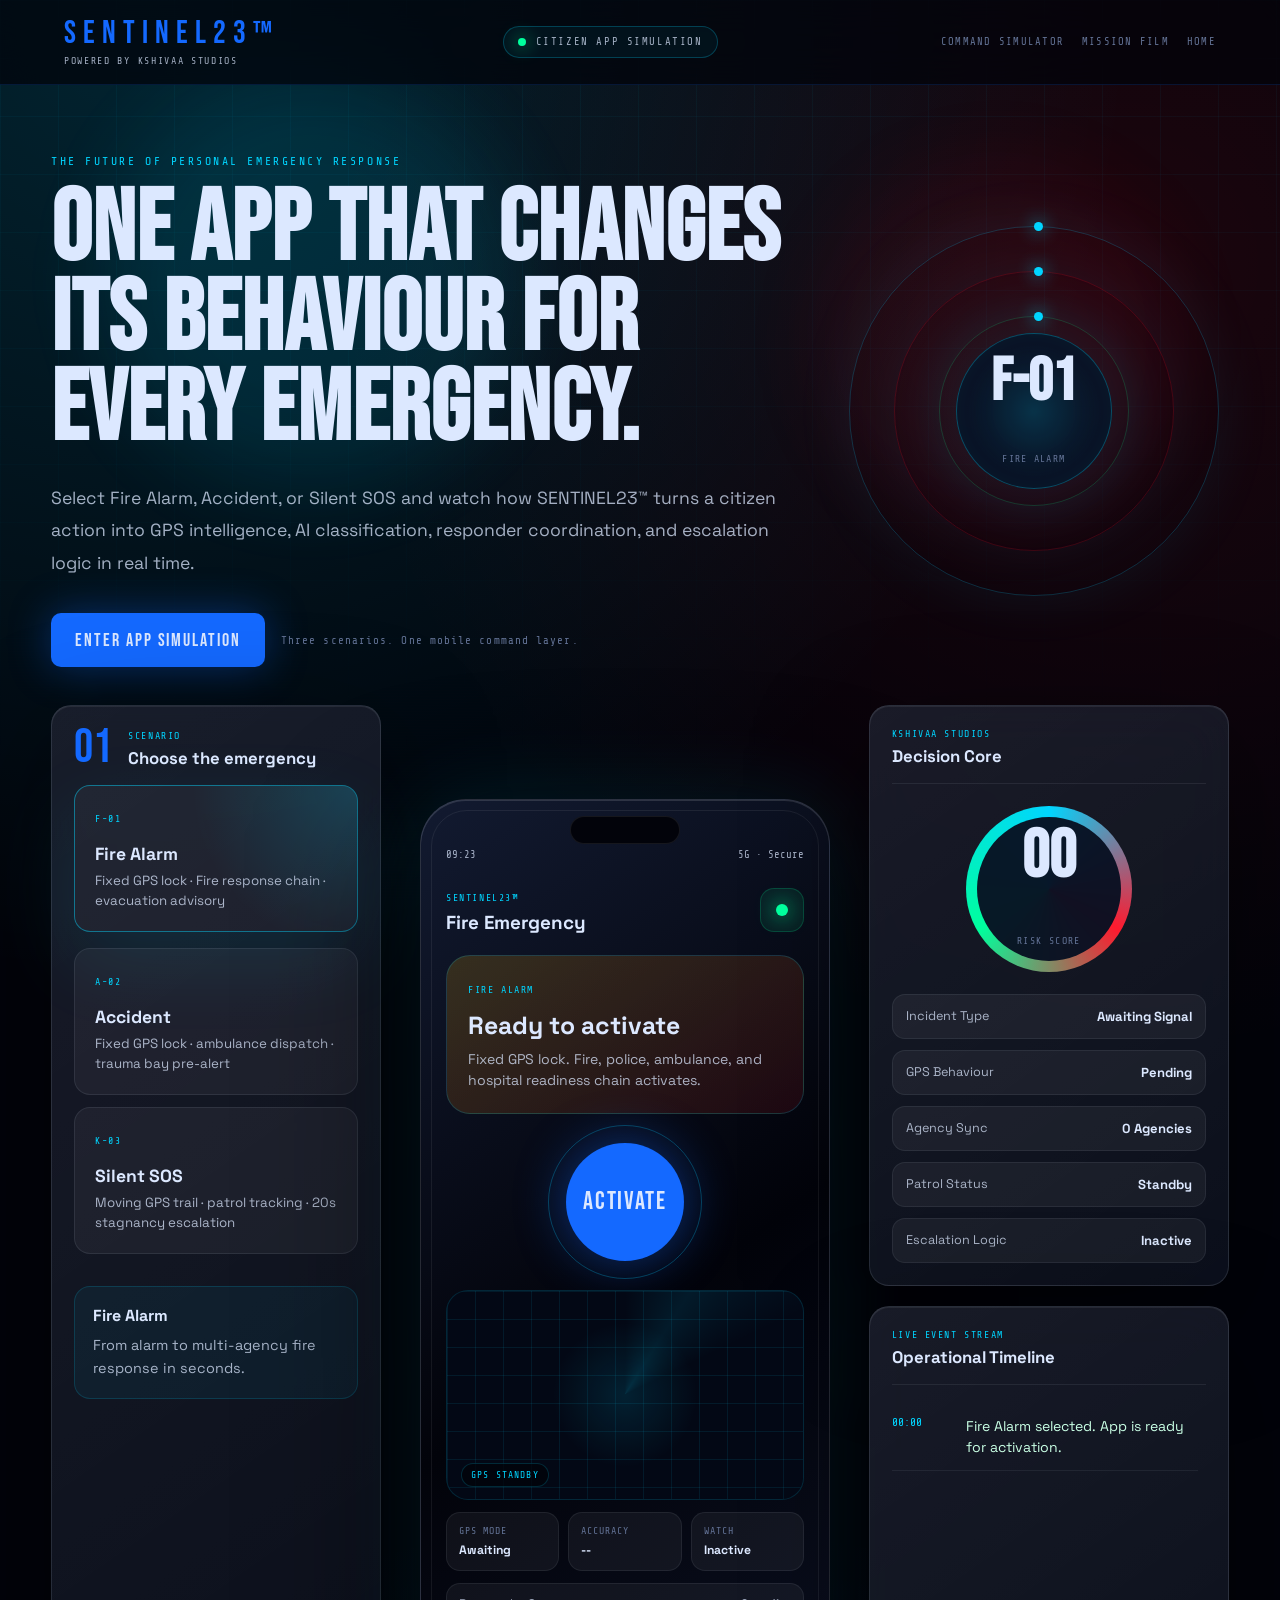
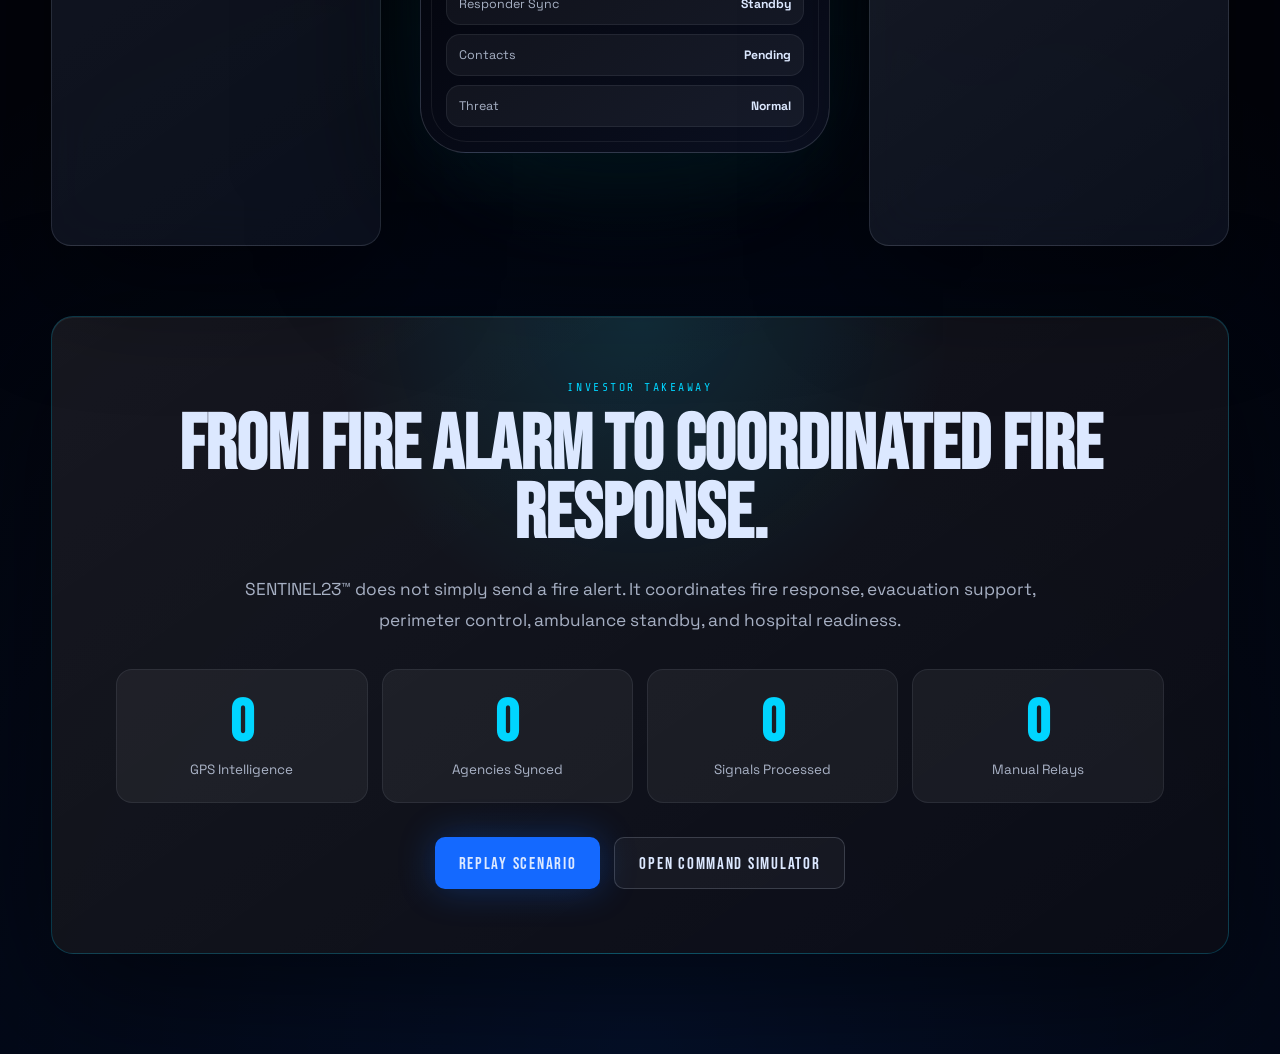
<file: app-simulator/app-simulator.html>
<!DOCTYPE html>
<html lang="en">
<head>
  <meta charset="UTF-8" />
  <meta name="viewport" content="width=device-width, initial-scale=1.0" />
  <title>SENTINEL23™ | Citizen App Simulator</title>
  <meta name="description" content="Investor-grade mobile emergency app simulation for SENTINEL23™ powered by KSHIVAA STUDIOS." />
  <link rel="preconnect" href="https://fonts.googleapis.com">
  <link rel="preconnect" href="https://fonts.gstatic.com" crossorigin>
  <link href="https://fonts.googleapis.com/css2?family=Bebas+Neue&family=Space+Grotesk:wght@300;400;500;600;700&family=Share+Tech+Mono&display=swap" rel="stylesheet">
  <link rel="stylesheet" href="app-simulator.css" />
</head>
<body>
  <div class="ambient ambient-a"></div>
  <div class="ambient ambient-b"></div>
  <div class="grid-backdrop"></div>
  <div class="grain"></div>

  <header class="topbar">
    <a href="../index.html" class="brand" aria-label="Return to SENTINEL23 homepage">
      <span>SENTINEL23™</span>
      <small>POWERED BY KSHIVAA STUDIOS</small>
    </a>
    <div class="system-pill"><i></i> CITIZEN APP SIMULATION</div>
    <nav class="top-actions">
      <a href="../simulator/simulator.html">Command Simulator</a>
      <a href="../index.html#video">Mission Film</a>
      <a href="../index.html">Home</a>
    </nav>
  </header>

  <main class="page">
    <section class="hero">
      <div class="hero-copy">
        <p class="eyebrow">THE FUTURE OF PERSONAL EMERGENCY RESPONSE</p>
        <h1>One app that changes its behaviour for every emergency.</h1>
        <p>
          Select Fire Alarm, Accident, or Silent SOS and watch how SENTINEL23™ turns a citizen action into GPS intelligence,
          AI classification, responder coordination, and escalation logic in real time.
        </p>
        <div class="hero-cta-row">
          <a href="#simulation" class="primary-link">Enter App Simulation</a>
          <span>Three scenarios. One mobile command layer.</span>
        </div>
      </div>
      <div class="hero-orbit" aria-hidden="true">
        <div class="orbit orbit-1"></div>
        <div class="orbit orbit-2"></div>
        <div class="orbit orbit-3"></div>
        <div class="orbit-core"><strong id="heroScenarioCode">F-01</strong><span id="heroScenarioLabel">FIRE ALARM</span></div>
      </div>
    </section>

    <section id="simulation" class="simulation-shell">
      <aside class="scenario-dock" aria-label="Choose scenario">
        <div class="dock-head">
          <span>01</span>
          <div>
            <p>Scenario</p>
            <h2>Choose the emergency</h2>
          </div>
        </div>

        <button class="scenario-card active" data-scenario="fire" type="button">
          <span>F-01</span>
          <strong>Fire Alarm</strong>
          <small>Fixed GPS lock · Fire response chain · evacuation advisory</small>
        </button>

        <button class="scenario-card" data-scenario="accident" type="button">
          <span>A-02</span>
          <strong>Accident</strong>
          <small>Fixed GPS lock · ambulance dispatch · trauma bay pre-alert</small>
        </button>

        <button class="scenario-card danger" data-scenario="kidnapping" type="button">
          <span>K-03</span>
          <strong>Silent SOS</strong>
          <small>Moving GPS trail · patrol tracking · 20s stagnancy escalation</small>
        </button>

        <div class="dock-note">
          <b id="scenarioHookTitle">Fire Alarm</b>
          <p id="scenarioHookText">From alarm to multi-agency fire response in seconds.</p>
        </div>
      </aside>

      <section class="phone-zone">
        <div class="phone-shadow"></div>
        <div class="phone-frame" id="phoneFrame">
          <div class="dynamic-island"></div>
          <div class="phone-status"><span>09:23</span><span>5G · Secure</span></div>

          <header class="app-head">
            <div>
              <small>SENTINEL23™</small>
              <strong id="phoneTitle">Fire Emergency</strong>
            </div>
            <div class="shield"><i></i></div>
          </header>

          <section class="emergency-card" id="emergencyCard">
            <span id="modeCode">FIRE ALARM</span>
            <h3 id="modeState">Ready to activate</h3>
            <p id="modeInstruction">Tap Activate to simulate the citizen emergency journey.</p>
          </section>

          <section class="action-core">
            <div class="core-rings"></div>
            <button id="launchBtn" type="button">ACTIVATE</button>
          </section>

          <section class="mobile-map" id="mobileMap">
            <div class="map-grid"></div>
            <div class="signal-sweep"></div>
            <div class="location-pulse" id="locationPulse"></div>
            <div class="moving-point" id="movingPoint"></div>
            <div class="patrol-point" id="patrolPoint"></div>
            <div class="trail trail-one"></div>
            <div class="trail trail-two"></div>
            <div class="trail trail-three"></div>
            <div class="lock-radius" id="lockRadius"></div>
            <div class="map-tag" id="mapTag">GPS STANDBY</div>
          </section>

          <section class="status-grid">
            <div><span>GPS Mode</span><strong id="gpsMode">Awaiting</strong></div>
            <div><span>Accuracy</span><strong id="gpsAccuracy">--</strong></div>
            <div><span>Watch</span><strong id="gpsWatch">Inactive</strong></div>
          </section>

          <section class="phone-feed">
            <div><span>Responder Sync</span><strong id="phoneResponder">Standby</strong></div>
            <div><span>Contacts</span><strong id="phoneContacts">Pending</strong></div>
            <div><span>Threat</span><strong id="phoneThreat">Normal</strong></div>
          </section>
        </div>
      </section>

      <aside class="intelligence-column">
        <div class="intel-card ai-card">
          <div class="card-title"><p>KSHIVAA STUDIOS</p><h2>Decision Core</h2></div>
          <div class="risk-orb"><strong id="riskScore">00</strong><span>Risk Score</span></div>
          <div class="intel-list">
            <div><span>Incident Type</span><strong id="incidentType">Awaiting Signal</strong></div>
            <div><span>GPS Behaviour</span><strong id="gpsBehaviour">Pending</strong></div>
            <div><span>Agency Sync</span><strong id="agencySync">0 Agencies</strong></div>
            <div><span>Patrol Status</span><strong id="patrolStatus">Standby</strong></div>
            <div><span>Escalation Logic</span><strong id="escalationLogic">Inactive</strong></div>
          </div>
        </div>

        <div class="intel-card timeline-card">
          <div class="card-title"><p>LIVE EVENT STREAM</p><h2>Operational Timeline</h2></div>
          <div class="timeline" id="timeline"></div>
        </div>
      </aside>
    </section>

    <section class="outcome-panel">
      <p class="eyebrow">INVESTOR TAKEAWAY</p>
      <h2 id="outcomeTitle">The emergency becomes a live operational event.</h2>
      <p id="outcomeText">SENTINEL23™ transforms citizen panic into structured, trackable, multi-agency emergency coordination.</p>
      <div class="metric-grid">
        <div><strong id="metricGps">0</strong><span>GPS Intelligence</span></div>
        <div><strong id="metricAgencies">0</strong><span>Agencies Synced</span></div>
        <div><strong id="metricSignals">0</strong><span>Signals Processed</span></div>
        <div><strong id="metricDelay">0</strong><span>Manual Relays</span></div>
      </div>
      <div class="outcome-actions">
        <button id="replayBtn" type="button">Replay Scenario</button>
        <a href="../simulator/simulator.html">Open Command Simulator</a>
      </div>
    </section>
  </main>

  <script src="app-simulator.js"></script>
</body>
</html>
</file>
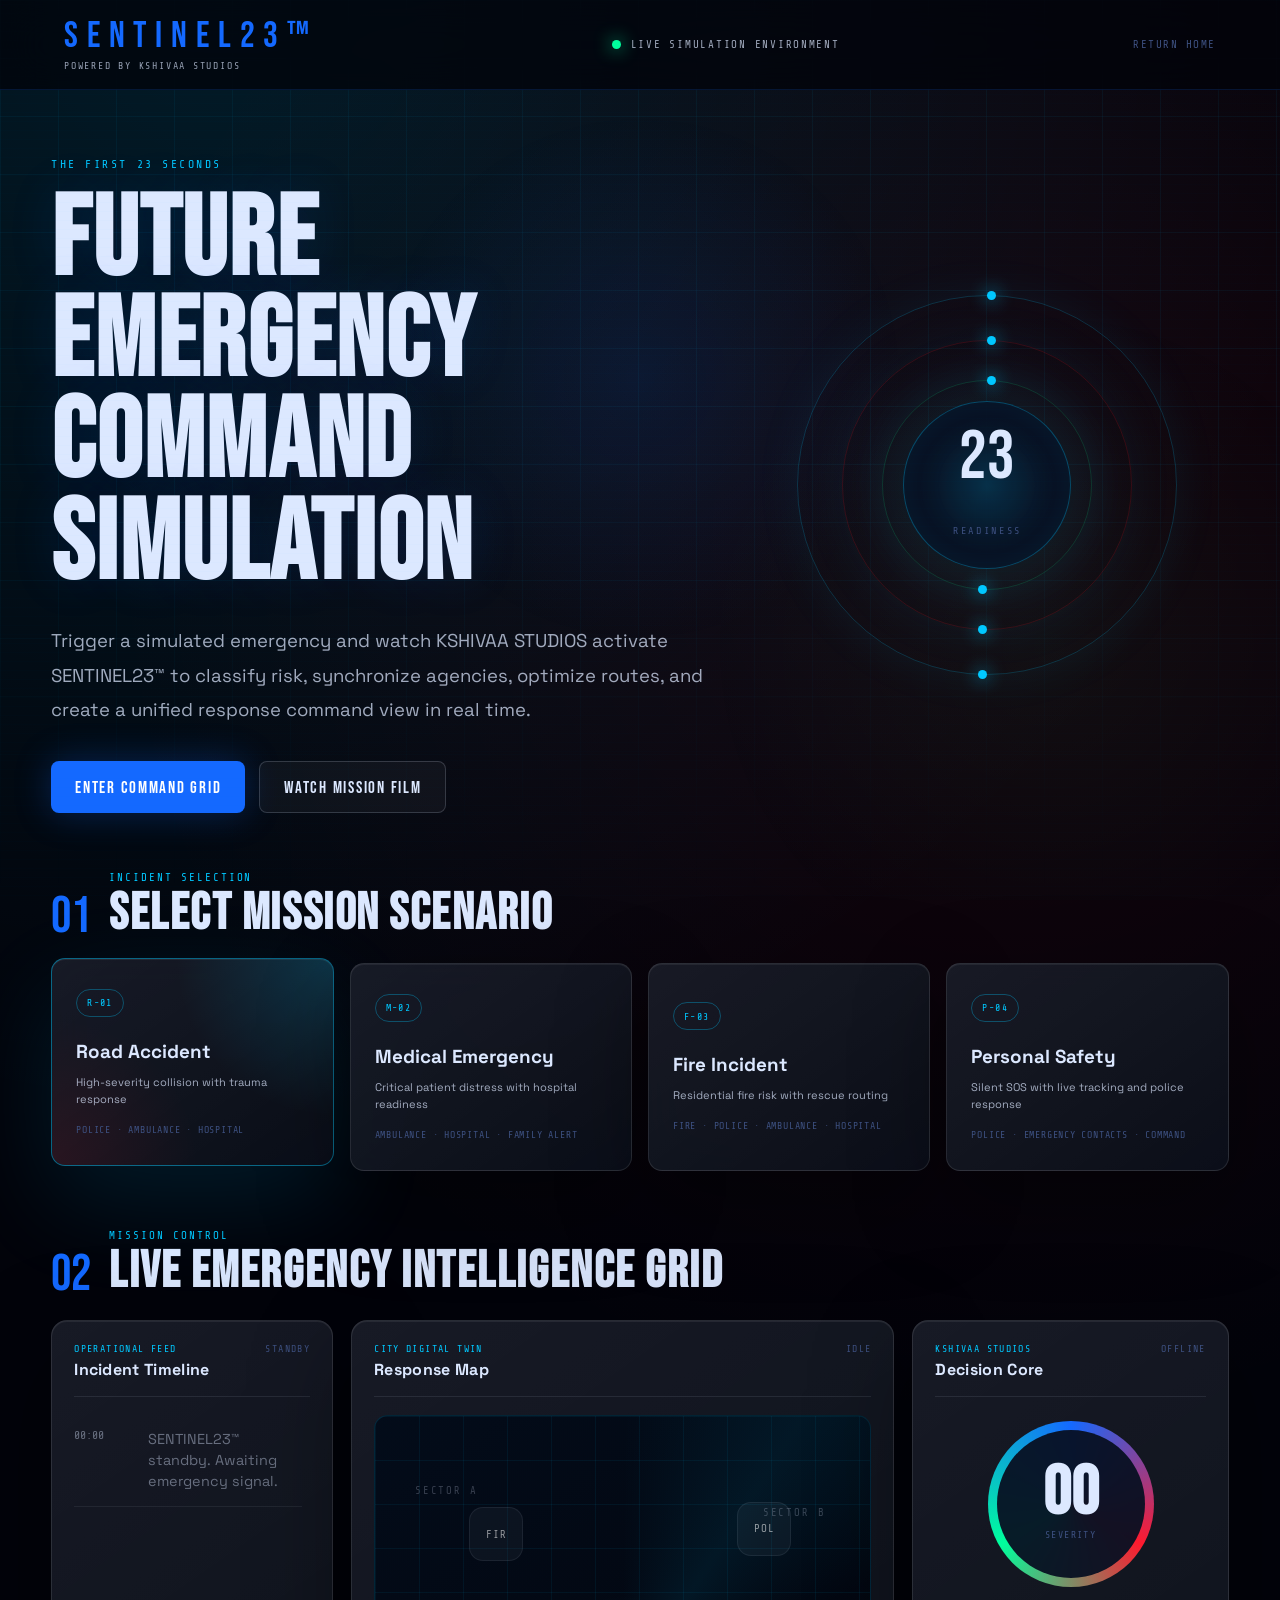
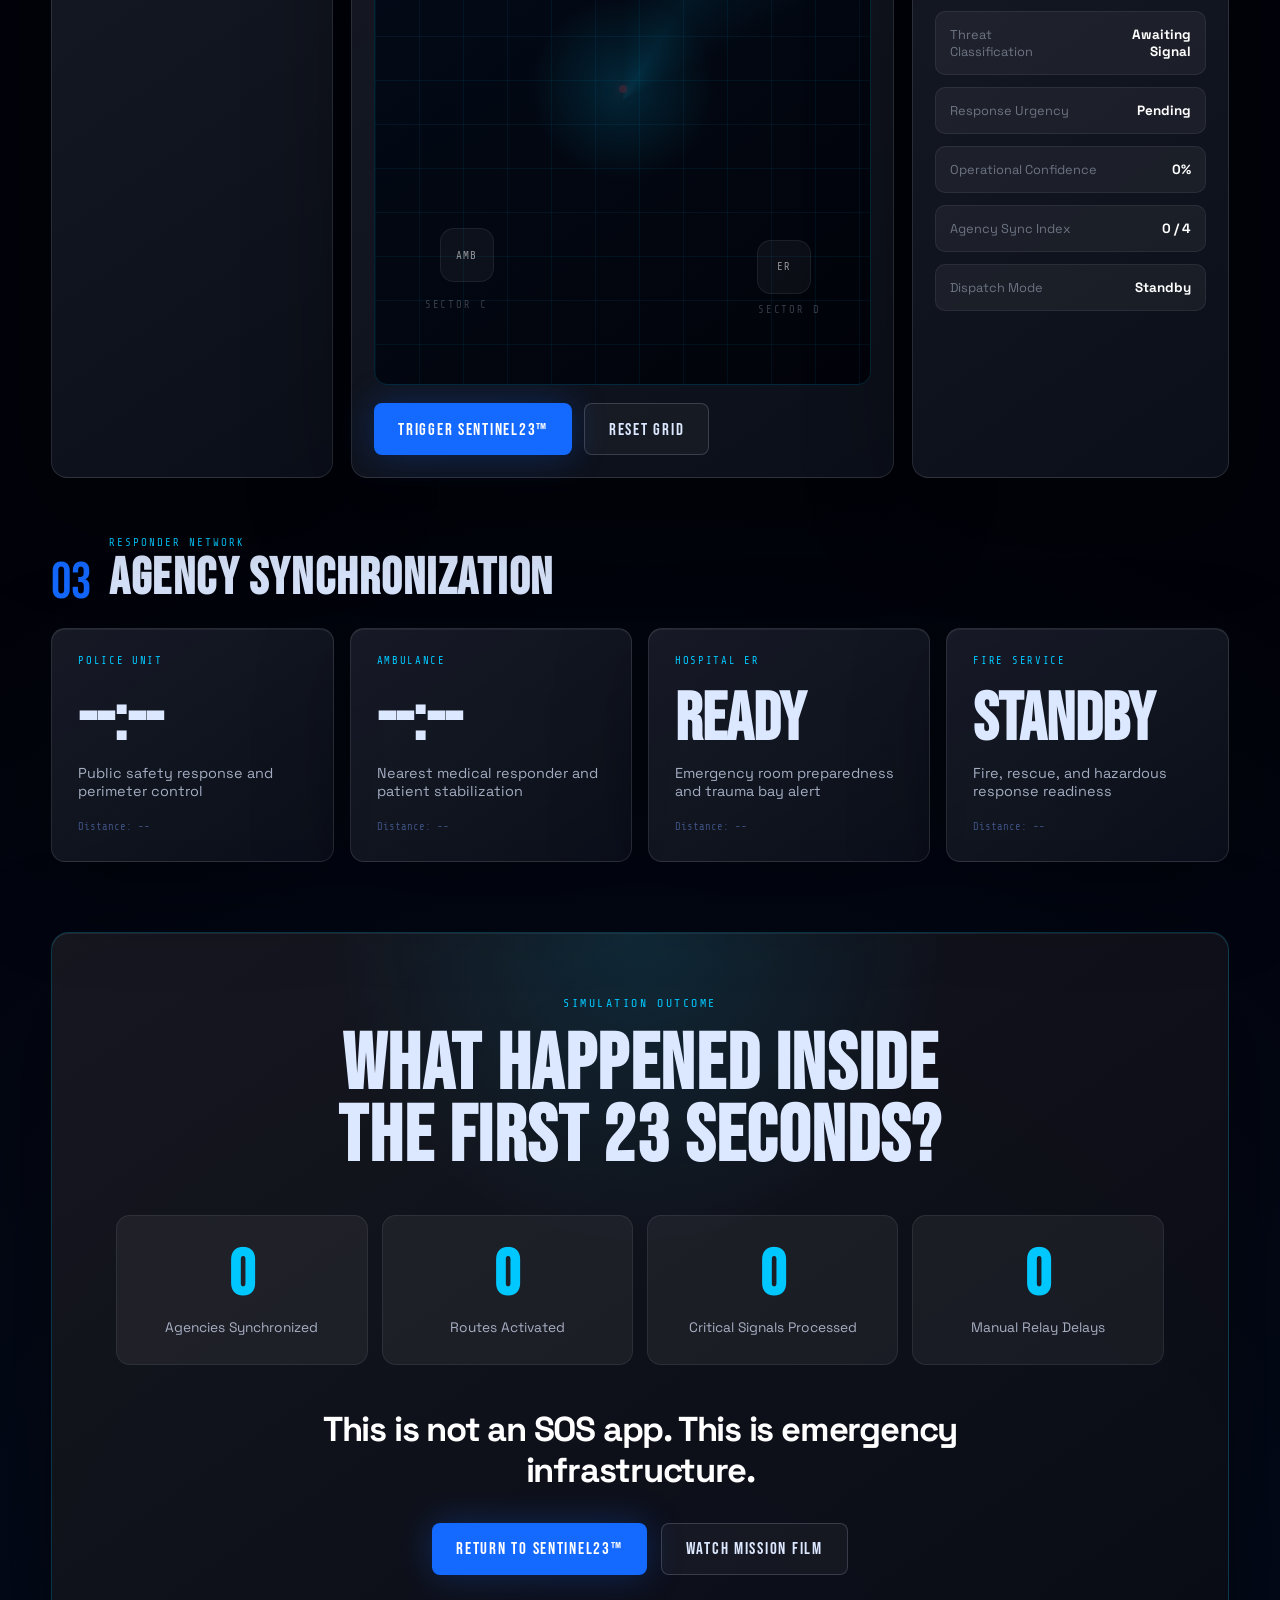
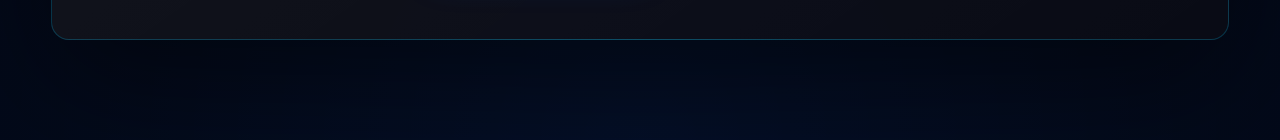
<file: simulator/simulator.html>
<!DOCTYPE html>
<html lang="en">
<head>
    <meta charset="UTF-8" />
    <meta name="viewport" content="width=device-width, initial-scale=1.0" />

    <title>SENTINEL23™ | The First 23 Seconds Simulator</title>

    <link rel="stylesheet" href="../css/style.css" />
    <link rel="stylesheet" href="simulator.css" />

    <link href="https://fonts.googleapis.com/css2?family=Bebas+Neue&family=Space+Grotesk:wght@300;400;500;600;700&family=Share+Tech+Mono&display=swap" rel="stylesheet">
</head>

<body>

    <div class="sim-bg-grid"></div>
    <div class="sim-bg-glow"></div>
    <div class="sim-scanlines"></div>

    <header class="sim-topbar">
        <a href="../index.html" class="sim-brand" aria-label="Return to SENTINEL23 homepage">
            <span class="sim-brand-main">SENTINEL23™</span>
            <span class="sim-brand-sub">POWERED BY KSHIVAA STUDIOS</span>
        </a>

        <div class="sim-top-status">
            <span class="status-light"></span>
            LIVE SIMULATION ENVIRONMENT
        </div>

        <a href="../index.html" class="sim-home-link">Return Home</a>
    </header>

    <main class="sim-shell">

        <!-- HERO -->
        <section class="sim-hero">
            <div class="sim-hero-copy">
                <p class="sim-kicker">THE FIRST 23 SECONDS</p>

                <h1>
                    Future Emergency<br>
                    Command Simulation
                </h1>

                <p>
                    Trigger a simulated emergency and watch KSHIVAA STUDIOS activate SENTINEL23™
                    to classify risk, synchronize agencies, optimize routes, and create a unified
                    response command view in real time.
                </p>

                <div class="sim-hero-actions">
                    <a href="#mission-control" class="sim-btn-primary">Enter Command Grid</a>
                    <a href="../index.html#video" class="sim-btn-secondary">Watch Mission Film</a>
                </div>
            </div>

            <div class="sim-hero-orb">
                <div class="orb-ring ring-one"></div>
                <div class="orb-ring ring-two"></div>
                <div class="orb-ring ring-three"></div>
                <div class="orb-core">
                    <span id="orbScore">00</span>
                    <small>Readiness</small>
                </div>
            </div>
        </section>

        <!-- SCENARIO SELECTION -->
        <section class="scenario-section">
            <div class="sim-section-head">
                <span>01</span>
                <div>
                    <p>Incident Selection</p>
                    <h2>Select Mission Scenario</h2>
                </div>
            </div>

            <div class="scenario-grid">
                <button class="scenario-card active" data-scenario="road">
                    <span class="scenario-code">R-01</span>
                    <strong>Road Accident</strong>
                    <small>High-severity collision with trauma response</small>
                    <em>Police · Ambulance · Hospital</em>
                </button>

                <button class="scenario-card" data-scenario="medical">
                    <span class="scenario-code">M-02</span>
                    <strong>Medical Emergency</strong>
                    <small>Critical patient distress with hospital readiness</small>
                    <em>Ambulance · Hospital · Family Alert</em>
                </button>

                <button class="scenario-card" data-scenario="fire">
                    <span class="scenario-code">F-03</span>
                    <strong>Fire Incident</strong>
                    <small>Residential fire risk with rescue routing</small>
                    <em>Fire · Police · Ambulance · Hospital</em>
                </button>

                <button class="scenario-card" data-scenario="safety">
                    <span class="scenario-code">P-04</span>
                    <strong>Personal Safety</strong>
                    <small>Silent SOS with live tracking and police response</small>
                    <em>Police · Emergency Contacts · Command</em>
                </button>
            </div>
        </section>

        <!-- COMMAND GRID -->
        <section class="command-section" id="mission-control">
            <div class="sim-section-head">
                <span>02</span>
                <div>
                    <p>Mission Control</p>
                    <h2>Live Emergency Intelligence Grid</h2>
                </div>
            </div>

            <div class="command-layout">

                <!-- LEFT FEED -->
                <aside class="command-card event-feed-card">
                    <div class="card-head">
                        <div>
                            <p>Operational Feed</p>
                            <h3>Incident Timeline</h3>
                        </div>
                        <span id="feedStatus">STANDBY</span>
                    </div>

                    <div class="feed-list" id="feedList">
                        <div class="feed-row muted">
                            <span>00:00</span>
                            <p>SENTINEL23™ standby. Awaiting emergency signal.</p>
                        </div>
                    </div>
                </aside>

                <!-- CENTER MAP -->
                <section class="command-card digital-twin-card">
                    <div class="card-head">
                        <div>
                            <p>City Digital Twin</p>
                            <h3>Response Map</h3>
                        </div>
                        <span id="mapStatus">IDLE</span>
                    </div>

                    <div class="digital-map">

                        <div class="map-raster"></div>
                        <div class="map-sweep"></div>

                        <div class="sector-label sector-a">SECTOR A</div>
                        <div class="sector-label sector-b">SECTOR B</div>
                        <div class="sector-label sector-c">SECTOR C</div>
                        <div class="sector-label sector-d">SECTOR D</div>

                        <div class="incident-node" id="incidentNode">
                            <span></span>
                        </div>

                        <div class="route-line route-police" id="routePolice"></div>
                        <div class="route-line route-ambulance" id="routeAmbulance"></div>
                        <div class="route-line route-hospital" id="routeHospital"></div>
                        <div class="route-line route-fire" id="routeFire"></div>

                        <div class="unit-node police-node" id="policeNode">
                            <span>POL</span>
                        </div>

                        <div class="unit-node ambulance-node" id="ambulanceNode">
                            <span>AMB</span>
                        </div>

                        <div class="unit-node hospital-node" id="hospitalNode">
                            <span>ER</span>
                        </div>

                        <div class="unit-node fire-node" id="fireNode">
                            <span>FIR</span>
                        </div>

                        <div class="map-lock" id="mapLock">
                            GEO-LOCK ACTIVE
                        </div>
                    </div>

                    <div class="control-strip">
                        <button id="startSimulation" class="sim-btn-primary">
                            Trigger SENTINEL23™
                        </button>

                        <button id="resetSimulation" class="sim-btn-secondary">
                            Reset Grid
                        </button>
                    </div>
                </section>

                <!-- RIGHT AI PANEL -->
                <aside class="command-card ai-card">
                    <div class="card-head">
                        <div>
                            <p>KSHIVAA STUDIOS</p>
                            <h3>Decision Core</h3>
                        </div>
                        <span id="aiStatus">OFFLINE</span>
                    </div>

                    <div class="ai-score-ring">
                        <div class="ai-score-inner">
                            <strong id="severityScore">00</strong>
                            <span>Severity</span>
                        </div>
                    </div>

                    <div class="intel-stack">
                        <div class="intel-row">
                            <span>Threat Classification</span>
                            <strong id="incidentType">Awaiting Signal</strong>
                        </div>

                        <div class="intel-row">
                            <span>Response Urgency</span>
                            <strong id="urgency">Pending</strong>
                        </div>

                        <div class="intel-row">
                            <span>Operational Confidence</span>
                            <strong id="confidence">0%</strong>
                        </div>

                        <div class="intel-row">
                            <span>Agency Sync Index</span>
                            <strong id="syncIndex">0 / 4</strong>
                        </div>

                        <div class="intel-row">
                            <span>Dispatch Mode</span>
                            <strong id="dispatchMode">Standby</strong>
                        </div>
                    </div>
                </aside>

            </div>
        </section>

        <!-- RESPONDER NETWORK -->
        <section class="responder-section">
            <div class="sim-section-head">
                <span>03</span>
                <div>
                    <p>Responder Network</p>
                    <h2>Agency Synchronization</h2>
                </div>
            </div>

            <div class="responder-grid">
                <div class="responder-card" id="cardPolice">
                    <span>Police Unit</span>
                    <strong id="policeEta">--:--</strong>
                    <p>Public safety response and perimeter control</p>
                    <small id="policeDistance">Distance: --</small>
                </div>

                <div class="responder-card" id="cardAmbulance">
                    <span>Ambulance</span>
                    <strong id="ambulanceEta">--:--</strong>
                    <p>Nearest medical responder and patient stabilization</p>
                    <small id="ambulanceDistance">Distance: --</small>
                </div>

                <div class="responder-card" id="cardHospital">
                    <span>Hospital ER</span>
                    <strong id="hospitalEta">READY</strong>
                    <p>Emergency room preparedness and trauma bay alert</p>
                    <small id="hospitalDistance">Distance: --</small>
                </div>

                <div class="responder-card" id="cardFire">
                    <span>Fire Service</span>
                    <strong id="fireEta">STANDBY</strong>
                    <p>Fire, rescue, and hazardous response readiness</p>
                    <small id="fireDistance">Distance: --</small>
                </div>
            </div>
        </section>

        <!-- OUTCOME -->
        <section class="outcome-section" id="outcomePanel">
            <p class="sim-kicker">SIMULATION OUTCOME</p>

            <h2>
                What happened inside<br>
                the first 23 seconds?
            </h2>

            <div class="outcome-grid">
                <div>
                    <strong id="outcomeAgencies">0</strong>
                    <span>Agencies Synchronized</span>
                </div>

                <div>
                    <strong id="outcomeRoutes">0</strong>
                    <span>Routes Activated</span>
                </div>

                <div>
                    <strong id="outcomeAlerts">0</strong>
                    <span>Critical Signals Processed</span>
                </div>

                <div>
                    <strong id="outcomeDelay">0</strong>
                    <span>Manual Relay Delays</span>
                </div>
            </div>

            <p class="investor-line">
                This is not an SOS app. This is emergency infrastructure.
            </p>

            <div class="outcome-actions">
                <a href="../index.html" class="sim-btn-primary">Return to SENTINEL23™</a>
                <a href="../index.html#video" class="sim-btn-secondary">Watch Mission Film</a>
            </div>
        </section>

    </main>

    <script src="simulator.js"></script>
</body>
</html>
</file>
<file: app-simulator/app-simulator.css>
/* SENTINEL23™ Citizen App Simulator V2 */
:root{--ink:#02030a;--deep:#050713;--panel:rgba(8,13,29,.72);--panel2:rgba(11,18,40,.92);--glass:rgba(255,255,255,.065);--line:rgba(220,232,255,.12);--text:#dce8ff;--soft:rgba(220,232,255,.74);--muted:#637396;--blue:#1469ff;--cyan:#00d5ff;--red:#ff1a2e;--green:#00ff9d;--amber:#ffb800;--mono:'Share Tech Mono',monospace;--bebas:'Bebas Neue',sans-serif}*{box-sizing:border-box;margin:0;padding:0}html{scroll-behavior:smooth}body{min-height:100vh;background:radial-gradient(circle at 12% 0,rgba(0,213,255,.16),transparent 34%),radial-gradient(circle at 88% 10%,rgba(255,26,46,.10),transparent 30%),radial-gradient(circle at 50% 100%,rgba(20,105,255,.13),transparent 42%),var(--ink);color:var(--text);font-family:'Space Grotesk',sans-serif;overflow-x:hidden}a{text-decoration:none;color:inherit}button{font:inherit;color:inherit;border:0;cursor:pointer}.grid-backdrop{position:fixed;inset:0;z-index:-8;background-image:linear-gradient(rgba(0,213,255,.05) 1px,transparent 1px),linear-gradient(90deg,rgba(0,213,255,.05) 1px,transparent 1px);background-size:58px 58px;mask-image:linear-gradient(#000,transparent 86%)}.ambient{position:fixed;z-index:-7;filter:blur(44px);opacity:.75;pointer-events:none}.ambient-a{width:420px;height:420px;border-radius:50%;background:rgba(0,213,255,.14);left:8%;top:8%;animation:floatA 11s ease-in-out infinite}.ambient-b{width:360px;height:360px;border-radius:50%;background:rgba(255,26,46,.10);right:8%;top:18%;animation:floatB 13s ease-in-out infinite}.grain{position:fixed;inset:0;z-index:90;pointer-events:none;opacity:.11;background:repeating-linear-gradient(0deg,transparent 0 2px,rgba(255,255,255,.08) 3px)}@keyframes floatA{50%{transform:translate(35px,20px) scale(1.05)}}@keyframes floatB{50%{transform:translate(-28px,32px) scale(.96)}}.topbar{position:sticky;top:0;z-index:80;min-height:84px;padding:18px 5vw;display:flex;align-items:center;justify-content:space-between;gap:24px;background:rgba(2,3,10,.72);border-bottom:1px solid rgba(20,105,255,.16);backdrop-filter:blur(24px)}.brand{display:flex;flex-direction:column;line-height:1}.brand span{font-family:var(--bebas);font-size:2rem;letter-spacing:.22em;color:var(--blue)}.brand small{font-family:var(--mono);font-size:.62rem;letter-spacing:.17em;color:var(--soft);margin-top:6px}.system-pill{display:inline-flex;align-items:center;gap:10px;padding:9px 14px;border-radius:999px;border:1px solid rgba(0,213,255,.24);background:rgba(0,213,255,.055);font-family:var(--mono);font-size:.66rem;letter-spacing:.15em;color:var(--soft)}.system-pill i{width:8px;height:8px;border-radius:50%;background:var(--green);box-shadow:0 0 18px var(--green);animation:pulse 1.4s infinite}.top-actions{display:flex;align-items:center;gap:18px}.top-actions a{font-family:var(--mono);font-size:.65rem;letter-spacing:.12em;text-transform:uppercase;color:var(--muted)}.top-actions a:hover{color:var(--cyan)}.page{width:min(1540px,92vw);margin:0 auto;padding:70px 0 100px}.hero{min-height:54vh;display:grid;grid-template-columns:minmax(0,1fr) 390px;gap:48px;align-items:center}.eyebrow{font-family:var(--mono);font-size:.72rem;letter-spacing:.22em;color:var(--cyan);text-transform:uppercase;margin-bottom:18px}.hero h1{font-family:var(--bebas);font-size:clamp(4rem,7.8vw,8rem);line-height:.9;letter-spacing:.01em;text-transform:uppercase;max-width:940px}.hero-copy>p:not(.eyebrow){max-width:840px;margin-top:26px;color:var(--soft);font-size:1.1rem;line-height:1.85}.hero-cta-row{margin-top:34px;display:flex;align-items:center;gap:16px;flex-wrap:wrap}.primary-link{min-height:54px;display:inline-flex;align-items:center;justify-content:center;padding:0 24px;border-radius:10px;background:var(--blue);box-shadow:0 0 42px rgba(20,105,255,.36);font-family:var(--bebas);font-size:1.1rem;letter-spacing:.11em;text-transform:uppercase}.hero-cta-row span{color:var(--muted);font-family:var(--mono);font-size:.68rem;letter-spacing:.1em}.hero-orbit{min-height:390px;display:grid;place-items:center;position:relative}.orbit{position:absolute;border-radius:50%;border:1px solid rgba(0,213,255,.21);box-shadow:0 0 60px rgba(0,213,255,.08)}.orbit-1{width:370px;height:370px;animation:spin 18s linear infinite}.orbit-2{width:280px;height:280px;border-color:rgba(255,26,46,.18);animation:spin 12s linear infinite reverse}.orbit-3{width:190px;height:190px;border-color:rgba(0,255,157,.18);animation:spin 8s linear infinite}.orbit:before{content:'';position:absolute;top:-5px;left:50%;width:9px;height:9px;border-radius:50%;background:var(--cyan);box-shadow:0 0 18px var(--cyan)}.orbit-core{width:156px;height:156px;border-radius:50%;display:grid;place-items:center;text-align:center;background:radial-gradient(circle,rgba(0,213,255,.18),transparent 62%),rgba(8,16,34,.92);border:1px solid rgba(0,213,255,.32);box-shadow:0 0 90px rgba(0,213,255,.16),inset 0 0 40px rgba(0,213,255,.08)}.orbit-core strong{font-family:var(--bebas);font-size:3.8rem;line-height:.8}.orbit-core span{font-family:var(--mono);font-size:.62rem;letter-spacing:.13em;color:var(--muted);text-transform:uppercase}.simulation-shell{display:grid;grid-template-columns:330px minmax(360px,480px) minmax(360px,1fr);gap:20px;align-items:stretch;margin-top:38px}.scenario-dock,.intel-card{border:1px solid var(--line);border-radius:20px;padding:22px;background:linear-gradient(145deg,rgba(255,255,255,.075),rgba(255,255,255,.022)),var(--panel);box-shadow:0 38px 120px rgba(0,0,0,.45),inset 0 1px 0 rgba(255,255,255,.07);backdrop-filter:blur(24px)}.dock-head{display:flex;gap:16px;align-items:flex-end;margin-bottom:20px}.dock-head>span{font-family:var(--bebas);font-size:3rem;line-height:.85;color:var(--blue)}.dock-head p,.card-title p{font-family:var(--mono);font-size:.62rem;letter-spacing:.16em;color:var(--cyan);text-transform:uppercase;margin-bottom:6px}.dock-head h2,.card-title h2{font-size:1.05rem}.scenario-card{width:100%;min-height:138px;text-align:left;border-radius:16px;padding:20px;margin-bottom:12px;background:rgba(255,255,255,.047);border:1px solid rgba(220,232,255,.09);position:relative;overflow:hidden;transition:.24s}.scenario-card:before{content:'';position:absolute;inset:0;opacity:0;background:radial-gradient(circle at right top,rgba(0,213,255,.18),transparent 52%);transition:.24s}.scenario-card:hover,.scenario-card.active{transform:translateY(-4px);border-color:rgba(0,213,255,.46);box-shadow:0 28px 80px rgba(0,213,255,.1)}.scenario-card.danger:hover,.scenario-card.danger.active{border-color:rgba(255,26,46,.48);box-shadow:0 28px 80px rgba(255,26,46,.12)}.scenario-card:hover:before,.scenario-card.active:before{opacity:1}.scenario-card>*{position:relative}.scenario-card span{font-family:var(--mono);font-size:.62rem;letter-spacing:.15em;color:var(--cyan)}.scenario-card strong{display:block;font-size:1.1rem;margin:16px 0 6px}.scenario-card small{display:block;color:var(--soft);line-height:1.5}.dock-note{margin-top:20px;border-radius:16px;padding:18px;background:rgba(0,213,255,.055);border:1px solid rgba(0,213,255,.16)}.dock-note b{display:block;margin-bottom:8px}.dock-note p{color:var(--soft);font-size:.9rem;line-height:1.6}.phone-zone{display:grid;place-items:center;position:relative}.phone-shadow{position:absolute;width:330px;height:160px;background:rgba(0,213,255,.18);filter:blur(50px);bottom:4%;border-radius:50%;opacity:.5}.phone-frame{position:relative;width:410px;min-height:805px;border-radius:46px;padding:25px;background:linear-gradient(145deg,#121a30,#02030a 54%,#0b1021);border:1px solid rgba(220,232,255,.16);box-shadow:0 60px 160px rgba(0,0,0,.67),0 0 90px rgba(0,213,255,.13),inset 0 1px 0 rgba(255,255,255,.13);overflow:hidden}.phone-frame:before{content:'';position:absolute;inset:10px;border:1px solid rgba(255,255,255,.07);border-radius:36px;pointer-events:none}.dynamic-island{position:absolute;top:16px;left:50%;transform:translateX(-50%);width:110px;height:28px;background:#02030a;border-radius:999px;border:1px solid rgba(255,255,255,.08);z-index:3}.phone-status{position:relative;z-index:2;margin-top:24px;display:flex;justify-content:space-between;font-family:var(--mono);font-size:.66rem;color:var(--soft)}.app-head{position:relative;z-index:2;margin-top:24px;display:flex;justify-content:space-between;align-items:center}.app-head small{font-family:var(--mono);font-size:.62rem;letter-spacing:.16em;color:var(--cyan)}.app-head strong{display:block;font-size:1.18rem;margin-top:4px}.shield{width:44px;height:44px;border-radius:14px;background:rgba(0,255,157,.08);border:1px solid rgba(0,255,157,.18);display:grid;place-items:center}.shield i{width:12px;height:12px;border-radius:50%;background:var(--green);box-shadow:0 0 20px var(--green);animation:pulse 1.5s infinite}.emergency-card{position:relative;z-index:2;margin-top:20px;min-height:135px;border-radius:24px;padding:21px;border:1px solid rgba(0,213,255,.18);background:linear-gradient(145deg,rgba(20,105,255,.18),rgba(255,255,255,.04));transition:.35s}.fire .emergency-card{background:linear-gradient(145deg,rgba(255,184,0,.17),rgba(255,26,46,.10))}.accident .emergency-card{background:linear-gradient(145deg,rgba(255,26,46,.18),rgba(20,105,255,.12))}.kidnapping .emergency-card{background:linear-gradient(145deg,rgba(2,3,10,.88),rgba(20,105,255,.08));border-color:rgba(220,232,255,.18)}.escalated .emergency-card{background:linear-gradient(145deg,rgba(255,26,46,.34),rgba(2,3,10,.88));border-color:rgba(255,26,46,.48);box-shadow:0 0 50px rgba(255,26,46,.28)}.emergency-card span{font-family:var(--mono);font-size:.62rem;letter-spacing:.16em;color:var(--cyan)}.emergency-card h3{font-size:1.55rem;margin:12px 0 8px}.emergency-card p{color:var(--soft);font-size:.88rem;line-height:1.52}.action-core{position:relative;z-index:2;height:176px;display:grid;place-items:center}.core-rings{position:absolute;width:154px;height:154px;border-radius:50%;border:1px solid rgba(0,213,255,.28);animation:spin 10s linear infinite}.core-rings:before,.core-rings:after{content:'';position:absolute;border-radius:50%;inset:18px;border:1px solid rgba(255,255,255,.13)}.core-rings:after{inset:38px;border-color:rgba(0,255,157,.18)}#launchBtn{position:relative;z-index:2;width:118px;height:118px;border-radius:50%;background:var(--blue);box-shadow:0 0 52px rgba(20,105,255,.46);font-family:var(--bebas);font-size:1.55rem;letter-spacing:.07em}#launchBtn:hover{transform:scale(1.045)}.running #launchBtn{background:var(--green);box-shadow:0 0 58px rgba(0,255,157,.42)}.escalated #launchBtn{background:var(--red);box-shadow:0 0 70px rgba(255,26,46,.62)}.mobile-map{position:relative;z-index:2;height:210px;border-radius:22px;overflow:hidden;background:radial-gradient(circle at 50% 50%,rgba(0,213,255,.12),transparent 35%),#030815;border:1px solid rgba(0,213,255,.15)}.map-grid{position:absolute;inset:0;background-image:linear-gradient(rgba(0,213,255,.09) 1px,transparent 1px),linear-gradient(90deg,rgba(0,213,255,.09) 1px,transparent 1px);background-size:28px 28px}.signal-sweep{position:absolute;inset:-30%;background:conic-gradient(from 0deg,transparent,rgba(0,213,255,.09),transparent 18%,transparent);animation:spin 8s linear infinite}.location-pulse{position:absolute;left:50%;top:52%;width:16px;height:16px;background:var(--red);border-radius:50%;transform:translate(-50%,-50%) scale(.35);opacity:0}.location-pulse.active{opacity:1;transform:translate(-50%,-50%) scale(1);box-shadow:0 0 30px var(--red)}.location-pulse.active:after{content:'';position:absolute;inset:-10px;border-radius:50%;border:2px solid var(--red);animation:ripple 1.45s infinite}.moving-point{position:absolute;left:20%;top:68%;width:16px;height:16px;border-radius:50%;background:var(--cyan);box-shadow:0 0 30px var(--cyan);opacity:0;transition:all 1s ease}.moving-point.active{opacity:1}.patrol-point{position:absolute;left:10%;top:80%;width:21px;height:21px;border-radius:7px;background:rgba(20,105,255,.9);box-shadow:0 0 26px var(--blue);opacity:0;transition:all 1.2s ease}.patrol-point.active{opacity:1}.trail{position:absolute;height:3px;background:linear-gradient(90deg,transparent,var(--cyan));border-radius:999px;opacity:0;filter:drop-shadow(0 0 9px var(--cyan));transform-origin:left}.trail-one{left:22%;top:70%;width:88px;transform:rotate(-18deg)}.trail-two{left:41%;top:61%;width:78px;transform:rotate(12deg)}.trail-three{left:58%;top:64%;width:66px;transform:rotate(-32deg)}.trail.active{opacity:1}.lock-radius{position:absolute;left:73%;top:48%;width:35px;height:35px;border-radius:50%;border:2px solid var(--red);opacity:0;transform:translate(-50%,-50%) scale(.6)}.lock-radius.active{opacity:1;animation:dangerRing .75s infinite alternate}.map-tag{position:absolute;left:14px;bottom:12px;padding:6px 9px;border-radius:999px;background:rgba(2,3,10,.72);border:1px solid rgba(0,213,255,.18);font-family:var(--mono);font-size:.6rem;letter-spacing:.12em;color:var(--cyan)}.status-grid{position:relative;z-index:2;display:grid;grid-template-columns:repeat(3,1fr);gap:9px;margin-top:12px}.status-grid div,.phone-feed div{padding:12px;border-radius:14px;background:rgba(255,255,255,.052);border:1px solid rgba(220,232,255,.075)}.status-grid span,.phone-feed span{display:block;font-size:.62rem;color:var(--muted);text-transform:uppercase;letter-spacing:.1em;font-family:var(--mono)}.status-grid strong,.phone-feed strong{display:block;margin-top:6px;font-size:.76rem}.phone-feed{position:relative;z-index:2;display:grid;gap:9px;margin-top:12px}.phone-feed div{display:flex;justify-content:space-between;align-items:center;gap:12px}.phone-feed span{display:inline;font-family:'Space Grotesk',sans-serif;font-size:.78rem;letter-spacing:0;text-transform:none;color:var(--soft)}.phone-feed strong{margin:0;text-align:right}.intelligence-column{display:grid;grid-template-rows:auto 1fr;gap:20px}.card-title{padding-bottom:16px;border-bottom:1px solid rgba(220,232,255,.08);margin-bottom:18px}.risk-orb{position:relative;width:166px;height:166px;border-radius:50%;margin:22px auto;display:grid;place-items:center;background:conic-gradient(var(--cyan),var(--red),var(--green),var(--cyan));animation:spin 7s linear infinite}.risk-orb:before{content:'';position:absolute;width:144px;height:144px;border-radius:50%;background:rgba(8,16,34,.96)}.risk-orb strong,.risk-orb span{position:relative;display:block;text-align:center}.risk-orb strong{font-family:var(--bebas);font-size:4.2rem;line-height:.75}.risk-orb span{font-family:var(--mono);font-size:.62rem;letter-spacing:.14em;color:var(--muted);text-transform:uppercase}.intel-list{display:grid;gap:11px}.intel-list div{display:flex;justify-content:space-between;gap:14px;padding:13px;border-radius:13px;background:rgba(255,255,255,.052);border:1px solid rgba(220,232,255,.075)}.intel-list span{color:var(--soft);font-size:.79rem}.intel-list strong{text-align:right;font-size:.82rem}.timeline-card{min-height:440px}.timeline{height:420px;overflow-y:auto;padding-right:8px}.timeline::-webkit-scrollbar{width:5px}.timeline::-webkit-scrollbar-thumb{background:rgba(0,213,255,.34);border-radius:999px}.timeline-row{display:grid;grid-template-columns:62px 1fr;gap:12px;padding:13px 0;border-bottom:1px solid rgba(220,232,255,.07);animation:enter .32s ease both}.timeline-row span{font-family:var(--mono);font-size:.7rem;color:var(--cyan)}.timeline-row p{font-size:.88rem;line-height:1.45;color:rgba(220,232,255,.86)}.timeline-row.critical p{color:#ffd7dc}.timeline-row.success p{color:#c9ffe5}.outcome-panel{margin-top:70px;border-radius:22px;text-align:center;padding:clamp(34px,5vw,70px);border:1px solid rgba(0,213,255,.22);background:radial-gradient(circle at 50% 0,rgba(0,213,255,.12),transparent 36%),linear-gradient(145deg,rgba(255,255,255,.075),rgba(255,255,255,.022)),rgba(5,6,15,.88);box-shadow:0 42px 130px rgba(0,0,0,.5),inset 0 1px 0 rgba(255,255,255,.07)}.outcome-panel h2{font-family:var(--bebas);font-size:clamp(3rem,6vw,6.2rem);line-height:.9;text-transform:uppercase}.outcome-panel>p:not(.eyebrow){max-width:860px;margin:24px auto 34px;color:var(--soft);font-size:1.08rem;line-height:1.75}.metric-grid{display:grid;grid-template-columns:repeat(4,1fr);gap:14px}.metric-grid div{padding:24px 16px;border-radius:16px;background:rgba(255,255,255,.052);border:1px solid rgba(220,232,255,.08)}.metric-grid strong{display:block;font-family:var(--bebas);font-size:3.7rem;color:var(--cyan);line-height:1}.metric-grid span{display:block;margin-top:8px;color:var(--soft);font-size:.84rem}.outcome-actions{margin-top:34px;display:flex;justify-content:center;gap:14px;flex-wrap:wrap}.outcome-actions button,.outcome-actions a{min-height:52px;display:inline-flex;align-items:center;justify-content:center;padding:0 24px;border-radius:10px;font-family:var(--bebas);font-size:1.08rem;letter-spacing:.1em;text-transform:uppercase}.outcome-actions button{background:var(--blue);box-shadow:0 0 36px rgba(20,105,255,.3)}.outcome-actions a{border:1px solid rgba(220,232,255,.18);background:rgba(255,255,255,.04)}@keyframes pulse{0%,100%{opacity:1;transform:scale(1)}50%{opacity:.38;transform:scale(.85)}}@keyframes spin{to{transform:rotate(360deg)}}@keyframes ripple{0%{transform:scale(.5);opacity:.82}100%{transform:scale(5.2);opacity:0}}@keyframes dangerRing{from{box-shadow:0 0 12px var(--red);transform:translate(-50%,-50%) scale(.8)}to{box-shadow:0 0 40px var(--red);transform:translate(-50%,-50%) scale(1.25)}}@keyframes enter{from{opacity:0;transform:translateY(8px)}to{opacity:1;transform:none}}@media(max-width:1250px){.hero,.simulation-shell{grid-template-columns:1fr}.scenario-dock{display:grid;grid-template-columns:1fr 1fr;gap:14px}.dock-head,.dock-note{grid-column:1/-1}.phone-frame{margin:0 auto}.intelligence-column{grid-template-columns:1fr 1fr}.timeline{height:320px}.metric-grid{grid-template-columns:repeat(2,1fr)}}@media(max-width:760px){.topbar{align-items:flex-start;flex-direction:column}.top-actions{flex-wrap:wrap}.page{width:min(94vw,1540px);padding-top:42px}.hero h1{font-size:3.6rem}.hero-orbit{min-height:300px}.orbit-1{width:290px;height:290px}.orbit-2{width:220px;height:220px}.orbit-3{width:160px;height:160px}.scenario-dock,.intelligence-column{display:block}.scenario-card{margin-bottom:12px}.phone-frame{width:100%;min-height:780px;border-radius:34px}.status-grid,.metric-grid{grid-template-columns:1fr}.phone-feed div{align-items:flex-start;flex-direction:column}.intelligence-column{display:grid;gap:18px;margin-top:18px}.top-actions a{font-size:.6rem}}
</file>
<file: css/style.css>
/* =====================================================
   SENTINEL23™
   Investor Edition Powered By VEDAHAM AI
===================================================== */

*{
    margin:0;
    padding:0;
    box-sizing:border-box;
}

html{
    scroll-behavior:smooth;
}

body{

    font-family:'Space Grotesk',sans-serif;

    background:#020812;

    color:white;

    overflow-x:hidden;
}

/* =====================================================
   PERSISTENT VIDEO BACKGROUND
===================================================== */

.hero-video{

    position:fixed;

    top:0;
    left:0;

    width:100vw;
    height:100vh;

    object-fit:cover;

    object-position:center center;

    z-index:-3;
}

/* =====================================================
   GLOBAL OVERLAY
===================================================== */

.video-overlay{

    position:fixed;

    inset:0;

    z-index:-2;

    background:
        linear-gradient(
            rgba(0,0,0,.45),
            rgba(0,0,0,.80)
        );
}

/* =====================================================
   HERO
===================================================== */

.hero{

    min-height:100vh;

    display:flex;

    justify-content:center;

    align-items:center;

    text-align:center;

    padding:0 8%;
}

.hero-content{

    max-width:1200px;
}

.eyebrow{

    color:#00C8FF;

    letter-spacing:4px;

    text-transform:uppercase;

    margin-bottom:30px;

    font-size:.85rem;
}

.hero h1{

    font-size:clamp(4rem,10vw,8rem);

    line-height:.9;

    text-transform:uppercase;

    margin-bottom:25px;

    font-weight:700;
}

.hero p{

    font-size:1.5rem;

    color:rgba(255,255,255,.8);

    margin-bottom:40px;
}

.scroll-button{

    display:inline-block;

    text-decoration:none;

    color:white;

    border:1px solid rgba(255,255,255,.3);

    padding:16px 36px;

    transition:.4s;
}

.scroll-button:hover{

    background:#00C8FF;

    color:#04111f;
}

/* =====================================================
   CONTENT SECTIONS
===================================================== */

.crack,
.vision{

    min-height:100vh;

    display:flex;

    justify-content:center;

    align-items:center;

    padding:120px 10%;
}

.crack-content,
.vision-content{

    max-width:1100px;

    text-align:center;
}

/* =====================================================
   PULSE
===================================================== */

.pulse{

    width:24px;

    height:24px;

    border-radius:50%;

    background:#ff4040;

    margin:0 auto 70px;

    animation:pulse 2s infinite;
}

@keyframes pulse{

    0%{

        box-shadow:
        0 0 0 0 rgba(255,64,64,.8);

    }

    100%{

        box-shadow:
        0 0 0 50px rgba(255,64,64,0);

    }
}

.pulse-highlight{

    transform:scale(1.25);

    transition:.4s ease;
}

/* =====================================================
   TYPOGRAPHY
===================================================== */

.crack h2,
.vision h2{

    font-size:clamp(3rem,7vw,6rem);

    line-height:1;

    margin-bottom:25px;
}

.crack h3{

    color:#00C8FF;

    font-size:2rem;

    font-weight:300;

    margin-bottom:35px;
}

.crack p,
.vision p{

    max-width:900px;

    margin:auto;

    line-height:1.8;

    color:rgba(255,255,255,.8);

    font-size:1.2rem;
}

.section-tag{

    display:block;

    color:#00C8FF;

    letter-spacing:4px;

    margin-bottom:25px;
}

/* =====================================================
   SECTION REVEAL
===================================================== */

.crack-content,
.vision-content{

    opacity:0;

    transform:translateY(80px);

    transition:all 1.2s ease;
}

.visible{

    opacity:1;

    transform:translateY(0);
}

/* =====================================================
   SCROLL BAR
===================================================== */

.scroll-progress{

    position:fixed;

    top:0;

    left:0;

    width:0;

    height:4px;

    z-index:99999;

    background:#00C8FF;
}

/* =====================================================
   MOBILE
===================================================== */

@media(max-width:768px){

.hero h1{

    font-size:3.5rem;
}

.hero p{

    font-size:1.1rem;
}

.crack h3{

    font-size:1.4rem;
}

.crack p,
.vision p{

    font-size:1rem;
}

}
.nav-logo {
    display: flex;
    flex-direction: column;
    line-height: 1.1;
}

.nav-logo-main {
    font-family: 'Bebas Neue', sans-serif;
    font-size: 1.6rem;
    letter-spacing: 0.25em;
    color: #00C8FF;
}

.nav-logo-sub {
    font-size: 0.6rem;
    letter-spacing: 0.25em;
    color: #ffffff;
    margin-top: 4px;
    opacity: 0.85;
}
</file>
<file: simulator/simulator.css>
/* =====================================================
   SENTINEL23™ SIMULATOR V2
   Powered by KSHIVAA STUDIOS
   Future Emergency Command Experience
===================================================== */

:root {
    --sim-ink: #02030a;
    --sim-deep: #05060f;
    --sim-surface: rgba(7, 11, 24, 0.82);
    --sim-surface-strong: rgba(8, 16, 34, 0.95);
    --sim-glass: rgba(255, 255, 255, 0.055);
    --sim-border: rgba(255, 255, 255, 0.11);
    --sim-blue: #1469ff;
    --sim-cyan: #00c8ff;
    --sim-red: #ff1a2e;
    --sim-green: #00ff9d;
    --sim-amber: #ffb800;
    --sim-text: #dce8ff;
    --sim-muted: #3d5080;
    --sim-soft: rgba(220, 232, 255, 0.72);
    --sim-dim: rgba(220, 232, 255, 0.42);
    --sim-mono: "Share Tech Mono", monospace;
}

* {
    box-sizing: border-box;
}

html {
    scroll-behavior: smooth;
}

body {
    min-height: 100vh;
    background:
        radial-gradient(circle at 18% 0%, rgba(0, 200, 255, 0.12), transparent 32%),
        radial-gradient(circle at 78% 16%, rgba(255, 26, 46, 0.08), transparent 30%),
        radial-gradient(circle at 50% 100%, rgba(20, 105, 255, 0.12), transparent 38%),
        var(--sim-ink);
    color: var(--sim-text);
    overflow-x: hidden;
}

body,
button,
a {
    font-family: "Space Grotesk", sans-serif;
}

button {
    border: 0;
    cursor: pointer;
}

a {
    text-decoration: none;
    color: inherit;
}

/* Background */
.sim-bg-grid {
    position: fixed;
    inset: 0;
    z-index: -6;
    background-image:
        linear-gradient(rgba(0, 200, 255, 0.055) 1px, transparent 1px),
        linear-gradient(90deg, rgba(0, 200, 255, 0.055) 1px, transparent 1px);
    background-size: 58px 58px;
    mask-image: linear-gradient(to bottom, black 0%, black 48%, transparent 100%);
}

.sim-bg-glow {
    position: fixed;
    inset: 0;
    z-index: -5;
    background:
        radial-gradient(circle at 50% 42%, rgba(20, 105, 255, 0.10), transparent 32%),
        radial-gradient(circle at 82% 72%, rgba(0, 255, 157, 0.045), transparent 28%);
    pointer-events: none;
}

.sim-scanlines {
    position: fixed;
    inset: 0;
    z-index: 60;
    pointer-events: none;
    opacity: 0.14;
    background: linear-gradient(
        to bottom,
        transparent,
        transparent 48%,
        rgba(0, 200, 255, 0.08),
        transparent 52%,
        transparent
    );
    background-size: 100% 9px;
}

/* Topbar */
.sim-topbar {
    min-height: 86px;
    padding: 18px 5vw;
    display: flex;
    align-items: center;
    justify-content: space-between;
    gap: 24px;
    position: sticky;
    top: 0;
    z-index: 70;
    background: rgba(2, 3, 10, 0.74);
    backdrop-filter: blur(24px);
    border-bottom: 1px solid rgba(20, 105, 255, 0.16);
}

.sim-brand {
    display: flex;
    flex-direction: column;
    line-height: 1;
}

.sim-brand-main {
    font-family: "Bebas Neue", sans-serif;
    font-size: clamp(1.7rem, 3vw, 2.3rem);
    letter-spacing: 0.24em;
    color: var(--sim-blue);
}

.sim-brand-sub {
    margin-top: 6px;
    color: rgba(220, 232, 255, 0.68);
    font-family: var(--sim-mono);
    font-size: 0.62rem;
    letter-spacing: 0.18em;
}

.sim-top-status {
    display: inline-flex;
    align-items: center;
    gap: 10px;
    color: var(--sim-soft);
    font-family: var(--sim-mono);
    font-size: 0.68rem;
    letter-spacing: 0.16em;
    text-transform: uppercase;
}

.status-light {
    width: 9px;
    height: 9px;
    border-radius: 50%;
    background: var(--sim-green);
    box-shadow: 0 0 18px var(--sim-green);
    animation: statusPulse 1.4s ease-in-out infinite;
}

@keyframes statusPulse {
    0%, 100% {
        opacity: 1;
        transform: scale(1);
    }

    50% {
        opacity: 0.35;
        transform: scale(0.82);
    }
}

.sim-home-link {
    color: var(--sim-muted);
    font-family: var(--sim-mono);
    font-size: 0.68rem;
    letter-spacing: 0.14em;
    text-transform: uppercase;
    transition: color 0.22s ease;
}

.sim-home-link:hover {
    color: var(--sim-cyan);
}

/* Shell */
.sim-shell {
    width: min(1500px, 92vw);
    margin: 0 auto;
    padding: 68px 0 100px;
}

/* Hero */
.sim-hero {
    min-height: 62vh;
    display: grid;
    grid-template-columns: minmax(0, 1.15fr) minmax(300px, 0.85fr);
    gap: 42px;
    align-items: center;
}

.sim-kicker {
    color: var(--sim-cyan);
    font-family: var(--sim-mono);
    font-size: 0.72rem;
    letter-spacing: 0.22em;
    text-transform: uppercase;
    margin-bottom: 20px;
}

.sim-hero h1 {
    font-family: "Bebas Neue", sans-serif;
    font-size: clamp(4rem, 8.8vw, 8.8rem);
    line-height: 0.9;
    letter-spacing: 0.015em;
    color: var(--sim-text);
    text-transform: uppercase;
    text-shadow: 0 0 48px rgba(20, 105, 255, 0.14);
}

.sim-hero-copy p:not(.sim-kicker) {
    max-width: 820px;
    margin-top: 28px;
    color: var(--sim-soft);
    font-size: clamp(1rem, 1.45vw, 1.22rem);
    line-height: 1.85;
}

.sim-hero-actions {
    display: flex;
    gap: 14px;
    flex-wrap: wrap;
    margin-top: 34px;
}

/* Buttons */
.sim-btn-primary,
.sim-btn-secondary {
    min-height: 52px;
    display: inline-flex;
    align-items: center;
    justify-content: center;
    padding: 0 24px;
    border-radius: 8px;
    font-family: "Bebas Neue", sans-serif;
    font-size: 1.08rem;
    letter-spacing: 0.1em;
    text-transform: uppercase;
    transition: transform 0.22s ease, box-shadow 0.22s ease, border-color 0.22s ease, background 0.22s ease;
}

.sim-btn-primary {
    color: white;
    background: var(--sim-blue);
    box-shadow: 0 0 36px rgba(20, 105, 255, 0.28);
}

.sim-btn-primary:hover {
    transform: translateY(-2px);
    background: #0f55d6;
    box-shadow: 0 10px 40px rgba(20, 105, 255, 0.42);
}

.sim-btn-primary:disabled {
    cursor: not-allowed;
    opacity: 0.52;
    filter: grayscale(1);
}

.sim-btn-secondary {
    color: var(--sim-text);
    border: 1px solid rgba(220, 232, 255, 0.18);
    background: rgba(255, 255, 255, 0.04);
}

.sim-btn-secondary:hover {
    color: var(--sim-cyan);
    border-color: rgba(0, 200, 255, 0.42);
    transform: translateY(-2px);
}

/* Orb */
.sim-hero-orb {
    min-height: 430px;
    position: relative;
    display: grid;
    place-items: center;
}

.orb-ring {
    position: absolute;
    border-radius: 50%;
    border: 1px solid rgba(0, 200, 255, 0.20);
    box-shadow: 0 0 48px rgba(0, 200, 255, 0.07);
}

.ring-one {
    width: 380px;
    height: 380px;
    animation: spinOne 18s linear infinite;
}

.ring-two {
    width: 290px;
    height: 290px;
    border-color: rgba(255, 26, 46, 0.16);
    animation: spinTwo 13s linear infinite reverse;
}

.ring-three {
    width: 210px;
    height: 210px;
    border-color: rgba(0, 255, 157, 0.15);
    animation: spinOne 9s linear infinite;
}

.orb-ring::before,
.orb-ring::after {
    content: "";
    position: absolute;
    width: 9px;
    height: 9px;
    border-radius: 50%;
    background: var(--sim-cyan);
    box-shadow: 0 0 18px var(--sim-cyan);
}

.orb-ring::before {
    top: -5px;
    left: 50%;
}

.orb-ring::after {
    bottom: -5px;
    right: 50%;
}

@keyframes spinOne {
    to {
        transform: rotate(360deg);
    }
}

@keyframes spinTwo {
    to {
        transform: rotate(360deg);
    }
}

.orb-core {
    width: 168px;
    height: 168px;
    border-radius: 50%;
    display: grid;
    place-items: center;
    text-align: center;
    position: relative;
    background:
        radial-gradient(circle, rgba(0, 200, 255, 0.18), transparent 58%),
        rgba(8, 16, 34, 0.92);
    border: 1px solid rgba(0, 200, 255, 0.32);
    box-shadow:
        0 0 80px rgba(0, 200, 255, 0.15),
        inset 0 0 40px rgba(0, 200, 255, 0.08);
}

.orb-core span {
    font-family: "Bebas Neue", sans-serif;
    font-size: 4.3rem;
    line-height: 0.8;
    color: var(--sim-text);
}

.orb-core small {
    display: block;
    margin-top: -20px;
    color: var(--sim-muted);
    font-family: var(--sim-mono);
    font-size: 0.64rem;
    letter-spacing: 0.16em;
    text-transform: uppercase;
}

/* Section Head */
.sim-section-head {
    display: flex;
    align-items: flex-end;
    gap: 18px;
    margin: 58px 0 24px;
}

.sim-section-head > span {
    color: var(--sim-blue);
    font-family: "Bebas Neue", sans-serif;
    font-size: 3.2rem;
    line-height: 0.85;
}

.sim-section-head p {
    color: var(--sim-cyan);
    font-family: var(--sim-mono);
    font-size: 0.68rem;
    letter-spacing: 0.18em;
    text-transform: uppercase;
    margin-bottom: 6px;
}

.sim-section-head h2 {
    font-family: "Bebas Neue", sans-serif;
    font-size: clamp(2.1rem, 4vw, 4rem);
    line-height: 0.95;
    letter-spacing: 0.03em;
    text-transform: uppercase;
}

/* Scenario */
.scenario-grid {
    display: grid;
    grid-template-columns: repeat(4, 1fr);
    gap: 16px;
}

.scenario-card {
    min-height: 208px;
    position: relative;
    overflow: hidden;
    text-align: left;
    color: var(--sim-text);
    padding: 24px;
    border-radius: 14px;
    border: 1px solid var(--sim-border);
    background:
        linear-gradient(145deg, rgba(255,255,255,0.07), rgba(255,255,255,0.02)),
        var(--sim-surface);
    backdrop-filter: blur(22px);
    box-shadow:
        0 32px 90px rgba(0, 0, 0, 0.38),
        inset 0 1px 0 rgba(255, 255, 255, 0.06);
    transition: transform 0.25s ease, border-color 0.25s ease, box-shadow 0.25s ease;
}

.scenario-card::before {
    content: "";
    position: absolute;
    inset: 0;
    opacity: 0;
    background:
        radial-gradient(circle at top right, rgba(0, 200, 255, 0.18), transparent 45%),
        radial-gradient(circle at bottom left, rgba(255, 26, 46, 0.10), transparent 42%);
    transition: opacity 0.25s ease;
}

.scenario-card:hover,
.scenario-card.active {
    transform: translateY(-5px);
    border-color: rgba(0, 200, 255, 0.46);
    box-shadow:
        0 36px 100px rgba(0, 200, 255, 0.12),
        inset 0 1px 0 rgba(255, 255, 255, 0.08);
}

.scenario-card:hover::before,
.scenario-card.active::before {
    opacity: 1;
}

.scenario-card > * {
    position: relative;
    z-index: 2;
}

.scenario-code {
    display: inline-flex;
    min-height: 28px;
    align-items: center;
    padding: 0 10px;
    border: 1px solid rgba(0, 200, 255, 0.32);
    border-radius: 999px;
    color: var(--sim-cyan);
    font-family: var(--sim-mono);
    font-size: 0.62rem;
    letter-spacing: 0.14em;
    margin-bottom: 22px;
}

.scenario-card strong {
    display: block;
    font-size: 1.18rem;
    margin-bottom: 10px;
}

.scenario-card small {
    display: block;
    color: var(--sim-soft);
    line-height: 1.55;
    margin-bottom: 16px;
}

.scenario-card em {
    display: block;
    color: var(--sim-muted);
    font-family: var(--sim-mono);
    font-style: normal;
    font-size: 0.62rem;
    letter-spacing: 0.08em;
    text-transform: uppercase;
}

/* Command Layout */
.command-layout {
    display: grid;
    grid-template-columns: 0.82fr 1.58fr 0.92fr;
    gap: 18px;
}

.command-card {
    border: 1px solid var(--sim-border);
    background:
        linear-gradient(145deg, rgba(255,255,255,0.07), rgba(255,255,255,0.024)),
        var(--sim-surface);
    backdrop-filter: blur(24px);
    border-radius: 16px;
    padding: 22px;
    box-shadow:
        0 34px 100px rgba(0,0,0,0.40),
        inset 0 1px 0 rgba(255,255,255,0.07);
}

.card-head {
    display: flex;
    justify-content: space-between;
    align-items: flex-start;
    gap: 16px;
    padding-bottom: 16px;
    margin-bottom: 18px;
    border-bottom: 1px solid rgba(220, 232, 255, 0.09);
}

.card-head p {
    color: var(--sim-cyan);
    font-family: var(--sim-mono);
    font-size: 0.62rem;
    letter-spacing: 0.14em;
    text-transform: uppercase;
    margin-bottom: 5px;
}

.card-head h3 {
    font-size: 1rem;
    letter-spacing: 0.02em;
}

.card-head > span {
    color: var(--sim-muted);
    font-family: var(--sim-mono);
    font-size: 0.62rem;
    letter-spacing: 0.14em;
    text-transform: uppercase;
}

/* Feed */
.feed-list {
    height: 560px;
    overflow-y: auto;
    padding-right: 8px;
}

.feed-list::-webkit-scrollbar {
    width: 5px;
}

.feed-list::-webkit-scrollbar-thumb {
    background: rgba(0, 200, 255, 0.38);
    border-radius: 999px;
}

.feed-row {
    display: grid;
    grid-template-columns: 62px 1fr;
    gap: 12px;
    padding: 14px 0;
    border-bottom: 1px solid rgba(220, 232, 255, 0.07);
    animation: feedEnter 0.35s ease both;
}

.feed-row span {
    color: var(--sim-cyan);
    font-family: var(--sim-mono);
    font-size: 0.72rem;
}

.feed-row p {
    color: rgba(220, 232, 255, 0.88);
    font-size: 0.9rem;
    line-height: 1.45;
}

.feed-row.critical p {
    color: #ffd8dc;
}

.feed-row.success p {
    color: #caffdf;
}

.feed-row.muted span,
.feed-row.muted p {
    color: var(--sim-dim);
}

@keyframes feedEnter {
    from {
        opacity: 0;
        transform: translateY(8px);
    }

    to {
        opacity: 1;
        transform: none;
    }
}

/* Digital Map */
.digital-map {
    position: relative;
    min-height: 570px;
    overflow: hidden;
    border-radius: 14px;
    border: 1px solid rgba(0, 200, 255, 0.16);
    background:
        radial-gradient(circle at 50% 48%, rgba(0, 200, 255, 0.16), transparent 24%),
        linear-gradient(145deg, rgba(3, 12, 26, 0.98), rgba(2, 3, 10, 0.98));
}

.map-raster {
    position: absolute;
    inset: 0;
    background-image:
        linear-gradient(rgba(0,200,255,0.09) 1px, transparent 1px),
        linear-gradient(90deg, rgba(0,200,255,0.09) 1px, transparent 1px);
    background-size: 44px 44px;
    opacity: 0.75;
}

.map-sweep {
    position: absolute;
    inset: -20%;
    background: conic-gradient(
        from 0deg,
        transparent,
        rgba(0, 200, 255, 0.08),
        transparent 18%,
        transparent
    );
    animation: mapSweep 8s linear infinite;
}

@keyframes mapSweep {
    to {
        transform: rotate(360deg);
    }
}

.sector-label {
    position: absolute;
    z-index: 2;
    color: rgba(220, 232, 255, 0.24);
    font-family: var(--sim-mono);
    font-size: 0.66rem;
    letter-spacing: 0.18em;
}

.sector-a {
    left: 8%;
    top: 12%;
}

.sector-b {
    right: 9%;
    top: 16%;
}

.sector-c {
    left: 10%;
    bottom: 13%;
}

.sector-d {
    right: 10%;
    bottom: 12%;
}

.incident-node {
    position: absolute;
    z-index: 8;
    left: 50%;
    top: 48%;
    width: 20px;
    height: 20px;
    border-radius: 50%;
    background: var(--sim-red);
    transform: translate(-50%, -50%) scale(0.4);
    opacity: 0.18;
    box-shadow: 0 0 30px var(--sim-red);
    transition: 0.4s ease;
}

.incident-node span {
    position: absolute;
    inset: -10px;
    border-radius: 50%;
    border: 2px solid var(--sim-red);
    opacity: 0;
}

.incident-node.active {
    opacity: 1;
    transform: translate(-50%, -50%) scale(1);
}

.incident-node.active span {
    animation: incidentPulse 1.45s ease-out infinite;
}

@keyframes incidentPulse {
    0% {
        transform: scale(0.5);
        opacity: 0.85;
    }

    100% {
        transform: scale(6.2);
        opacity: 0;
    }
}

.unit-node {
    position: absolute;
    z-index: 9;
    width: 54px;
    height: 54px;
    border-radius: 14px;
    display: grid;
    place-items: center;
    color: white;
    background: rgba(220, 232, 255, 0.08);
    border: 1px solid rgba(220, 232, 255, 0.14);
    font-family: var(--sim-mono);
    font-size: 0.68rem;
    letter-spacing: 0.09em;
    opacity: 0.56;
    transition: transform 0.45s ease, opacity 0.45s ease, box-shadow 0.45s ease, background 0.45s ease;
}

.unit-node.active {
    opacity: 1;
    transform: scale(1.08);
}

.police-node {
    right: 16%;
    top: 15%;
}

.police-node.active {
    background: rgba(20, 105, 255, 0.24);
    box-shadow: 0 0 30px rgba(20, 105, 255, 0.48);
}

.ambulance-node {
    left: 13%;
    bottom: 18%;
}

.ambulance-node.active {
    background: rgba(0, 255, 157, 0.20);
    box-shadow: 0 0 30px rgba(0, 255, 157, 0.42);
}

.hospital-node {
    right: 12%;
    bottom: 16%;
}

.hospital-node.active {
    background: rgba(255, 184, 0, 0.20);
    box-shadow: 0 0 30px rgba(255, 184, 0, 0.34);
}

.fire-node {
    left: 19%;
    top: 16%;
}

.fire-node.active {
    background: rgba(255, 26, 46, 0.22);
    box-shadow: 0 0 30px rgba(255, 26, 46, 0.40);
}

.route-line {
    position: absolute;
    z-index: 6;
    height: 3px;
    opacity: 0;
    border-radius: 999px;
    transform-origin: left center;
    filter: drop-shadow(0 0 10px currentColor);
}

.route-line.active {
    opacity: 1;
    animation: routeGlow 0.9s ease-in-out infinite alternate;
}

.route-police {
    right: 21%;
    top: 25%;
    width: 35%;
    color: var(--sim-blue);
    transform: rotate(151deg);
    background: linear-gradient(90deg, transparent, var(--sim-blue));
}

.route-ambulance {
    left: 18%;
    bottom: 27%;
    width: 39%;
    color: var(--sim-green);
    transform: rotate(-27deg);
    background: linear-gradient(90deg, transparent, var(--sim-green));
}

.route-hospital {
    right: 18%;
    bottom: 25%;
    width: 31%;
    color: var(--sim-amber);
    transform: rotate(204deg);
    background: linear-gradient(90deg, transparent, var(--sim-amber));
}

.route-fire {
    left: 23%;
    top: 25%;
    width: 31%;
    color: var(--sim-red);
    transform: rotate(25deg);
    background: linear-gradient(90deg, transparent, var(--sim-red));
}

@keyframes routeGlow {
    from {
        box-shadow: 0 0 8px currentColor;
    }

    to {
        box-shadow: 0 0 24px currentColor;
    }
}

.map-lock {
    position: absolute;
    z-index: 12;
    left: 50%;
    top: calc(48% + 30px);
    transform: translateX(-50%);
    opacity: 0;
    color: rgba(220, 232, 255, 0.74);
    font-family: var(--sim-mono);
    font-size: 0.66rem;
    letter-spacing: 0.15em;
    transition: opacity 0.35s ease;
}

.map-lock.active {
    opacity: 1;
}

.control-strip {
    display: flex;
    gap: 12px;
    margin-top: 18px;
}

/* AI */
.ai-score-ring {
    width: 166px;
    height: 166px;
    margin: 24px auto;
    border-radius: 50%;
    display: grid;
    place-items: center;
    position: relative;
    background:
        radial-gradient(circle, rgba(0,200,255,0.14), transparent 58%),
        conic-gradient(from 0deg, var(--sim-blue), var(--sim-red), var(--sim-green), var(--sim-blue));
    animation: aiSpin 7s linear infinite;
}

.ai-score-ring::before {
    content: "";
    position: absolute;
    inset: 9px;
    border-radius: 50%;
    background: var(--sim-surface-strong);
}

.ai-score-inner {
    position: relative;
    text-align: center;
}

.ai-score-inner strong {
    display: block;
    font-family: "Bebas Neue", sans-serif;
    font-size: 4.3rem;
    line-height: 0.8;
}

.ai-score-inner span {
    color: var(--sim-muted);
    font-family: var(--sim-mono);
    font-size: 0.62rem;
    letter-spacing: 0.14em;
    text-transform: uppercase;
}

@keyframes aiSpin {
    to {
        transform: rotate(360deg);
    }
}

.intel-stack {
    display: grid;
    gap: 12px;
}

.intel-row {
    display: flex;
    align-items: center;
    justify-content: space-between;
    gap: 14px;
    padding: 14px;
    border-radius: 10px;
    background: rgba(255,255,255,0.05);
    border: 1px solid rgba(220,232,255,0.07);
}

.intel-row span {
    color: var(--sim-dim);
    font-size: 0.8rem;
}

.intel-row strong {
    color: white;
    text-align: right;
    font-size: 0.84rem;
}

/* Responders */
.responder-grid {
    display: grid;
    grid-template-columns: repeat(4, 1fr);
    gap: 16px;
}

.responder-card {
    min-height: 210px;
    padding: 26px;
    border-radius: 14px;
    position: relative;
    overflow: hidden;
    border: 1px solid var(--sim-border);
    background:
        linear-gradient(145deg, rgba(255,255,255,0.07), rgba(255,255,255,0.02)),
        var(--sim-surface);
    box-shadow:
        0 30px 90px rgba(0,0,0,0.36),
        inset 0 1px 0 rgba(255,255,255,0.06);
    transition: transform 0.28s ease, border-color 0.28s ease, box-shadow 0.28s ease;
}

.responder-card::after {
    content: "";
    position: absolute;
    inset: auto -30% -62% -30%;
    height: 90%;
    background: radial-gradient(circle, rgba(0, 200, 255, 0.18), transparent 58%);
    opacity: 0;
    transition: opacity 0.3s ease;
}

.responder-card.active {
    transform: translateY(-6px);
    border-color: rgba(0, 200, 255, 0.42);
    box-shadow:
        0 34px 100px rgba(0, 200, 255, 0.12),
        inset 0 1px 0 rgba(255,255,255,0.08);
}

.responder-card.active::after {
    opacity: 1;
}

.responder-card span,
.responder-card strong,
.responder-card p,
.responder-card small {
    position: relative;
    z-index: 2;
}

.responder-card span {
    display: block;
    color: var(--sim-cyan);
    font-family: var(--sim-mono);
    font-size: 0.66rem;
    letter-spacing: 0.16em;
    text-transform: uppercase;
}

.responder-card strong {
    display: block;
    margin: 20px 0 10px;
    font-family: "Bebas Neue", sans-serif;
    font-size: 4.2rem;
    line-height: 1;
}

.responder-card p {
    color: var(--sim-soft);
    font-size: 0.9rem;
    margin-bottom: 14px;
}

.responder-card small {
    color: var(--sim-muted);
    font-family: var(--sim-mono);
    font-size: 0.66rem;
}

/* Outcome */
.outcome-section {
    margin-top: 70px;
    padding: clamp(34px, 5vw, 70px);
    border-radius: 18px;
    text-align: center;
    border: 1px solid rgba(0, 200, 255, 0.22);
    background:
        radial-gradient(circle at 50% 0%, rgba(0, 200, 255, 0.12), transparent 34%),
        linear-gradient(145deg, rgba(255,255,255,0.07), rgba(255,255,255,0.02)),
        rgba(5, 6, 15, 0.88);
    box-shadow:
        0 40px 120px rgba(0,0,0,0.48),
        inset 0 1px 0 rgba(255,255,255,0.07);
}

.outcome-section h2 {
    font-family: "Bebas Neue", sans-serif;
    font-size: clamp(3rem, 6.2vw, 6.8rem);
    line-height: 0.9;
    letter-spacing: 0.02em;
    text-transform: uppercase;
    margin-bottom: 42px;
}

.outcome-grid {
    display: grid;
    grid-template-columns: repeat(4, 1fr);
    gap: 14px;
}

.outcome-grid div {
    padding: 28px 18px;
    border-radius: 14px;
    background: rgba(255,255,255,0.055);
    border: 1px solid rgba(220,232,255,0.08);
}

.outcome-grid strong {
    display: block;
    font-family: "Bebas Neue", sans-serif;
    font-size: 4rem;
    color: var(--sim-cyan);
    line-height: 1;
}

.outcome-grid span {
    display: block;
    margin-top: 10px;
    color: var(--sim-soft);
    font-size: 0.86rem;
}

.investor-line {
    max-width: 860px;
    margin: 44px auto 32px;
    color: white;
    font-size: clamp(1.4rem, 2.7vw, 2.5rem);
    line-height: 1.18;
    font-weight: 800;
    letter-spacing: -0.035em;
}

.outcome-actions {
    display: flex;
    justify-content: center;
    gap: 14px;
    flex-wrap: wrap;
}

/* Responsive */
@media (max-width: 1180px) {
    .sim-hero,
    .command-layout {
        grid-template-columns: 1fr;
    }

    .sim-hero-orb {
        min-height: 340px;
    }

    .scenario-grid,
    .responder-grid,
    .outcome-grid {
        grid-template-columns: repeat(2, 1fr);
    }

    .feed-list {
        height: 300px;
    }
}

@media (max-width: 740px) {
    .sim-topbar {
        flex-direction: column;
        align-items: flex-start;
    }

    .sim-top-status {
        font-size: 0.6rem;
        letter-spacing: 0.12em;
    }

    .sim-shell {
        width: min(94vw, 1500px);
        padding: 42px 0 78px;
    }

    .sim-hero {
        min-height: auto;
    }

    .sim-hero h1 {
        font-size: 3.55rem;
    }

    .sim-hero-actions,
    .control-strip,
    .outcome-actions {
        flex-direction: column;
    }

    .sim-btn-primary,
    .sim-btn-secondary {
        width: 100%;
    }

    .scenario-grid,
    .responder-grid,
    .outcome-grid {
        grid-template-columns: 1fr;
    }

    .digital-map {
        min-height: 440px;
    }

    .unit-node {
        width: 46px;
        height: 46px;
        font-size: 0.58rem;
    }

    .sim-section-head {
        align-items: flex-start;
        flex-direction: column;
        gap: 8px;
    }

    .ring-one {
        width: 310px;
        height: 310px;
    }

    .ring-two {
        width: 235px;
        height: 235px;
    }

    .ring-three {
        width: 170px;
        height: 170px;
    }
}
</file>
